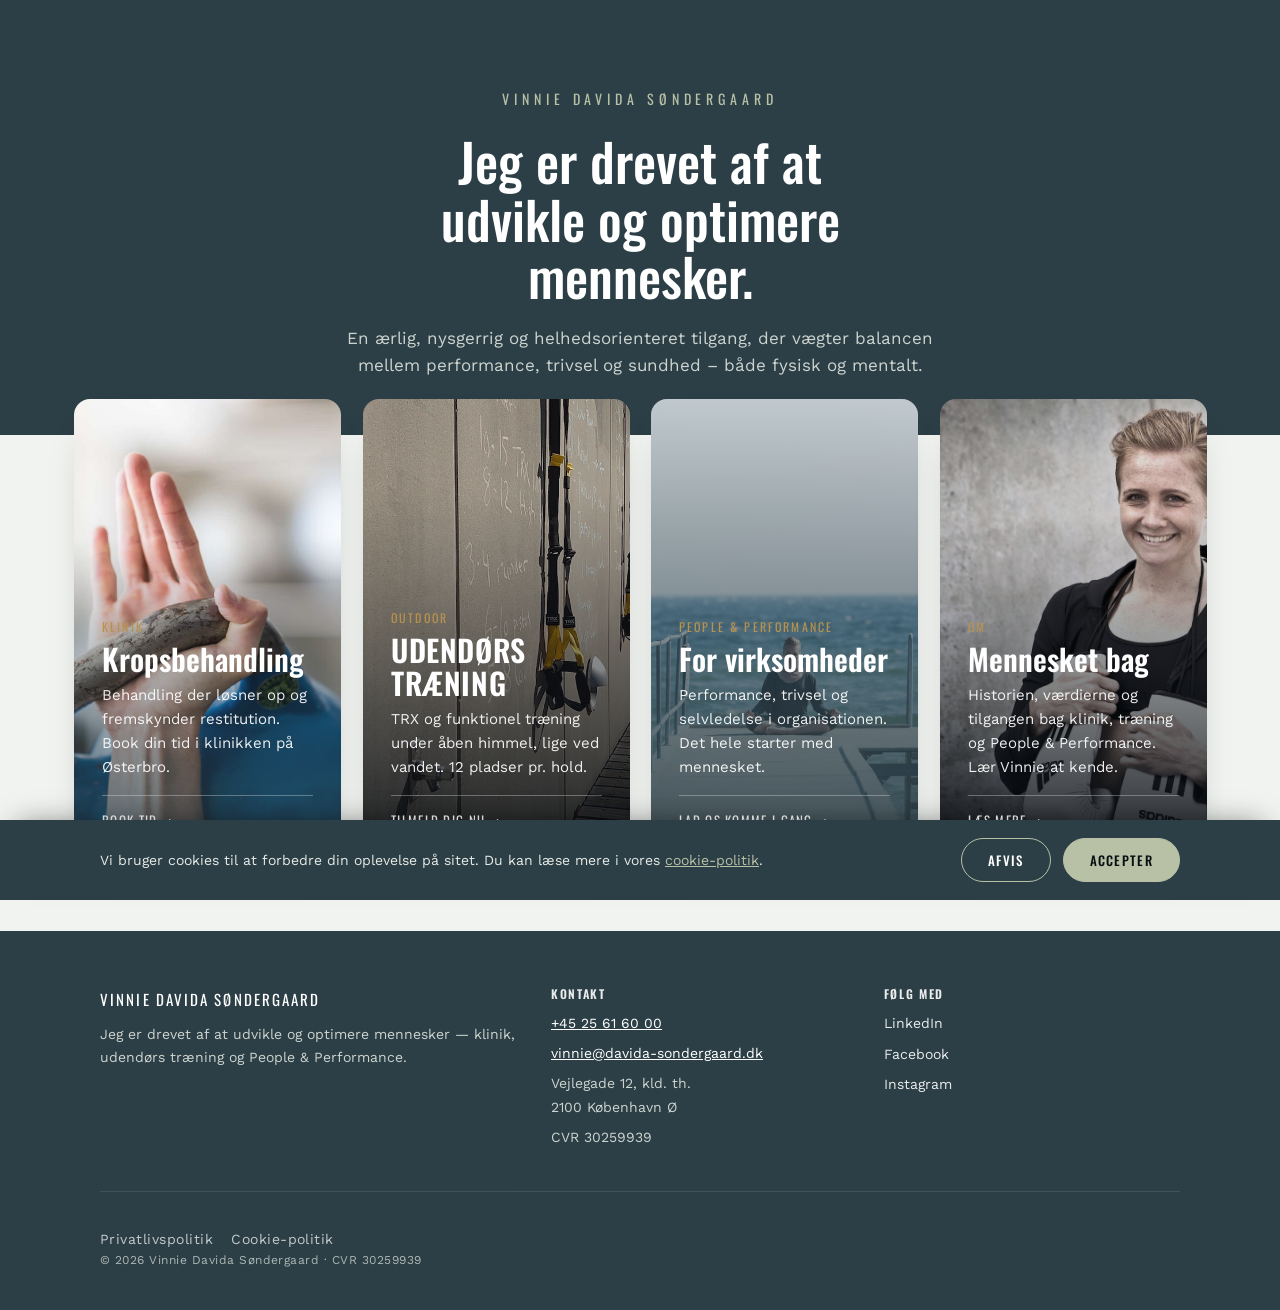
<file: index.html>
<!DOCTYPE html>
<html lang="da">
<head>
<meta charset="utf-8">
<meta name="viewport" content="width=device-width, initial-scale=1">
<!-- Set html.js before paint so .reveal start-state applies without a flash
     (progressive enhancement — see assets/js/reveal.js). -->
<script>document.documentElement.classList.add('js');</script>
<title>Vinnie Davida Søndergaard — Klinik, Workout & People & Performance</title>
<link rel="canonical" href="https://rhjensen79.github.io/davida/">
<meta name="description" content="Jeg er drevet af at udvikle og optimere mennesker — fysiurgisk massage, udendørs TRX-træning og People & Performance til mennesker og organisationer.">

<!-- Favicon -->
<link rel="icon" type="image/png" href="assets/images/source/favicon.png">
<link rel="apple-touch-icon" href="assets/images/source/favicon.png">
<meta name="theme-color" content="#2c3f46">

<!-- Open Graph -->
<meta property="og:type" content="website">
<meta property="og:site_name" content="Vinnie Davida Søndergaard">
<meta property="og:locale" content="da_DK">
<meta property="og:title" content="Vinnie Davida Søndergaard — Klinik, Workout & People & Performance">
<meta property="og:description" content="Jeg er drevet af at udvikle og optimere mennesker — fysiurgisk massage, udendørs TRX-træning og People & Performance til mennesker og organisationer.">
<meta property="og:url" content="https://rhjensen79.github.io/davida/">
<meta property="og:image" content="https://rhjensen79.github.io/davida/assets/images/source/vinnie-davida-soendergaard-photo-martin-kaufmann-dsc-3793.jpg">

<!-- Twitter -->
<meta name="twitter:card" content="summary_large_image">
<meta name="twitter:title" content="Vinnie Davida Søndergaard — Klinik, Workout & People & Performance">
<meta name="twitter:description" content="Jeg er drevet af at udvikle og optimere mennesker — fysiurgisk massage, udendørs TRX-træning og People & Performance til mennesker og organisationer.">
<meta name="twitter:image" content="https://rhjensen79.github.io/davida/assets/images/source/vinnie-davida-soendergaard-photo-martin-kaufmann-dsc-3793.jpg">
<!-- Preload the first (top-left) focus-tile image — the likely LCP element. -->
<link rel="preload" as="image" href="assets/images/source/vinnie-davida-soendergaard-photo-martin-kaufmann-dsc-4499.jpg">
<link rel="preconnect" href="https://fonts.googleapis.com">
<link rel="preconnect" href="https://fonts.gstatic.com" crossorigin>
<link href="https://fonts.googleapis.com/css2?family=Oswald:wght@300;400;500;600;700&family=Work+Sans:wght@300;400;500;600&display=swap" rel="stylesheet">
<link rel="stylesheet" href="assets/css/tokens.css">
<style>
  body { background: var(--c-wash); }
  header.hero {
    text-align: center; padding: 88px 24px 56px; background: var(--c-slate); color: #fff;
  }
  header.hero .brand {
    font-family: var(--font-head); text-transform: uppercase; letter-spacing: .35em;
    font-size: 14px; color: var(--c-sage); margin-bottom: 22px;
  }
  header.hero h1 {
    font-size: clamp(30px, 5vw, 52px); font-weight: 500; max-width: 16ch; margin: 0 auto .4em;
  }
  header.hero p { max-width: 56ch; margin: 0 auto; color: #cdd4cf; font-size: 17px; }

  /* Four equal focus tiles in a row (wraps to 2-up, then 1-up on smaller screens). */
  .focuses { max-width: 1180px; margin: -36px auto 0; padding: 0 24px 72px;
    display: grid; gap: 22px; grid-template-columns: repeat(4, 1fr); }
  @media (max-width: 980px){ .focuses { grid-template-columns: repeat(2, 1fr); } }
  @media (max-width: 560px){ .focuses { grid-template-columns: 1fr; } }
  .tile {
    position: relative; border-radius: 16px; overflow: hidden; text-decoration: none;
    min-height: 460px; display: flex; flex-direction: column; justify-content: flex-end;
    color: #fff; box-shadow: 0 20px 40px -24px rgba(0,0,0,.4);
    transition: transform .25s ease, box-shadow .25s ease;
  }
  .tile:hover { transform: translateY(-6px); box-shadow: 0 28px 54px -24px rgba(0,0,0,.5); }
  .tile .bg { position: absolute; inset: 0; background-size: cover; background-position: center; transition: transform .5s ease; }
  .tile:hover .bg { transform: scale(1.05); }
  .tile .veil { position: absolute; inset: 0; }
  .tile .body { position: relative; padding: 28px; }
  .tile .tag { font-family: var(--font-head); text-transform: uppercase; letter-spacing: .18em; font-size: 12px; color: var(--c-gold); }
  .tile h2 { font-size: 30px; margin: 6px 0 8px; }
  .tile p { margin: 0 0 16px; font-size: 15px; opacity: .92; max-width: 34ch; }
  .tile .go { font-family: var(--font-head); text-transform: uppercase; letter-spacing: .1em; font-size: 13px;
    border-top: 1px solid rgba(255,255,255,.3); padding-top: 14px; }

  /* Klinik — light & calm */
  .c-klinik .bg { background-image: url('assets/images/source/vinnie-davida-soendergaard-photo-martin-kaufmann-dsc-4499.jpg'); }
  .c-klinik .veil { background: linear-gradient(180deg, rgba(240,243,240,0) 30%, rgba(44,63,70,.78) 100%); }

  /* Workout — bold & dark */
  .c-workout .bg { background-image: url('assets/images/source/split-trx.jpg'); }
  .c-workout .veil { background: linear-gradient(180deg, rgba(8,13,18,.15) 20%, rgba(8,13,18,.88) 100%); }
  .c-workout h2 { text-transform: uppercase; letter-spacing: .02em; }

  /* People & Performance — refined slate */
  .c-pp .bg { background-image: url('assets/images/source/vinnie-davida-soendergaard-photo-martin-kaufmann-dsc-3914-1.jpg'); }
  .c-pp .veil { background: linear-gradient(180deg, rgba(44,63,70,.25) 0%, rgba(44,63,70,.92) 100%); }

  /* Om — same image-tile style and size as the other three. */
  .c-om .bg { background-image: url('assets/images/source/vinnie-davida-soendergaard-portrait-muusfoto.jpg');
    background-position: center top; }
  .c-om .veil { background: linear-gradient(180deg, rgba(8,13,18,.12) 25%, rgba(8,13,18,.9) 100%); }

  /* Landing footer tone: dark slate, on the pale-green page */
  .site-footer { --foot-bg: var(--c-slate); --foot-fg: #cdd4cf; --foot-head: #fff; --foot-link: #fff; }
</style>

<!-- Structured data (#23): the person/brand behind all three focuses. -->
<script type="application/ld+json">
{
  "@context": "https://schema.org",
  "@type": "Person",
  "name": "Vinnie Davida Søndergaard",
  "url": "https://rhjensen79.github.io/davida/",
  "image": "https://rhjensen79.github.io/davida/assets/images/source/vinnie-davida-soendergaard-portrait-muusfoto.jpg",
  "jobTitle": "Fysiurgisk massør, træner & people-and-performance-rådgiver",
  "description": "Jeg er drevet af at udvikle og optimere mennesker — fysiurgisk massage, udendørs TRX-træning og People & Performance til mennesker og organisationer.",
  "telephone": "+4525616000",
  "email": "vinnie@davida-sondergaard.dk",
  "address": {
    "@type": "PostalAddress",
    "streetAddress": "Vejlegade 12, kld. th.",
    "postalCode": "2100",
    "addressLocality": "København Ø",
    "addressCountry": "DK"
  },
  "sameAs": [
    "https://www.facebook.com/lifepoweredthroughinside",
    "https://www.instagram.com/vinnie_davida_sondergaard"
  ],
  "knowsAbout": ["Fysiurgisk massage", "TRX", "Funktionel træning", "Performance", "Trivsel", "Selvledelse"]
}
</script>
</head>
<body>
  <header class="hero">
    <div class="brand">Vinnie Davida Søndergaard</div>
    <h1>Jeg er drevet af at udvikle og optimere mennesker.</h1>
    <p>En ærlig, nysgerrig og helhedsorienteret tilgang, der vægter balancen mellem performance, trivsel og sundhed – både fysisk og mentalt.</p>
  </header>

  <main class="focuses reveal-stagger">
    <a class="tile c-klinik reveal" href="klinik/">
      <div class="bg"></div><div class="veil"></div>
      <div class="body">
        <div class="tag">Klinik</div>
        <h2>Kropsbehandling</h2>
        <p>Behandling der løsner op og fremskynder restitution. Book din tid i klinikken på Østerbro.</p>
        <div class="go">Book tid →</div>
      </div>
    </a>

    <a class="tile c-workout reveal" href="workout/">
      <div class="bg"></div><div class="veil"></div>
      <div class="body">
        <div class="tag">Outdoor</div>
        <h2>Udendørs træning</h2>
        <p>TRX og funktionel træning under åben himmel, lige ved vandet. 12 pladser pr. hold.</p>
        <div class="go">Tilmeld dig nu →</div>
      </div>
    </a>

    <a class="tile c-pp reveal" href="people-performance/">
      <div class="bg"></div><div class="veil"></div>
      <div class="body">
        <div class="tag">People &amp; Performance</div>
        <h2>For virksomheder</h2>
        <p>Performance, trivsel og selvledelse i organisationen. Det hele starter med mennesket.</p>
        <div class="go">Lad os komme i gang →</div>
      </div>
    </a>

    <a class="tile c-om reveal" href="om/">
      <div class="bg"></div><div class="veil"></div>
      <div class="body">
        <div class="tag">Om</div>
        <h2>Mennesket bag</h2>
        <p>Historien, værdierne og tilgangen bag klinik, træning og People &amp; Performance. Lær Vinnie at kende.</p>
        <div class="go">Læs mere →</div>
      </div>
    </a>
  </main>

  <!-- ===================================================================
       CANONICAL SHARED FOOTER (see assets/css/tokens.css .site-footer)
       This exact markup is duplicated on all four pages. Keep it identical;
       only the asset/href path prefix differs ("" on the hub, "../" on
       sub-sites) and tone is set via the .site-footer custom properties in
       each page's <style>.
       =================================================================== -->
  <footer class="site-footer">
    <div class="foot-inner">
      <div>
        <p class="foot-brand">Vinnie Davida Søndergaard</p>
        <p>Jeg er drevet af at udvikle og optimere mennesker — klinik, udendørs træning og People &amp; Performance.</p>
      </div>
      <div>
        <h4>Kontakt</h4>
        <p><a href="tel:+4525616000">+45 25 61 60 00</a></p>
        <p><a href="mailto:vinnie@davida-sondergaard.dk">vinnie@davida-sondergaard.dk</a></p>
        <p>Vejlegade 12, kld. th.<br>2100 København Ø</p>
        <p>CVR 30259939</p>
      </div>
      <div>
        <h4>Følg med</h4>
        <div class="social">
          <a href="https://www.linkedin.com/search/results/all/?keywords=Vinnie%20Davida%20S%C3%B8ndergaard" target="_blank" rel="noopener">LinkedIn</a>
          <a href="https://www.facebook.com/lifepoweredthroughinside" target="_blank" rel="noopener">Facebook</a>
          <a href="https://www.instagram.com/vinnie_davida_sondergaard" target="_blank" rel="noopener">Instagram</a>
        </div>
      </div>
    </div>
    <div class="foot-base">
      <div class="foot-legal">
        <a href="privatlivspolitik.html">Privatlivspolitik</a>
        <a href="cookie-politik.html">Cookie-politik</a>
      </div>
      © <span id="year">2026</span> Vinnie Davida Søndergaard · CVR 30259939
    </div>
  </footer>
  <script src="assets/js/nav.js" defer></script>
  <script src="assets/js/reveal.js" defer></script>
  <script src="assets/js/cookie.js" data-path-prefix="" defer></script>
</body>
</html>
</file>
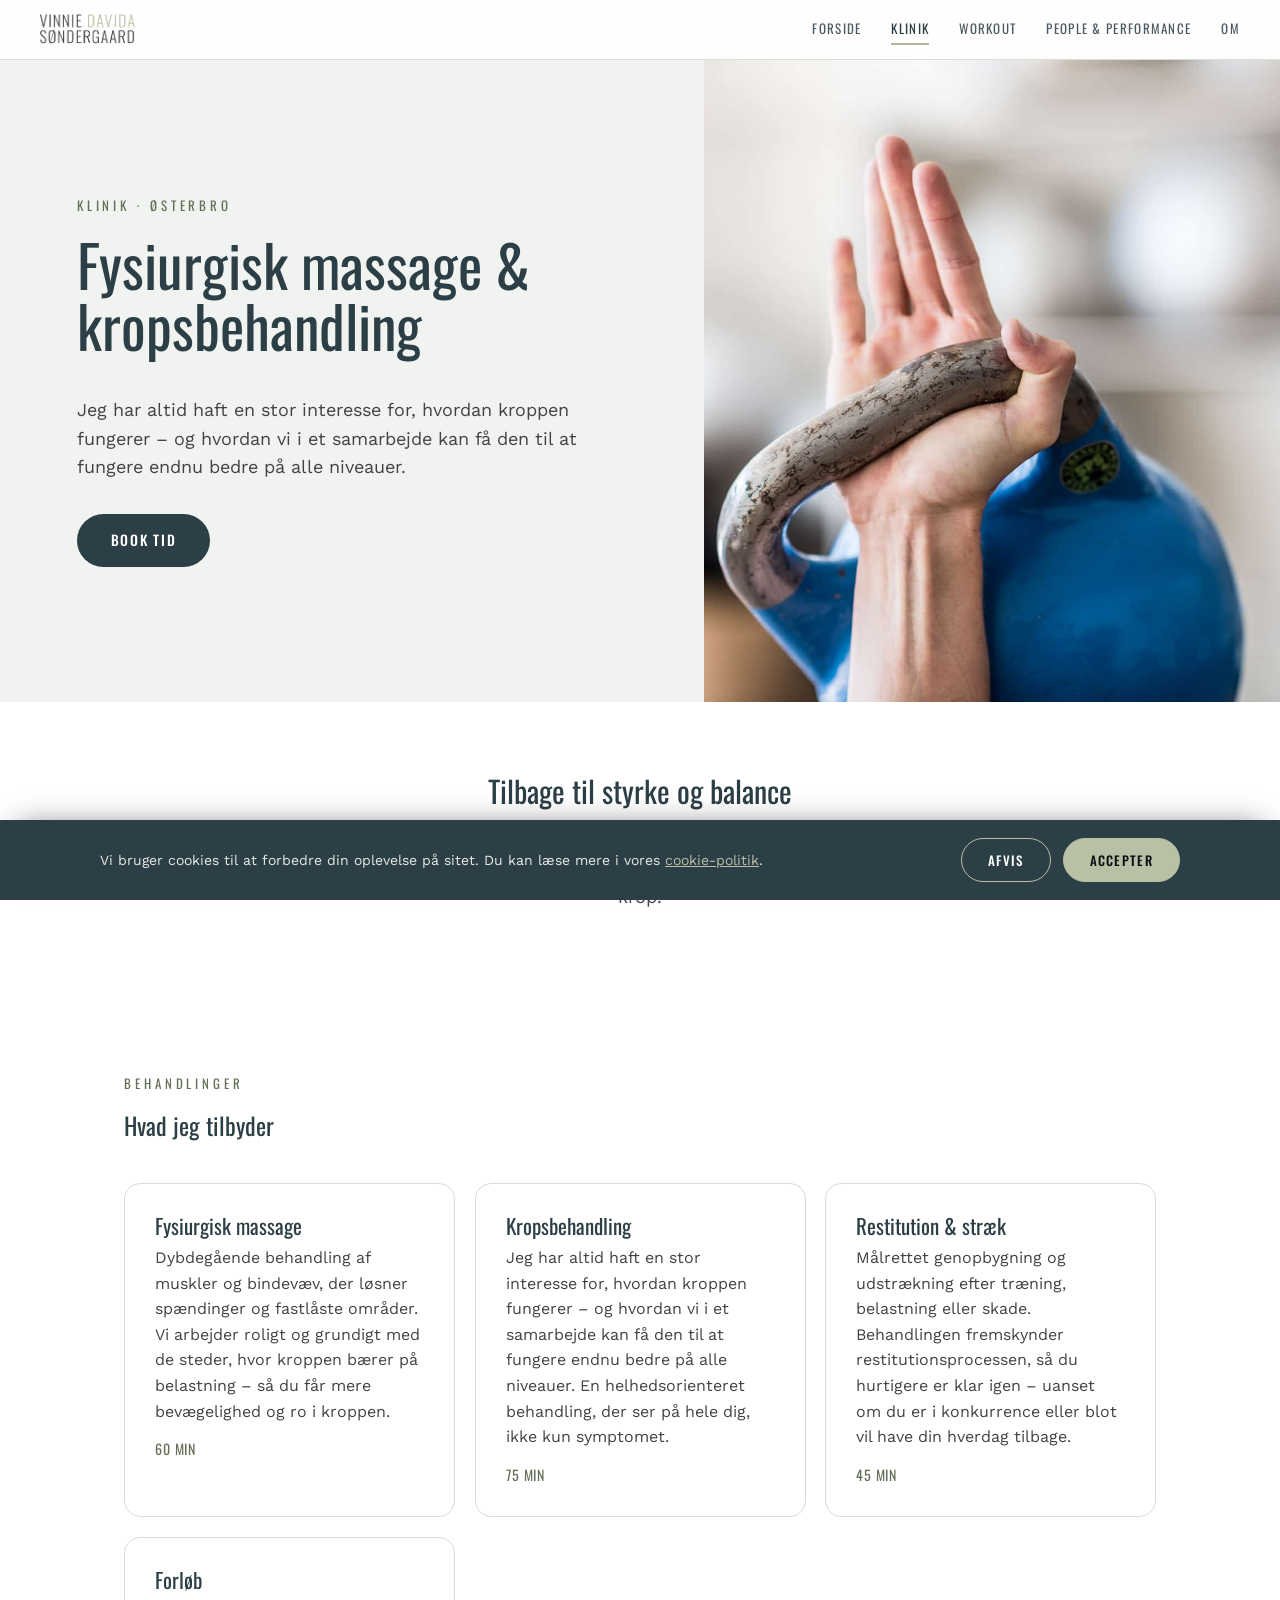
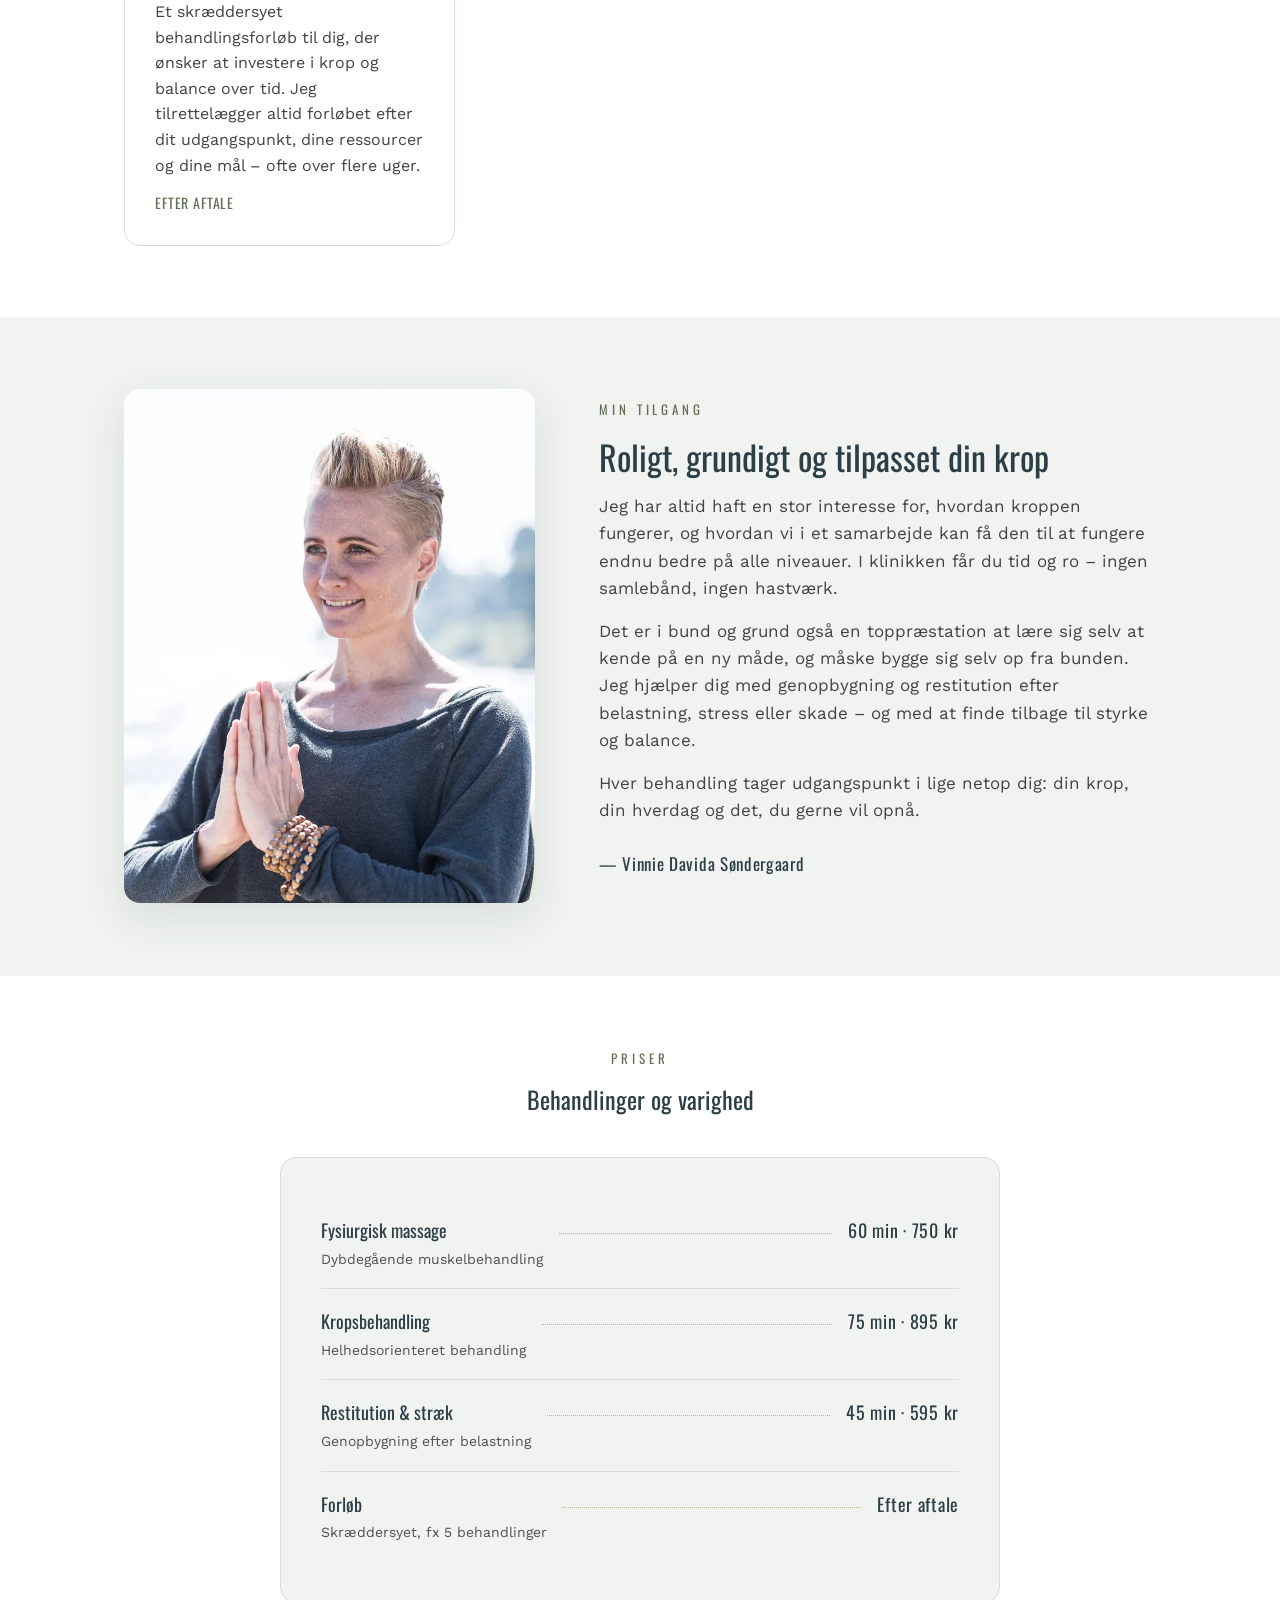
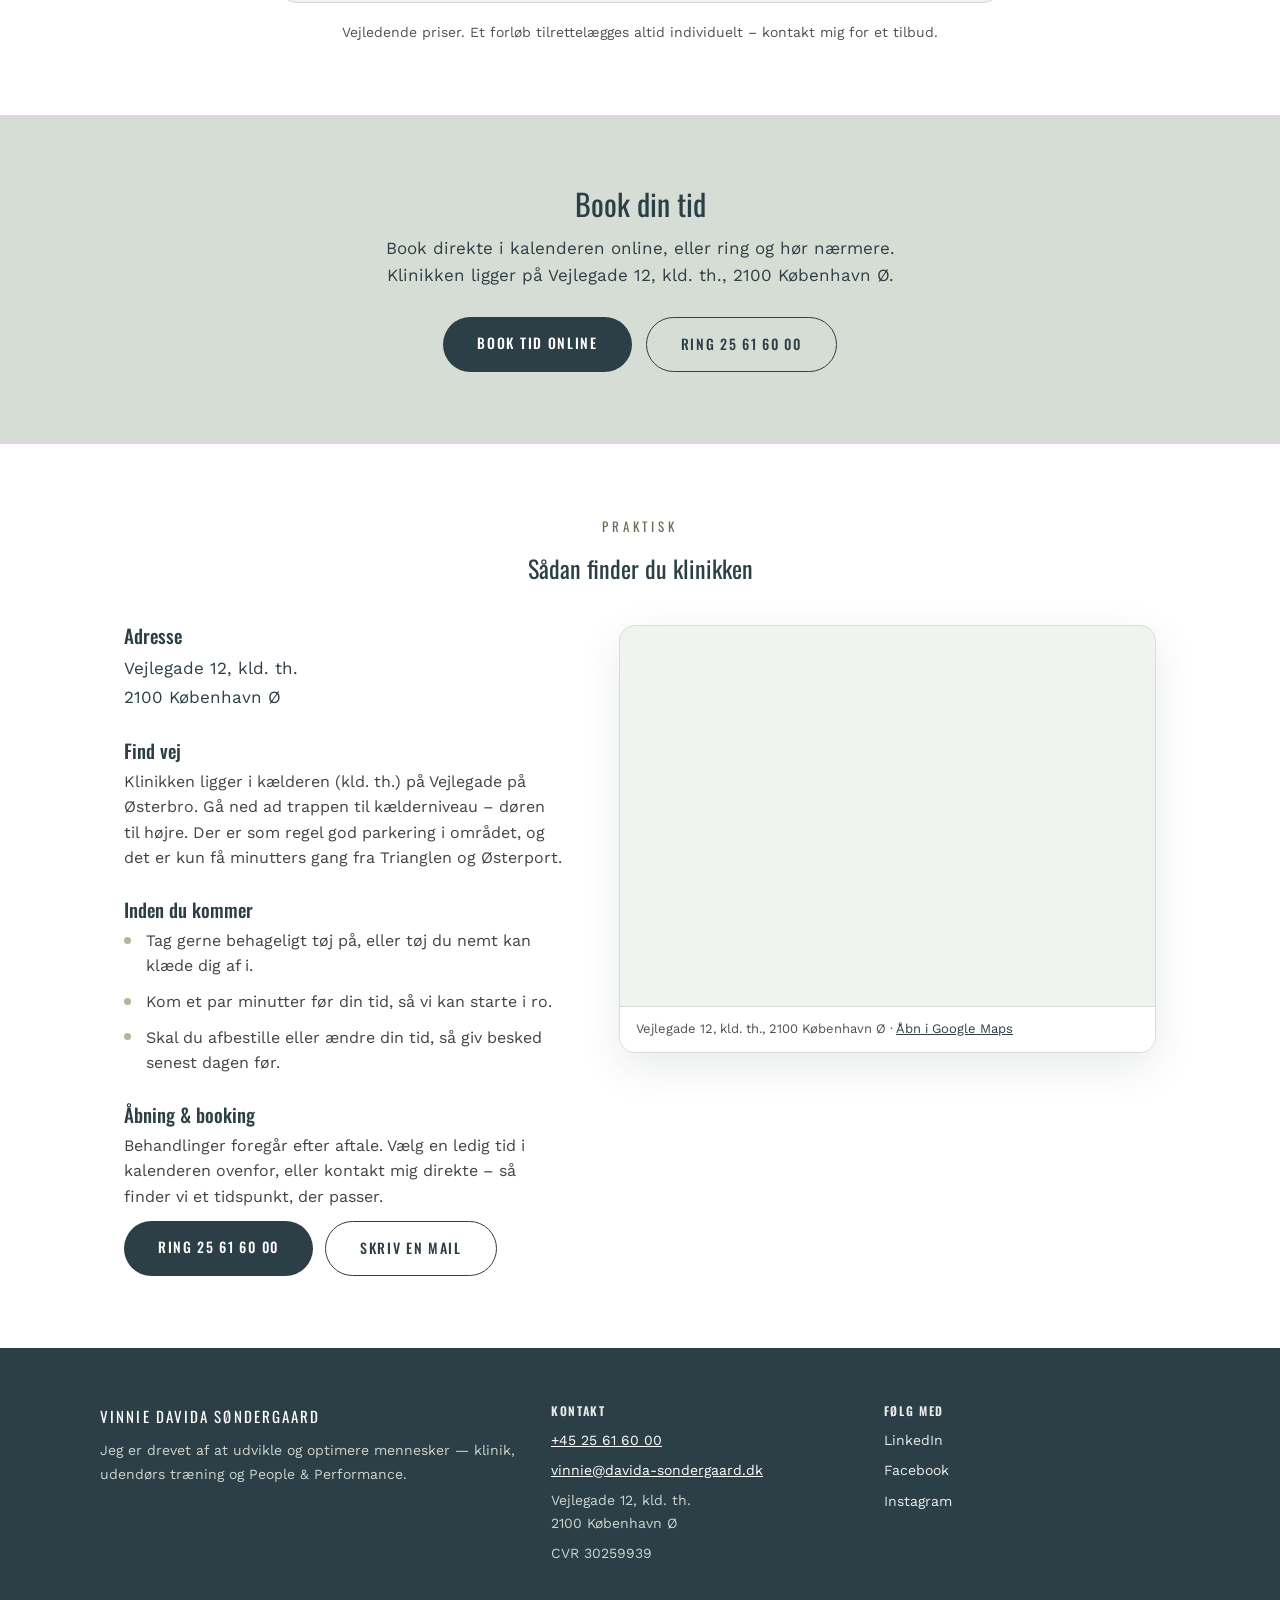
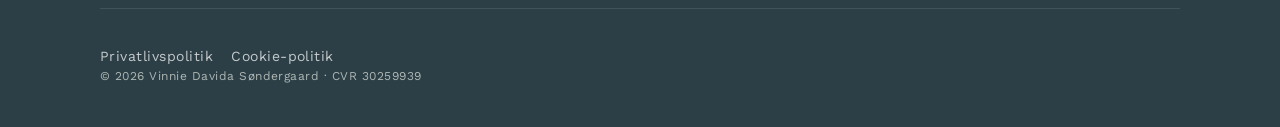
<file: klinik/index.html>
<!DOCTYPE html>
<html lang="da">
<head>
<meta charset="utf-8">
<meta name="viewport" content="width=device-width, initial-scale=1">
<script>document.documentElement.classList.add('js');</script>
<title>Klinik — Fysiurgisk massage | Vinnie Davida Søndergaard</title>
<link rel="canonical" href="https://rhjensen79.github.io/davida/klinik/">
<meta name="description" content="Fysiurgisk massage og kropsbehandling i en rolig klinik på Østerbro, København. Book din tid online.">

<!-- Favicon -->
<link rel="icon" type="image/png" href="../assets/images/source/favicon.png">
<link rel="apple-touch-icon" href="../assets/images/source/favicon.png">
<meta name="theme-color" content="#d6ddd5">

<!-- Open Graph -->
<meta property="og:type" content="website">
<meta property="og:site_name" content="Vinnie Davida Søndergaard">
<meta property="og:locale" content="da_DK">
<meta property="og:title" content="Klinik — Fysiurgisk massage | Vinnie Davida Søndergaard">
<meta property="og:description" content="Fysiurgisk massage og kropsbehandling i en rolig klinik på Østerbro, København. Book din tid online.">
<meta property="og:url" content="https://rhjensen79.github.io/davida/klinik/">
<meta property="og:image" content="https://rhjensen79.github.io/davida/assets/images/source/vinnie-davida-soendergaard-photo-martin-kaufmann-dsc-4499.jpg">

<!-- Twitter -->
<meta name="twitter:card" content="summary_large_image">
<meta name="twitter:title" content="Klinik — Fysiurgisk massage | Vinnie Davida Søndergaard">
<meta name="twitter:description" content="Fysiurgisk massage og kropsbehandling i en rolig klinik på Østerbro, København. Book din tid online.">
<meta name="twitter:image" content="https://rhjensen79.github.io/davida/assets/images/source/vinnie-davida-soendergaard-photo-martin-kaufmann-dsc-4499.jpg">
<!-- Preload the hero photo (a CSS background, otherwise discovered late) — the LCP element. -->
<link rel="preload" as="image" href="../assets/images/source/vinnie-davida-soendergaard-photo-martin-kaufmann-dsc-4499.jpg">
<link rel="preconnect" href="https://fonts.googleapis.com">
<link rel="preconnect" href="https://fonts.gstatic.com" crossorigin>
<link href="https://fonts.googleapis.com/css2?family=Oswald:wght@300;400;500;600&family=Work+Sans:wght@300;400;500&display=swap" rel="stylesheet">
<link rel="stylesheet" href="../assets/css/tokens.css">
<style>
  /* Klinik tone: calm, clean, airy, healing */
  body { background: var(--c-wash); color: var(--c-slate); }
  h1, h2, h3 { font-weight: 400; color: var(--c-slate); }

  .hero { display: grid; grid-template-columns: 1.1fr .9fr; min-height: 78vh; }
  .hero .text { display: flex; flex-direction: column; justify-content: center; padding: 80px clamp(24px,6vw,96px); }
  .hero .photo { background: url('../assets/images/source/vinnie-davida-soendergaard-photo-martin-kaufmann-dsc-4499.jpg') center/cover; }
  .hero h1 { font-size: clamp(34px, 5vw, 58px); line-height: 1.05; margin-bottom: 22px; }
  .hero p { font-size: 18px; color: var(--c-text); max-width: 46ch; margin-bottom: 32px; }

  .intro { background: #fff; }
  .intro .wrap { max-width: 720px; text-align: center; }
  .intro h2 { font-size: 30px; margin-bottom: 18px; }
  .intro p { font-size: 18px; color: var(--c-text); }

  .treatments { background: #fff; }
  .treatments .grid { display: grid; gap: 20px; grid-template-columns: repeat(auto-fit,minmax(250px,1fr)); }
  .card h3 { font-size: 21px; margin-bottom: 8px; }
  .card p { color: var(--c-text); margin: 0 0 14px; }
  .card .meta { font-family: var(--font-head); color: var(--c-eyebrow); font-size: 14px; letter-spacing: .06em; text-transform: uppercase; }

  /* Approach / about the clinic — warm, calm two-column block */
  .approach { background: var(--c-wash); }
  .approach .grid { display: grid; gap: clamp(32px,5vw,64px); grid-template-columns: .85fr 1.15fr; align-items: center; }
  .approach .photo { border-radius: 16px; overflow: hidden; box-shadow: 0 14px 40px rgba(44,63,70,.12); }
  .approach .photo img { width: 100%; height: 100%; object-fit: cover; aspect-ratio: 4/5; }
  .approach h2 { font-size: clamp(26px,3.4vw,34px); margin-bottom: 18px; }
  .approach p { font-size: 17px; color: var(--c-text); margin: 0 0 16px; max-width: 56ch; }
  .approach .signature { font-family: var(--font-head); color: var(--c-slate); letter-spacing: .04em; margin-top: 26px; }
  @media (max-width: 760px){ .approach .grid { grid-template-columns: 1fr; } }

  /* Pricing — clean, editable price list */
  .pricing { background: #fff; }
  .pricing .price-list { max-width: 720px; margin: 0 auto; background: var(--c-wash); border: 1px solid var(--c-sage-light); border-radius: 16px; padding: clamp(20px,4vw,40px); }
  .pricing .price-row { display: flex; align-items: baseline; justify-content: space-between; gap: 16px; padding: 18px 0; border-bottom: 1px solid var(--c-sage-light); }
  .pricing .price-row:last-child { border-bottom: 0; }
  .pricing .price-row .name { font-family: var(--font-head); font-size: 18px; color: var(--c-slate); }
  .pricing .price-row .name small { display: block; font-family: var(--font-body); font-size: 14px; color: var(--c-text-soft); text-transform: none; letter-spacing: 0; margin-top: 3px; }
  .pricing .price-row .dots { flex: 1; border-bottom: 1px dotted var(--c-sage-muted); transform: translateY(-4px); min-width: 16px; }
  .pricing .price-row .amount { font-family: var(--font-head); font-size: 18px; color: var(--c-slate); white-space: nowrap; letter-spacing: .04em; }
  .pricing .price-note { max-width: 720px; margin: 18px auto 0; font-size: 14px; color: var(--c-text-soft); text-align: center; }
  @media (max-width: 520px){ .pricing .price-row .dots { display: none; } }

  .booking { background: var(--c-sage-light); text-align: center; }
  .booking h2 { font-size: 30px; }
  .booking p { font-size: 17px; max-width: 48ch; margin: 0 auto 28px; }
  .booking .actions { display: flex; gap: 14px; justify-content: center; flex-wrap: wrap; }

  /* ── Booking overlay (EZME calendar in a lightbox) ─────────────────────── */
  .booking-modal {
    position: fixed; inset: 0; z-index: 100;
    display: flex; align-items: center; justify-content: center;
    padding: clamp(12px, 4vw, 40px);
  }
  .booking-modal[hidden] { display: none; }
  .booking-modal__backdrop {
    position: absolute; inset: 0;
    background: rgba(44, 63, 70, .55);
    backdrop-filter: blur(2px); -webkit-backdrop-filter: blur(2px);
    opacity: 0; transition: opacity .28s ease;
  }
  .booking-modal__dialog {
    position: relative; z-index: 1;
    width: min(560px, 100%); max-height: 92vh;
    display: flex; flex-direction: column;
    background: #fff; border-radius: 18px; overflow: hidden;
    box-shadow: 0 24px 70px rgba(44, 63, 70, .32);
    opacity: 0; transform: translateY(14px) scale(.98);
    transition: opacity .28s ease, transform .28s ease;
  }
  .booking-modal.is-open .booking-modal__backdrop { opacity: 1; }
  .booking-modal.is-open .booking-modal__dialog { opacity: 1; transform: none; }
  .booking-modal__close {
    position: absolute; top: 10px; right: 12px; z-index: 2;
    width: 40px; height: 40px; border-radius: 999px; cursor: pointer;
    background: rgba(255, 255, 255, .92); border: 1px solid var(--c-sage-light);
    color: var(--c-slate); font-size: 24px; line-height: 1;
    display: inline-flex; align-items: center; justify-content: center;
    transition: background .2s, border-color .2s;
  }
  .booking-modal__close:hover { background: var(--c-sage-light); border-color: var(--c-sage); }
  .booking-modal__frame { flex: 1; min-height: 0; }
  .booking-modal__iframe {
    display: block; width: 100%; height: min(760px, 92vh);
    border: 0; background: #fff;
  }
  @media (prefers-reduced-motion: reduce) {
    .booking-modal__backdrop, .booking-modal__dialog { transition: none; }
  }

  /* ── Practical info: address, map & how to find the clinic (issue #9) ───── */
  .practical { background: #fff; }
  .practical .grid {
    display: grid; gap: clamp(28px, 5vw, 56px);
    grid-template-columns: .9fr 1.1fr; align-items: start;
  }
  @media (max-width: 760px){ .practical .grid { grid-template-columns: 1fr; } }

  .practical .info h3 {
    font-family: var(--font-head); font-weight: 500; font-size: 19px;
    color: var(--c-slate); margin: 0 0 8px;
  }
  .practical .info .block { margin-bottom: 28px; }
  .practical .info .block:last-child { margin-bottom: 0; }
  .practical .info address {
    font-style: normal; font-size: 17px; line-height: 1.7; color: var(--c-slate);
  }
  .practical .info p { font-size: 16px; color: var(--c-text); margin: 0 0 12px; max-width: 52ch; }
  .practical .info p:last-child { margin-bottom: 0; }
  .practical .info ul {
    list-style: none; padding: 0; margin: 0;
    font-size: 16px; color: var(--c-text); line-height: 1.6;
  }
  .practical .info ul li { position: relative; padding-left: 22px; margin-bottom: 10px; }
  .practical .info ul li:last-child { margin-bottom: 0; }
  .practical .info ul li::before {
    content: ""; position: absolute; left: 0; top: .55em;
    width: 7px; height: 7px; border-radius: 999px; background: var(--c-sage-muted);
  }
  .practical .contact-actions { display: flex; gap: 12px; flex-wrap: wrap; margin-top: 6px; }

  /* Map: rounded card framing the embed; placeholder fallback if not embedded */
  .practical .map {
    border-radius: 16px; overflow: hidden;
    border: 1px solid var(--c-sage-light);
    box-shadow: 0 14px 40px rgba(44,63,70,.10);
    background: var(--c-wash);
    min-height: 340px; position: relative;
  }
  .practical .map iframe { display: block; width: 100%; height: 100%; min-height: 380px; border: 0; }
  .practical .map .map-caption {
    font-size: 13px; color: var(--c-text-soft);
    padding: 12px 16px; background: #fff; border-top: 1px solid var(--c-sage-light);
  }
  .practical .map .map-caption a { color: var(--c-slate); }

  /* Klinik tone: light, calm top-nav; dark slate footer */
  .site-nav { --nav-bg: rgba(255,255,255,.92); --nav-fg: var(--c-slate); --nav-border: var(--c-sage-light); --nav-accent: var(--c-sage-muted); }
  .site-footer { --foot-bg: var(--c-slate); --foot-fg: #cdd4cf; --foot-head: #fff; --foot-link: #fff; }
  /* offset first section for the fixed nav */
  .hero { padding-top: 60px; }
  @media (max-width: 760px){ .hero { grid-template-columns: 1fr; } .hero .photo { min-height: 320px; order: -1; } }
</style>

<!-- Structured data (#23): the clinic as a local business, for local SEO. -->
<script type="application/ld+json">
{
  "@context": "https://schema.org",
  "@type": "MedicalBusiness",
  "name": "Vinnie Davida Søndergaard — Klinik",
  "description": "Fysiurgisk massage og kropsbehandling i en rolig klinik på Østerbro, København.",
  "url": "https://rhjensen79.github.io/davida/klinik/",
  "image": "https://rhjensen79.github.io/davida/assets/images/source/vinnie-davida-soendergaard-photo-martin-kaufmann-dsc-4499.jpg",
  "telephone": "+4525616000",
  "email": "vinnie@davida-sondergaard.dk",
  "priceRange": "$$",
  "address": {
    "@type": "PostalAddress",
    "streetAddress": "Vejlegade 12, kld. th.",
    "postalCode": "2100",
    "addressLocality": "København Ø",
    "addressCountry": "DK"
  },
  "geo": {
    "@type": "GeoCoordinates",
    "latitude": 55.7066,
    "longitude": 12.5780
  },
  "openingHoursSpecification": {
    "@type": "OpeningHoursSpecification",
    "dayOfWeek": ["Monday", "Tuesday", "Wednesday", "Thursday", "Friday"],
    "description": "Behandlinger foregår efter aftale."
  },
  "makesOffer": [
    { "@type": "Offer", "itemOffered": { "@type": "Service", "name": "Fysiurgisk massage" } },
    { "@type": "Offer", "itemOffered": { "@type": "Service", "name": "Kropsbehandling" } },
    { "@type": "Offer", "itemOffered": { "@type": "Service", "name": "Restitution & stræk" } }
  ]
}
</script>
</head>
<body class="focus-klinik">
  <!-- ===================================================================
       CANONICAL SHARED TOP-NAV (sub-sites) — see .site-nav in tokens.css.
       Identical structure on klinik / workout / people-performance; the brand
       wordmark (logolight.png) is the same everywhere — dark text reads as-is on
       the light Klinik nav, and is inverted to white on the dark Workout / P&P
       navs via CSS (see .focus-workout/.focus-pp .site-nav .brand img in
       tokens.css). Only which link carries .is-current differs per page.
       =================================================================== -->
  <nav class="site-nav">
    <a class="brand" href="../" aria-label="Vinnie Davida Søndergaard — forside">
      <img src="../assets/images/source/logolight.png" alt="Vinnie Davida Søndergaard">
    </a>
    <button class="nav-toggle" type="button" aria-label="Åbn menu" aria-expanded="false" aria-controls="primary-nav">
      <span class="bars" aria-hidden="true"></span>
    </button>
    <div class="nav-links" id="primary-nav">
      <a href="../">Forside</a>
      <a href="../klinik/" class="is-current">Klinik</a>
      <a href="../workout/">Workout</a>
      <a href="../people-performance/">People &amp; Performance</a>
      <a href="../om/">Om</a>
    </div>
  </nav>

  <header class="hero">
    <div class="text">
      <div class="eyebrow">Klinik · Østerbro</div>
      <h1>Fysiurgisk massage &amp; kropsbehandling</h1>
      <p>Jeg har altid haft en stor interesse for, hvordan kroppen fungerer – og hvordan vi i et samarbejde kan få den til at fungere endnu bedre på alle niveauer.</p>
      <div><a class="btn" href="https://ezme.io/c/Tf/eSrT" target="_blank" rel="noopener" data-booking>Book tid</a></div>
    </div>
    <div class="photo" role="img" aria-label="Kropsbehandling"></div>
  </header>

  <section class="section intro">
    <div class="wrap">
      <h2>Tilbage til styrke og balance</h2>
      <p>Behandlingen løsner op, fremskynder restitutionsprocessen og hjælper dig tilbage efter belastning, stress eller skade. Roligt, grundigt og tilpasset din krop.</p>
    </div>
  </section>

  <section class="section treatments" id="behandlinger">
    <div class="wrap">
      <div class="section-head">
        <div class="eyebrow">Behandlinger</div>
        <h2>Hvad jeg tilbyder</h2>
      </div>
      <div class="grid reveal-stagger">
        <div class="card reveal">
          <h3>Fysiurgisk massage</h3>
          <p>Dybdegående behandling af muskler og bindevæv, der løsner spændinger og fastlåste områder. Vi arbejder roligt og grundigt med de steder, hvor kroppen bærer på belastning – så du får mere bevægelighed og ro i kroppen.</p>
          <div class="meta">60 min</div>
        </div>
        <div class="card reveal">
          <h3>Kropsbehandling</h3>
          <p>Jeg har altid haft en stor interesse for, hvordan kroppen fungerer – og hvordan vi i et samarbejde kan få den til at fungere endnu bedre på alle niveauer. En helhedsorienteret behandling, der ser på hele dig, ikke kun symptomet.</p>
          <div class="meta">75 min</div>
        </div>
        <div class="card reveal">
          <h3>Restitution &amp; stræk</h3>
          <p>Målrettet genopbygning og udstrækning efter træning, belastning eller skade. Behandlingen fremskynder restitutionsprocessen, så du hurtigere er klar igen – uanset om du er i konkurrence eller blot vil have din hverdag tilbage.</p>
          <div class="meta">45 min</div>
        </div>
        <div class="card reveal">
          <h3>Forløb</h3>
          <p>Et skræddersyet behandlingsforløb til dig, der ønsker at investere i krop og balance over tid. Jeg tilrettelægger altid forløbet efter dit udgangspunkt, dine ressourcer og dine mål – ofte over flere uger.</p>
          <div class="meta">Efter aftale</div>
        </div>
      </div>
    </div>
  </section>

  <section class="section approach" id="tilgang">
    <div class="wrap">
      <div class="grid reveal-stagger">
        <div class="photo reveal">
          <img src="../assets/images/klinik-balance.webp"
               alt="Vinnie Davida Søndergaard – ro, balance og nærvær" loading="lazy" width="734" height="1100">
        </div>
        <div class="text reveal">
          <div class="eyebrow">Min tilgang</div>
          <h2>Roligt, grundigt og tilpasset din krop</h2>
          <p>Jeg har altid haft en stor interesse for, hvordan kroppen fungerer, og hvordan vi i et samarbejde kan få den til at fungere endnu bedre på alle niveauer. I klinikken får du tid og ro – ingen samlebånd, ingen hastværk.</p>
          <p>Det er i bund og grund også en toppræstation at lære sig selv at kende på en ny måde, og måske bygge sig selv op fra bunden. Jeg hjælper dig med genopbygning og restitution efter belastning, stress eller skade – og med at finde tilbage til styrke og balance.</p>
          <p>Hver behandling tager udgangspunkt i lige netop dig: din krop, din hverdag og det, du gerne vil opnå.</p>
          <p class="signature">— Vinnie Davida Søndergaard</p>
        </div>
      </div>
    </div>
  </section>

  <section class="section pricing" id="priser">
    <div class="wrap">
      <div class="section-head" style="margin-inline:auto;text-align:center;max-width:560px">
        <div class="eyebrow">Priser</div>
        <h2>Behandlinger og varighed</h2>
      </div>
      <!-- Placeholder prices — rediger frit her. Format: navn / varighed / pris. -->
      <div class="price-list reveal">
        <div class="price-row">
          <span class="name">Fysiurgisk massage <small>Dybdegående muskelbehandling</small></span>
          <span class="dots" aria-hidden="true"></span>
          <span class="amount">60 min · 750 kr</span>
        </div>
        <div class="price-row">
          <span class="name">Kropsbehandling <small>Helhedsorienteret behandling</small></span>
          <span class="dots" aria-hidden="true"></span>
          <span class="amount">75 min · 895 kr</span>
        </div>
        <div class="price-row">
          <span class="name">Restitution &amp; stræk <small>Genopbygning efter belastning</small></span>
          <span class="dots" aria-hidden="true"></span>
          <span class="amount">45 min · 595 kr</span>
        </div>
        <div class="price-row">
          <span class="name">Forløb <small>Skræddersyet, fx 5 behandlinger</small></span>
          <span class="dots" aria-hidden="true"></span>
          <span class="amount">Efter aftale</span>
        </div>
      </div>
      <p class="price-note">Vejledende priser. Et forløb tilrettelægges altid individuelt – kontakt mig for et tilbud.</p>
    </div>
  </section>

  <section class="section booking" id="book">
    <div class="wrap">
      <h2>Book din tid</h2>
      <p>Book direkte i kalenderen online, eller ring og hør nærmere. Klinikken ligger på Vejlegade 12, kld. th., 2100 København Ø.</p>
      <div class="actions">
        <a class="btn" href="https://ezme.io/c/Tf/eSrT" target="_blank" rel="noopener" data-booking>Book tid online</a>
        <a class="btn ghost" href="tel:+4525616000">Ring 25 61 60 00</a>
      </div>
    </div>
  </section>

  <section class="section practical" id="praktisk">
    <div class="wrap">
      <div class="section-head" style="margin-inline:auto;text-align:center;max-width:560px">
        <div class="eyebrow">Praktisk</div>
        <h2>Sådan finder du klinikken</h2>
      </div>
      <div class="grid reveal-stagger">
        <div class="info reveal">
          <div class="block">
            <h3>Adresse</h3>
            <address>
              Vejlegade 12, kld. th.<br>
              2100 København Ø
            </address>
          </div>

          <div class="block">
            <h3>Find vej</h3>
            <p>Klinikken ligger i kælderen (kld. th.) på Vejlegade på Østerbro. Gå ned ad trappen til kælderniveau – døren til højre. Der er som regel god parkering i området, og det er kun få minutters gang fra Trianglen og Østerport.</p>
          </div>

          <div class="block">
            <h3>Inden du kommer</h3>
            <ul>
              <li>Tag gerne behageligt tøj på, eller tøj du nemt kan klæde dig af i.</li>
              <li>Kom et par minutter før din tid, så vi kan starte i ro.</li>
              <li>Skal du afbestille eller ændre din tid, så giv besked senest dagen før.</li>
            </ul>
          </div>

          <div class="block">
            <h3>Åbning &amp; booking</h3>
            <p>Behandlinger foregår efter aftale. Vælg en ledig tid i kalenderen ovenfor, eller kontakt mig direkte – så finder vi et tidspunkt, der passer.</p>
            <div class="contact-actions">
              <a class="btn" href="tel:+4525616000">Ring 25 61 60 00</a>
              <a class="btn ghost" href="mailto:vinnie@davida-sondergaard.dk?subject=Sp%C3%B8rgsm%C3%A5l%20-%20klinik">Skriv en mail</a>
            </div>
          </div>
        </div>

        <div class="map reveal">
          <iframe
            title="Kort over klinikken, Vejlegade 12, 2100 København Ø"
            src="https://www.google.com/maps?q=Vejlegade+12,+2100+K%C3%B8benhavn+%C3%98&output=embed"
            loading="lazy"
            referrerpolicy="no-referrer-when-downgrade"
            allowfullscreen></iframe>
          <div class="map-caption">
            Vejlegade 12, kld. th., 2100 København Ø ·
            <a href="https://www.google.com/maps/search/?api=1&amp;query=Vejlegade+12,+2100+K%C3%B8benhavn+%C3%98" target="_blank" rel="noopener">Åbn i Google Maps</a>
          </div>
        </div>
      </div>
    </div>
  </section>

  <!-- CANONICAL SHARED FOOTER — identical across all pages (see tokens.css). -->
  <footer class="site-footer">
    <div class="foot-inner">
      <div>
        <p class="foot-brand">Vinnie Davida Søndergaard</p>
        <p>Jeg er drevet af at udvikle og optimere mennesker — klinik, udendørs træning og People &amp; Performance.</p>
      </div>
      <div>
        <h4>Kontakt</h4>
        <p><a href="tel:+4525616000">+45 25 61 60 00</a></p>
        <p><a href="mailto:vinnie@davida-sondergaard.dk">vinnie@davida-sondergaard.dk</a></p>
        <p>Vejlegade 12, kld. th.<br>2100 København Ø</p>
        <p>CVR 30259939</p>
      </div>
      <div>
        <h4>Følg med</h4>
        <div class="social">
          <a href="https://www.linkedin.com/search/results/all/?keywords=Vinnie%20Davida%20S%C3%B8ndergaard" target="_blank" rel="noopener">LinkedIn</a>
          <a href="https://www.facebook.com/lifepoweredthroughinside" target="_blank" rel="noopener">Facebook</a>
          <a href="https://www.instagram.com/vinnie_davida_sondergaard" target="_blank" rel="noopener">Instagram</a>
        </div>
      </div>
    </div>
    <div class="foot-base">
      <div class="foot-legal">
        <a href="../privatlivspolitik.html">Privatlivspolitik</a>
        <a href="../cookie-politik.html">Cookie-politik</a>
      </div>
      © <span id="year">2026</span> Vinnie Davida Søndergaard · CVR 30259939
    </div>
  </footer>
  <!-- Booking overlay: the EZME calendar opens in a lightbox on top of the page
       (mirrors the live site). Progressive enhancement — without JS the
       data-booking links above simply open EZME in a new tab. The iframe src is
       set lazily by booking-modal.js the first time the overlay is opened. -->
  <div class="booking-modal" id="booking-modal" hidden>
    <div class="booking-modal__backdrop" data-booking-close></div>
    <div class="booking-modal__dialog" role="dialog" aria-modal="true" aria-label="Book tid">
      <button class="booking-modal__close" type="button" data-booking-close aria-label="Luk booking">&times;</button>
      <div class="booking-modal__frame">
        <iframe class="booking-modal__iframe" title="Book tid — online kalender"
                data-src="https://ezme.io/c/Tf/eSrT" allow="payment"></iframe>
      </div>
    </div>
  </div>

  <script src="../assets/js/nav.js" defer></script>
  <script src="../assets/js/reveal.js" defer></script>
  <script src="../assets/js/cookie.js" data-path-prefix="../" defer></script>
  <script src="../assets/js/booking-modal.js" defer></script>
</body>
</html>
</file>
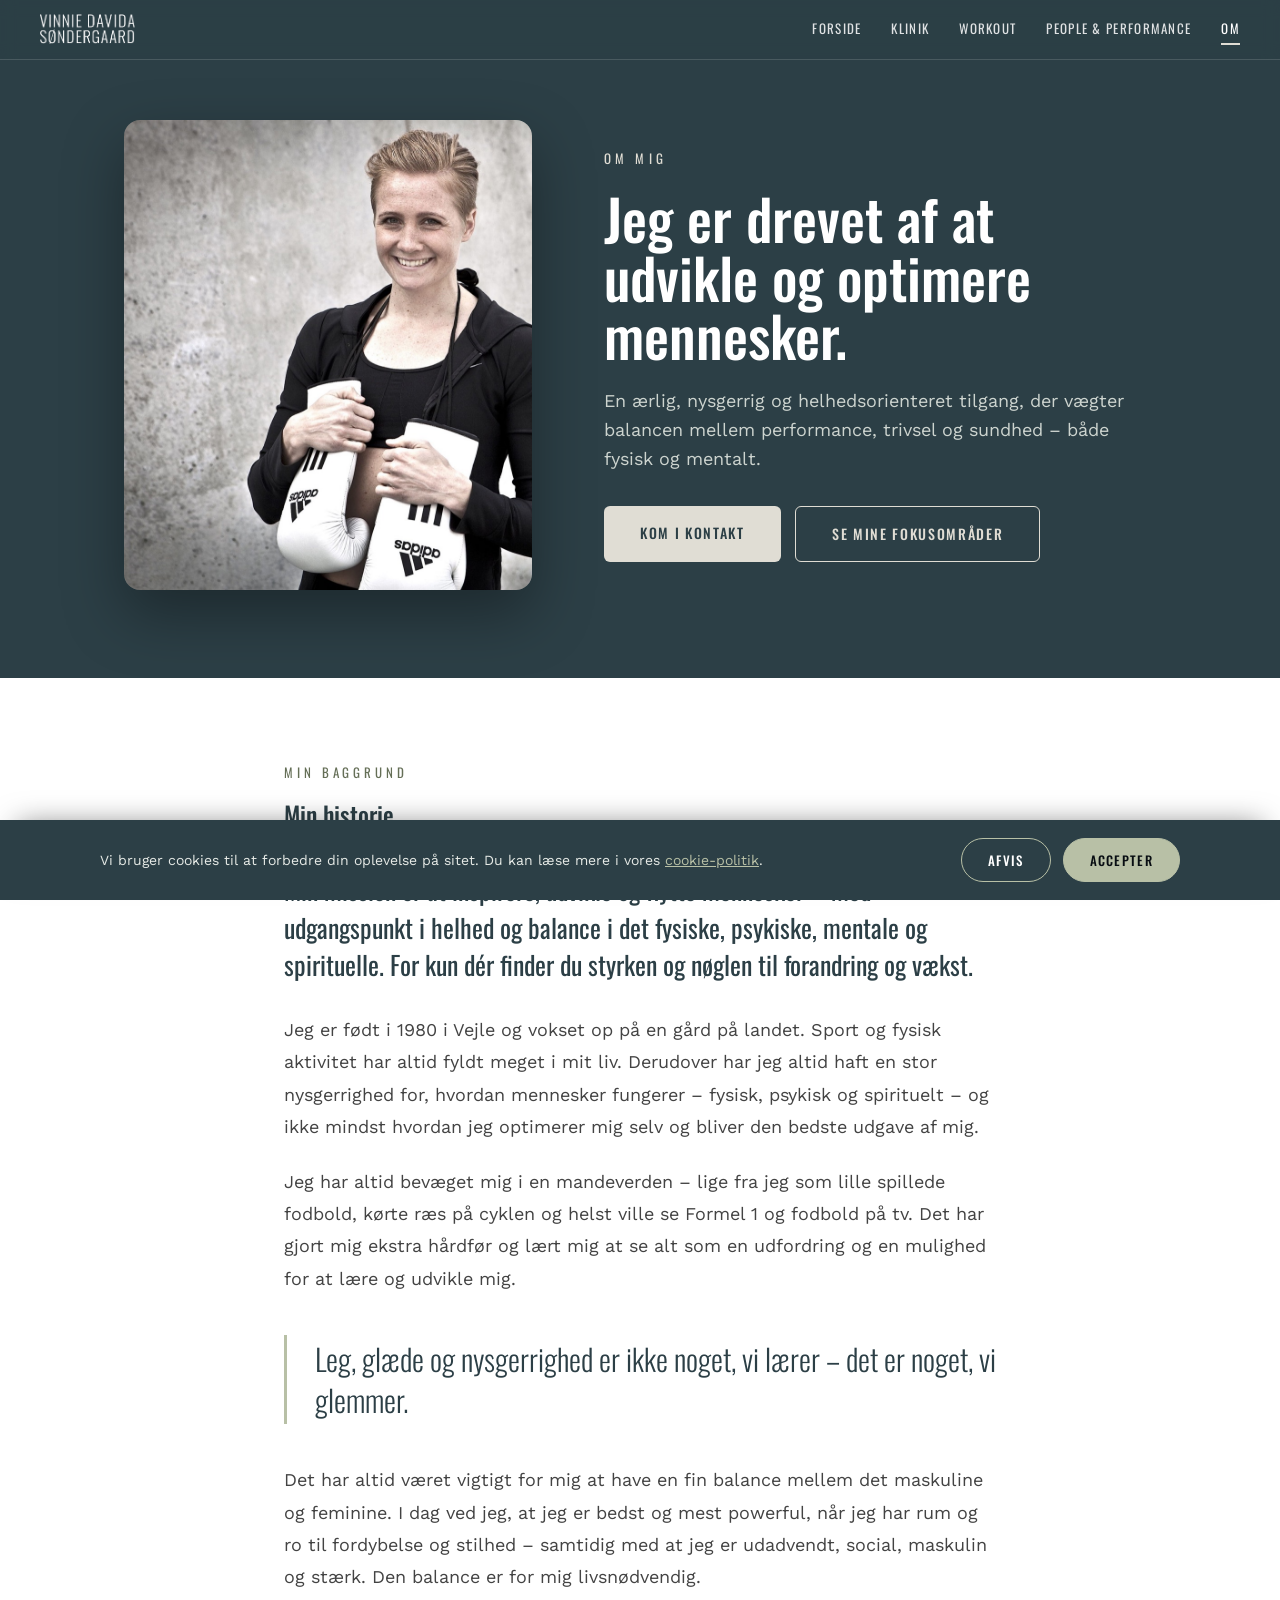
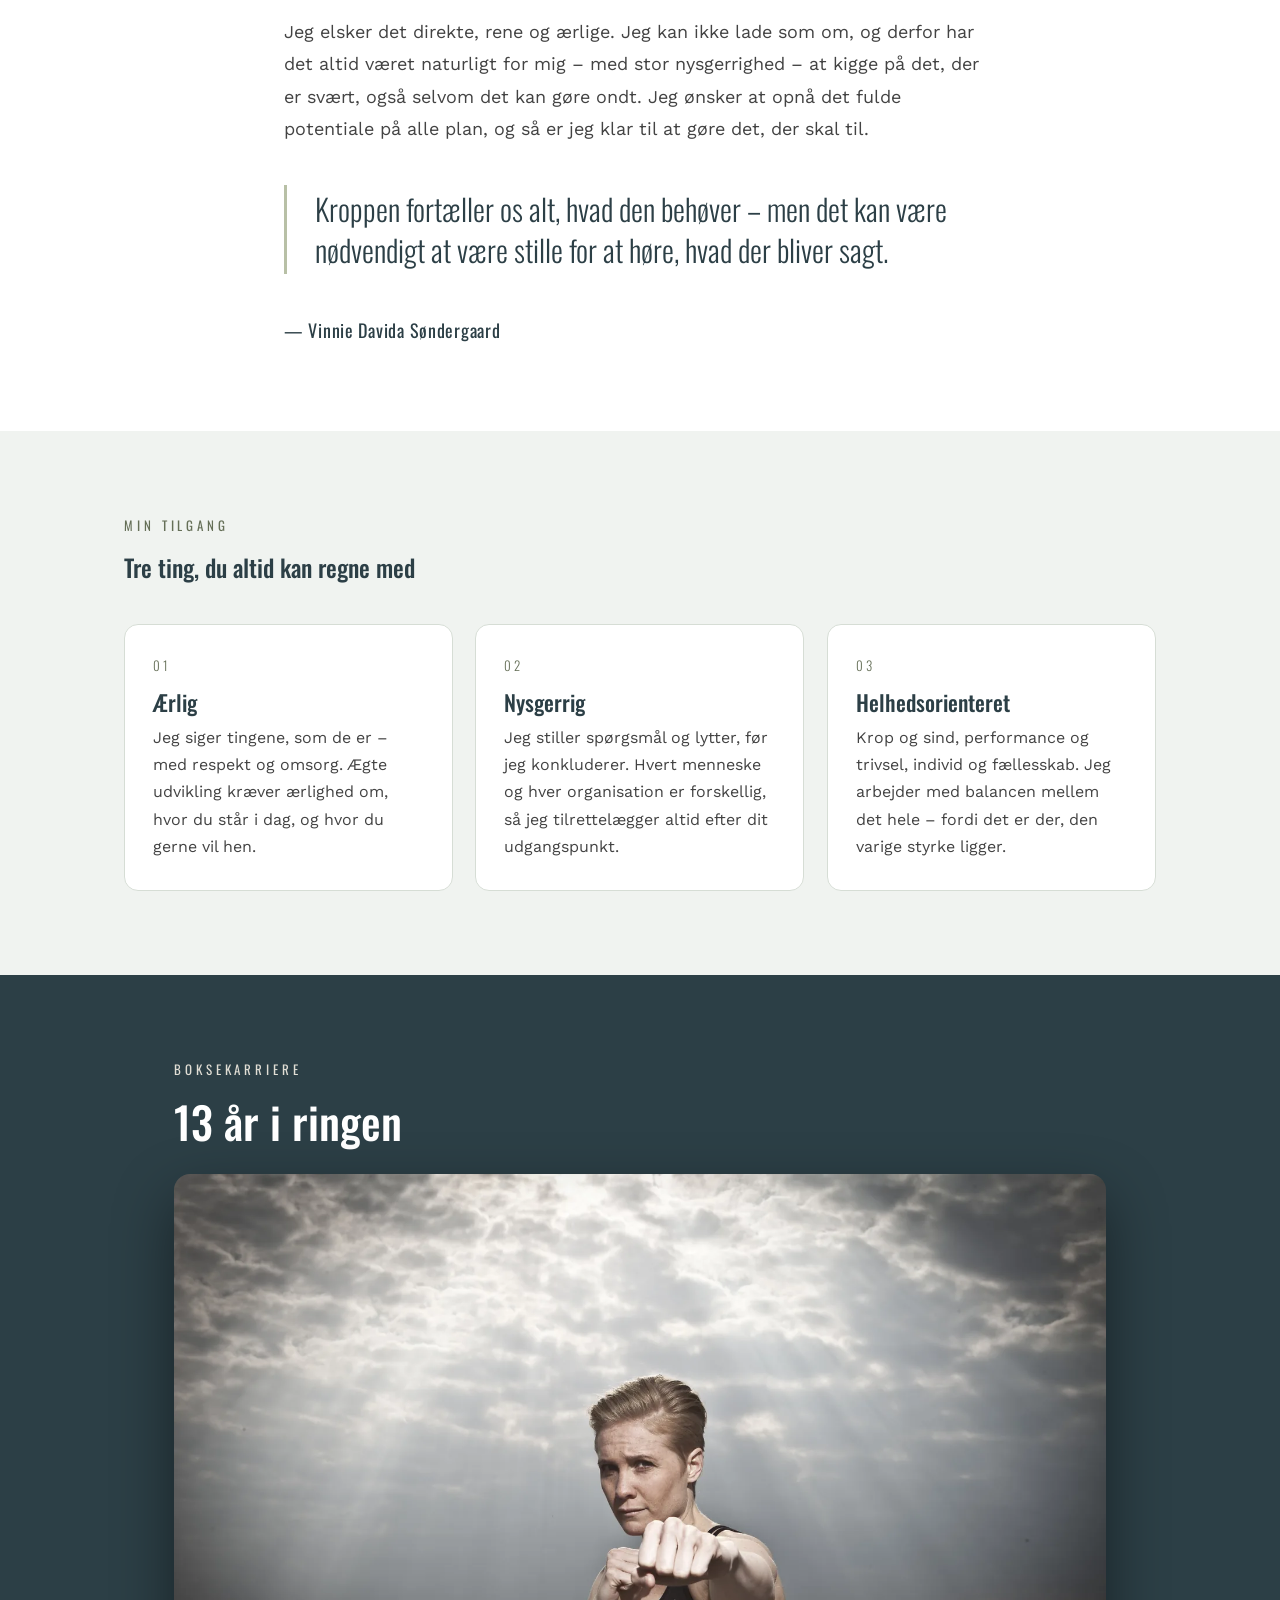
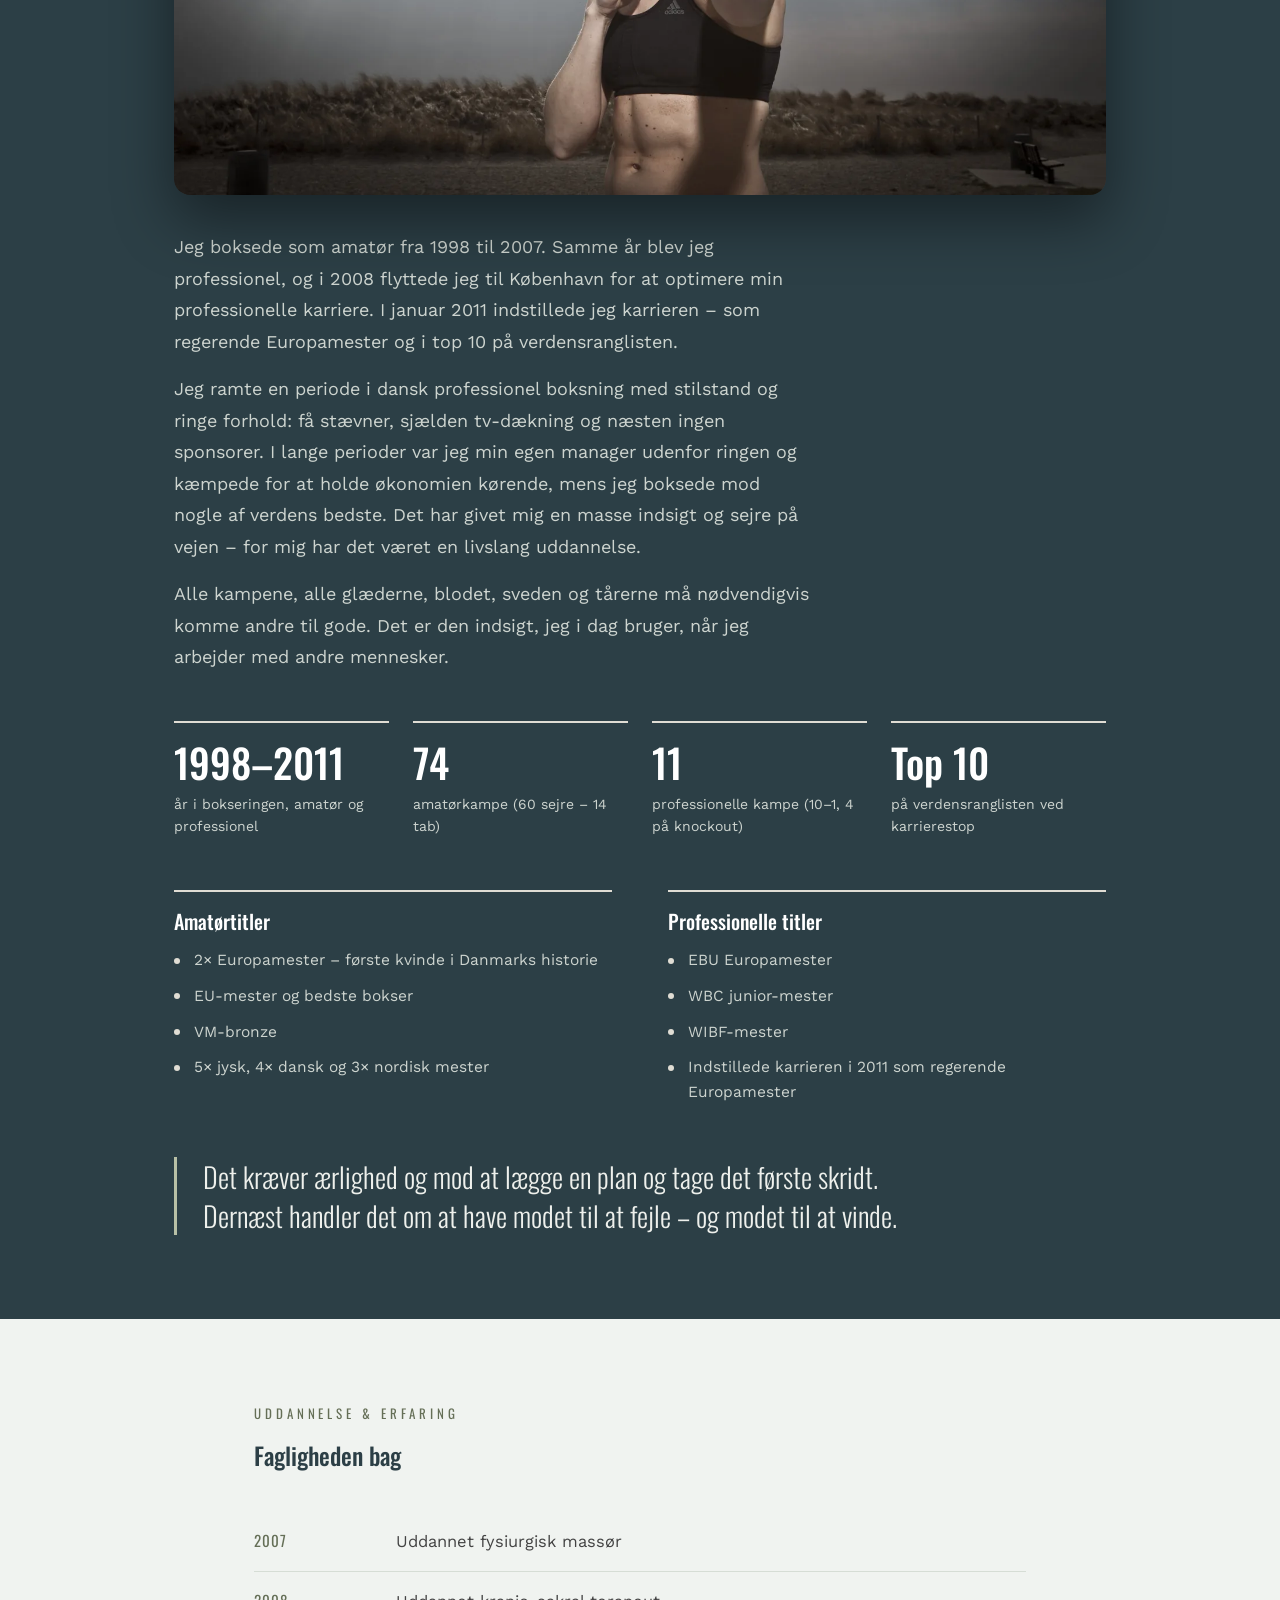
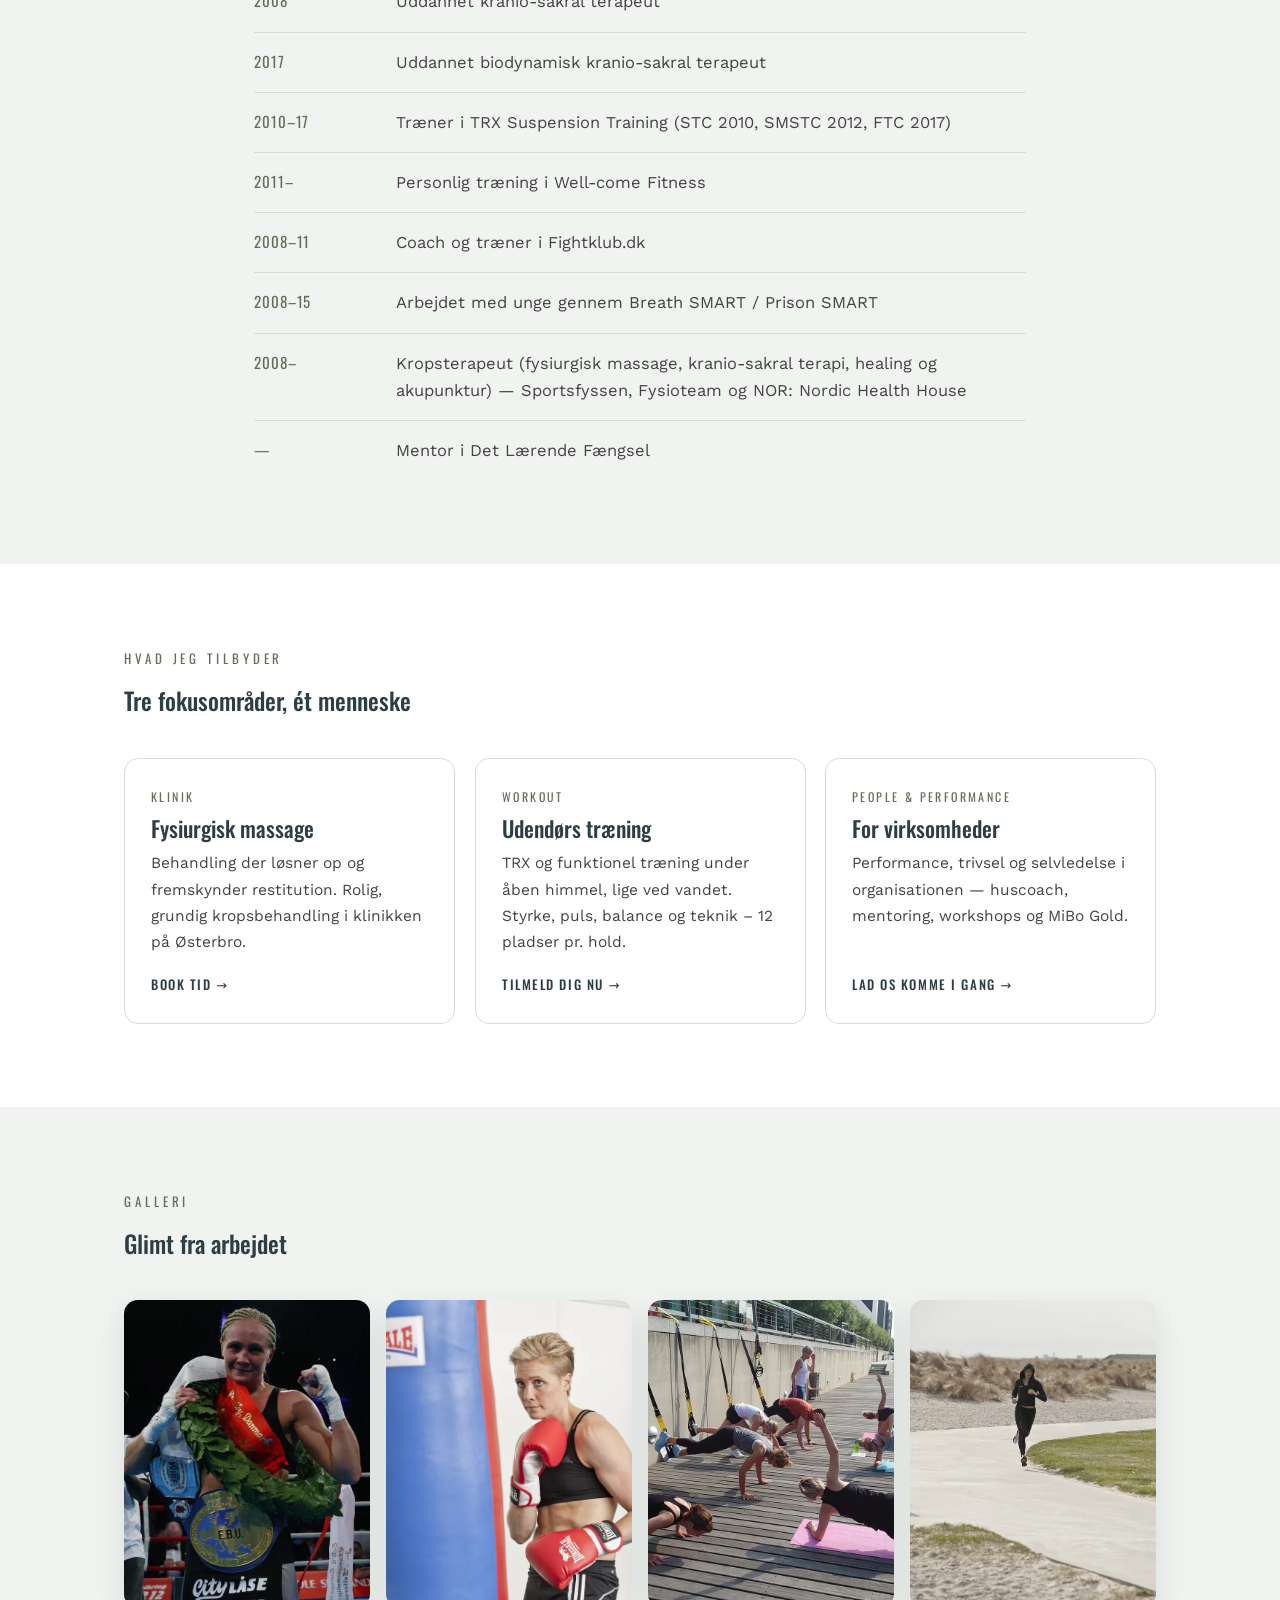
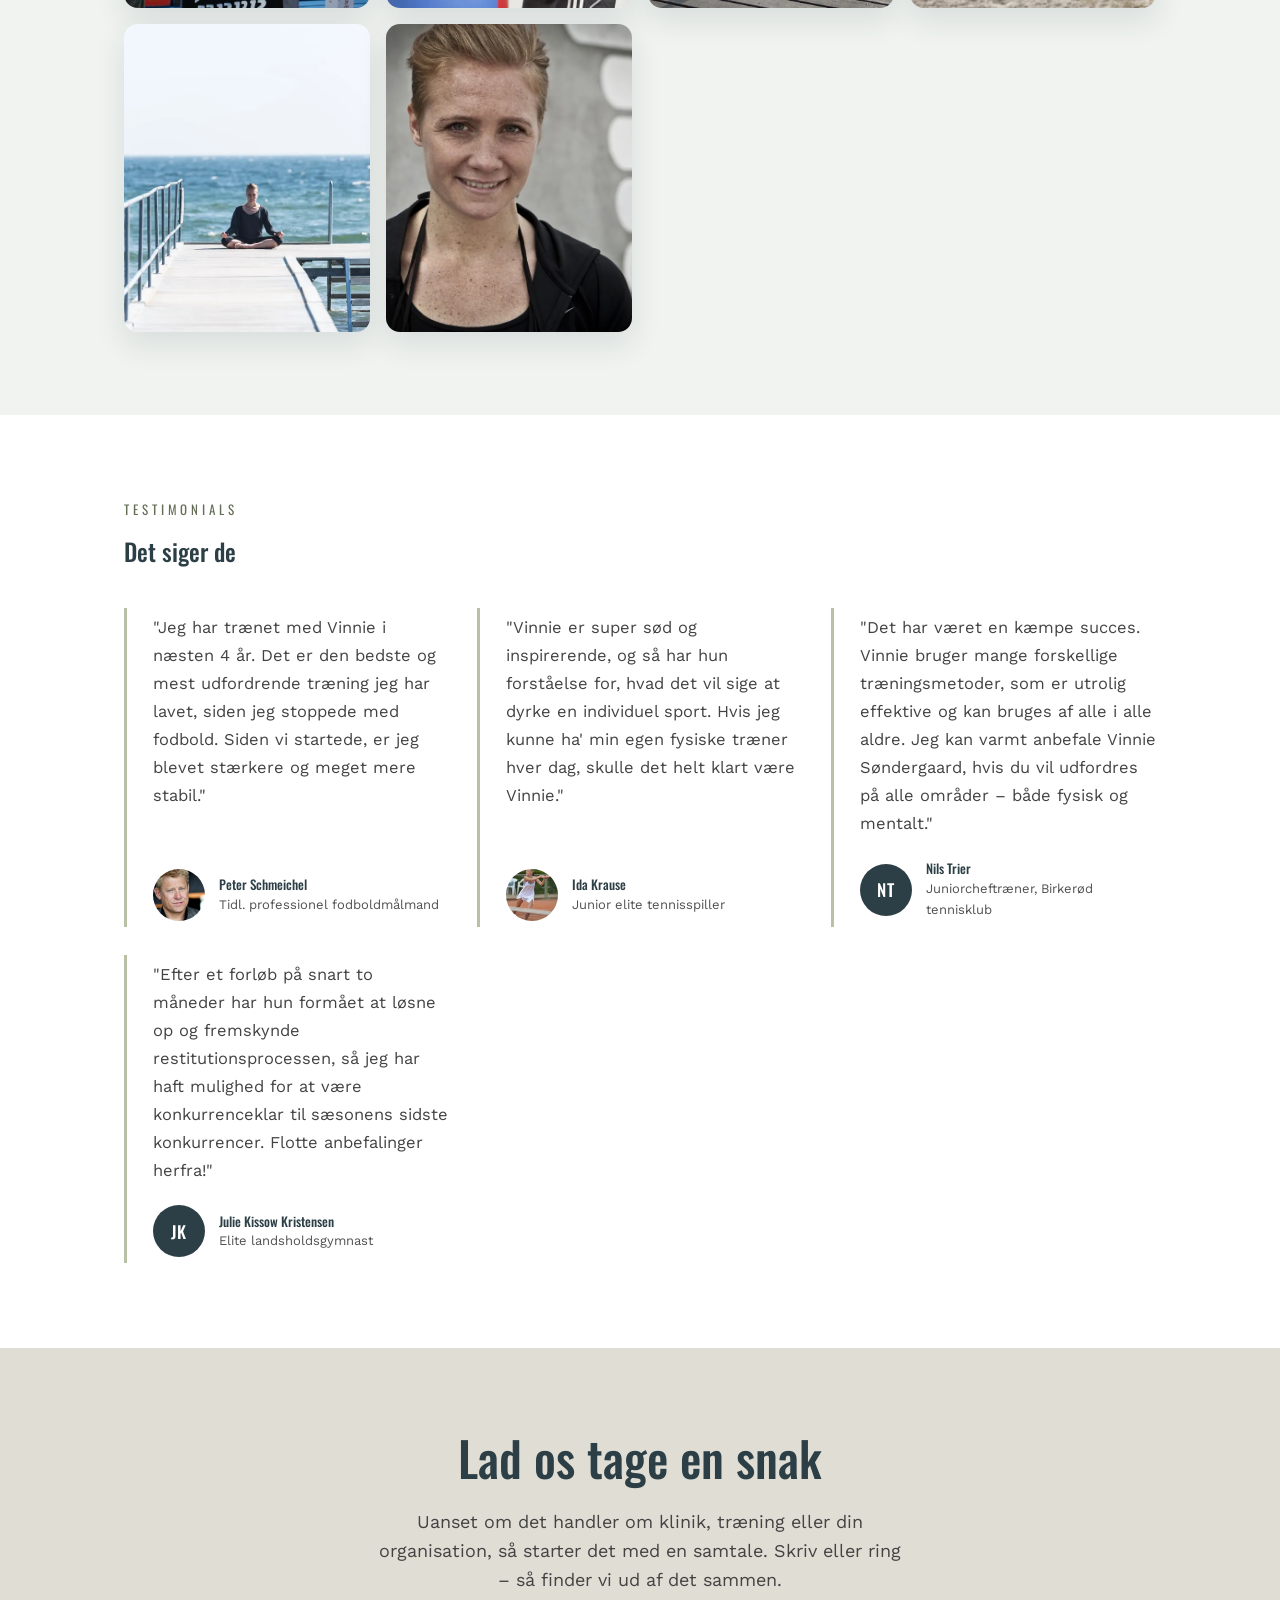
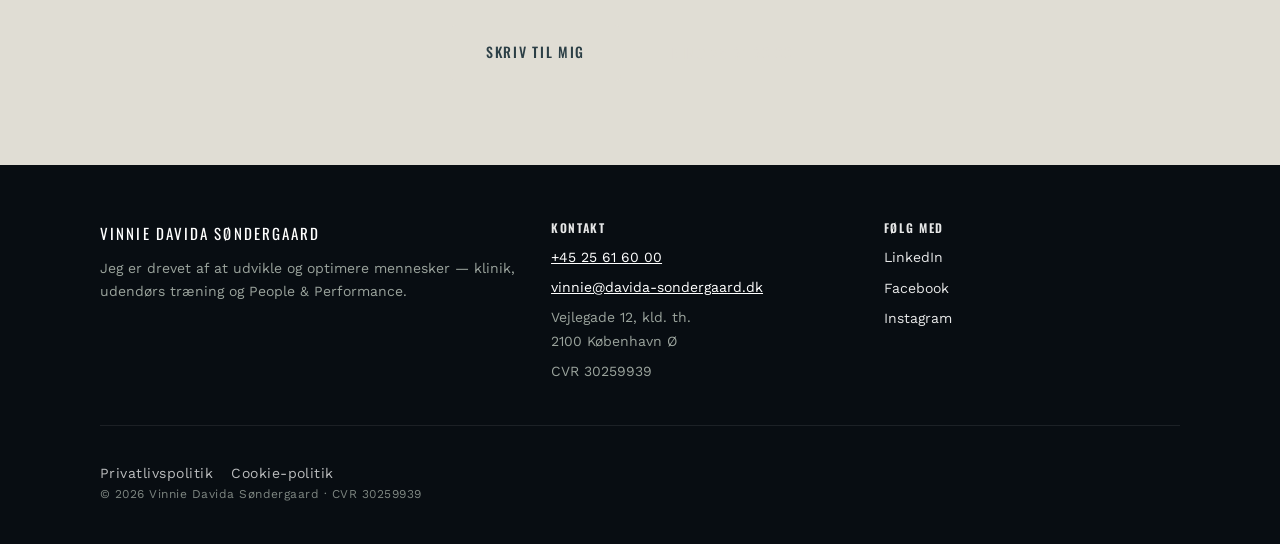
<file: om/index.html>
<!DOCTYPE html>
<html lang="da">
<head>
<meta charset="utf-8">
<meta name="viewport" content="width=device-width, initial-scale=1">
<script>document.documentElement.classList.add('js');</script>
<title>Om Vinnie Davida Søndergaard | Klinik, Workout & People & Performance</title>
<link rel="canonical" href="https://rhjensen79.github.io/davida/om/">
<meta name="description" content="Lær Vinnie Davida Søndergaard at kende — mennesket, historien og tilgangen bag klinik, udendørs træning og People & Performance. Drevet af at udvikle og optimere mennesker.">

<!-- Favicon -->
<link rel="icon" type="image/png" href="../assets/images/source/favicon.png">
<link rel="apple-touch-icon" href="../assets/images/source/favicon.png">
<meta name="theme-color" content="#2c3f46">

<!-- Open Graph -->
<meta property="og:type" content="profile">
<meta property="og:site_name" content="Vinnie Davida Søndergaard">
<meta property="og:locale" content="da_DK">
<meta property="og:title" content="Om Vinnie Davida Søndergaard">
<meta property="og:description" content="Lær Vinnie Davida Søndergaard at kende — mennesket, historien og tilgangen bag klinik, udendørs træning og People & Performance.">
<meta property="og:url" content="https://rhjensen79.github.io/davida/om/">
<meta property="og:image" content="https://rhjensen79.github.io/davida/assets/images/source/vinnie-davida-soendergaard-portrait-muusfoto.jpg">

<!-- Twitter -->
<meta name="twitter:card" content="summary_large_image">
<meta name="twitter:title" content="Om Vinnie Davida Søndergaard">
<meta name="twitter:description" content="Lær Vinnie Davida Søndergaard at kende — mennesket, historien og tilgangen bag klinik, udendørs træning og People & Performance.">
<meta name="twitter:image" content="https://rhjensen79.github.io/davida/assets/images/source/vinnie-davida-soendergaard-portrait-muusfoto.jpg">
<link rel="preconnect" href="https://fonts.googleapis.com">
<link rel="preconnect" href="https://fonts.gstatic.com" crossorigin>
<link href="https://fonts.googleapis.com/css2?family=Oswald:wght@300;400;500;600&family=Work+Sans:wght@300;400;500&display=swap" rel="stylesheet">
<link rel="stylesheet" href="../assets/css/tokens.css">
<style>
  /* Om — personal, warm-editorial tone. Reuses the premium .focus-pp token
     base (sand button), with its own portrait-led storytelling layout. */
  body { background: #fff; color: var(--c-text); }
  h1, h2, h3 { color: var(--c-slate); font-weight: 500; }

  /* ── Hero: portrait + intro on dark slate ─────────────────────────────── */
  .hero { background: var(--c-slate); color: #fff; }
  .hero .wrap {
    display: grid; grid-template-columns: .85fr 1.15fr; gap: clamp(36px, 6vw, 72px);
    align-items: center; padding: 120px 24px 88px;
  }
  .hero .portrait { border-radius: 16px; overflow: hidden; aspect-ratio: 330/380; box-shadow: 0 24px 60px rgba(0,0,0,.35); }
  .hero .portrait img { width: 100%; height: 100%; object-fit: cover; }
  .hero .eyebrow { font-family: var(--font-head); text-transform: uppercase; letter-spacing: .32em;
    font-size: 13px; color: var(--c-sand); margin-bottom: 20px; }
  .hero h1 { color: #fff; font-size: clamp(32px, 4.6vw, 56px); line-height: 1.05; margin-bottom: 22px; }
  .hero p { font-size: 18px; color: #cdd4cf; max-width: 50ch; margin-bottom: 32px; }
  .hero .actions { display: flex; gap: 14px; flex-wrap: wrap; }
  @media (max-width: 820px){
    .hero .wrap { grid-template-columns: 1fr; padding-top: 100px; }
    .hero .portrait { max-width: 320px; order: -1; }
  }

  /* ── Story / Om mig — editorial narrative with a pull quote ────────────── */
  .story { background: #fff; }
  .story .wrap { max-width: 760px; }
  .story p { font-size: 18px; color: var(--c-text); line-height: 1.8; margin: 0 0 22px; }
  .story p:last-child { margin-bottom: 0; }
  .story .pull {
    margin: 40px 0; padding: 4px 0 4px 28px; border-left: 3px solid var(--c-sage);
    font-family: var(--font-head); font-weight: 300; font-size: clamp(22px, 3vw, 30px);
    line-height: 1.35; color: var(--c-slate);
  }
  .story .signature { font-family: var(--font-head); color: var(--c-slate); letter-spacing: .04em; margin-top: 8px; }
  .story .story-lead { font-family: var(--font-head); font-weight: 400; font-size: clamp(20px, 2.6vw, 26px);
    line-height: 1.45; color: var(--c-slate); margin: 0 0 30px; }

  /* ── Values — three pillars from the brand promise ─────────────────────── */
  .values { background: var(--c-wash); }
  .values .grid { display: grid; gap: 22px; grid-template-columns: repeat(auto-fit, minmax(240px, 1fr)); margin-top: 8px; }
  .value-card { background: #fff; border: 1px solid var(--c-sage-light); border-radius: 14px; padding: 30px 28px; }
  .value-card .v-index {
    font-family: var(--font-head); font-weight: 300; font-size: 13px; letter-spacing: .26em;
    text-transform: uppercase; color: var(--c-eyebrow); display: block; margin-bottom: 14px;
  }
  .value-card h3 { font-size: 22px; margin-bottom: 10px; }
  .value-card p { font-size: 16px; color: var(--c-text); line-height: 1.7; margin: 0; }

  /* ── Boksekarriere — background story with a stat row ──────────────────── */
  .boxing { background: var(--c-slate); color: #fff; }
  .boxing .wrap { max-width: 980px; }
  .boxing .eyebrow { color: var(--c-sand); }
  .boxing h2 { color: #fff; font-size: clamp(28px, 3.8vw, 44px); margin-bottom: 20px; }
  .boxing .box-feature { margin: 0 0 36px; border-radius: 16px; overflow: hidden;
    box-shadow: 0 24px 60px rgba(0,0,0,.45); }
  .boxing .box-feature img { width: 100%; height: auto; display: block; aspect-ratio: 3/2; object-fit: cover; }
  .boxing .box-lead { font-size: 18px; color: #cdd4cf; line-height: 1.75; max-width: 58ch; margin: 0 0 16px; }
  .boxing .box-lead:last-of-type { margin-bottom: 0; }
  .box-stats { display: grid; gap: 24px; grid-template-columns: repeat(auto-fit, minmax(150px, 1fr)); margin-top: 48px; }
  .box-stat { border-top: 2px solid var(--c-sand); padding-top: 18px; }
  .box-stat .num { font-family: var(--font-head); font-weight: 500; font-size: clamp(28px, 3.6vw, 40px); color: #fff; line-height: 1.05; }
  .box-stat .lbl { display: block; margin-top: 10px; font-size: 14px; color: #cdd4cf; }
  .box-titles { display: grid; gap: clamp(28px, 5vw, 56px); grid-template-columns: 1fr 1fr; margin-top: 52px; }
  .box-title-col h3 { color: #fff; font-weight: 500; font-size: 20px; margin: 0 0 16px;
    border-top: 2px solid var(--c-sand); padding-top: 18px; }
  .box-title-col ul { list-style: none; padding: 0; margin: 0; }
  .box-title-col li { position: relative; padding-left: 20px; margin-bottom: 11px; color: #cdd4cf; font-size: 15.5px; line-height: 1.6; }
  .box-title-col li:last-child { margin-bottom: 0; }
  .box-title-col li::before { content: ""; position: absolute; left: 0; top: .62em; width: 6px; height: 6px; border-radius: 50%; background: var(--c-sand); }
  .box-quote { margin: 52px 0 0; padding-left: 26px; border-left: 3px solid var(--c-sage);
    font-family: var(--font-head); font-weight: 300; font-size: clamp(20px, 2.6vw, 28px); line-height: 1.4; color: #eef0ec; max-width: 54ch; }
  @media (max-width: 680px){ .box-titles { grid-template-columns: 1fr; gap: 28px; } }

  /* ── Uddannelse & erfaring — credentials timeline ──────────────────────── */
  .education { background: var(--c-wash); }
  .education .wrap { max-width: 820px; }
  .edu-list { list-style: none; padding: 0; margin: 8px 0 0; }
  .edu-list li { display: grid; grid-template-columns: 120px 1fr; gap: 22px; align-items: baseline;
    padding: 16px 0; border-bottom: 1px solid var(--c-sage-light); }
  .edu-list li:last-child { border-bottom: 0; }
  .edu-year { font-family: var(--font-head); letter-spacing: .06em; font-size: 15px; color: var(--c-eyebrow); }
  .edu-what { font-size: 16.5px; color: var(--c-text); line-height: 1.65; }
  @media (max-width: 560px){ .edu-list li { grid-template-columns: 1fr; gap: 3px; } }

  /* ── De tre fokusområder — recap linking back to the sub-sites ─────────── */
  .focuses { background: #fff; }
  .focuses .grid { display: grid; gap: 20px; grid-template-columns: repeat(auto-fit, minmax(260px, 1fr)); margin-top: 8px; }
  .focus-link {
    display: flex; flex-direction: column; text-decoration: none;
    background: #fff; border: 1px solid var(--c-sage-light); border-radius: 14px;
    padding: 28px 26px; transition: border-color .2s, transform .15s, box-shadow .2s;
  }
  .focus-link:hover { border-color: var(--c-sage-muted); transform: translateY(-3px); box-shadow: 0 14px 32px rgba(44,63,70,.12); }
  .focus-link .f-tag { font-family: var(--font-head); text-transform: uppercase; letter-spacing: .2em;
    font-size: 12px; color: var(--c-eyebrow); margin-bottom: 10px; }
  .focus-link h3 { font-size: 22px; margin-bottom: 10px; }
  .focus-link p { font-size: 15.5px; color: var(--c-text); line-height: 1.7; margin: 0 0 18px; flex: 1 1 auto; }
  .focus-link .f-go { font-family: var(--font-head); text-transform: uppercase; letter-spacing: .12em;
    font-size: 13px; font-weight: 500; color: var(--c-slate); }

  /* ── Galleri — small photo grid ────────────────────────────────────────── */
  .gallery { background: var(--c-wash); }
  .gallery .grid { display: grid; gap: 16px; grid-template-columns: repeat(auto-fit, minmax(220px, 1fr)); margin-top: 8px; }
  .gallery figure { margin: 0; border-radius: 14px; overflow: hidden; aspect-ratio: 4/5;
    box-shadow: 0 12px 30px rgba(44,63,70,.12); }
  .gallery img { width: 100%; height: 100%; object-fit: cover; transition: transform .5s ease; }
  .gallery figure:hover img { transform: scale(1.05); }

  /* ── Testimonials ──────────────────────────────────────────────────────── */
  .quotes .wrap { display: block; }
  .quotes .q-grid { display: grid; gap: 28px; grid-template-columns: repeat(auto-fit, minmax(300px, 1fr)); margin-top: 8px; }
  .quote { border-left: 3px solid var(--c-sage); padding: 6px 0 6px 26px; display: flex; flex-direction: column; }
  .quote p { font-size: 16.5px; color: var(--c-text); line-height: 1.7; margin: 0; flex: 1 1 auto; }
  .quote .who { display: flex; align-items: center; gap: 14px; margin-top: 20px; }
  .quote .who img, .quote .who .avatar { width: 52px; height: 52px; border-radius: 50%; object-fit: cover; flex: none; }
  .quote .who .avatar { display: flex; align-items: center; justify-content: center; background: var(--c-slate);
    color: #fff; font-family: var(--font-head); font-weight: 500; font-size: 17px; letter-spacing: .04em; }
  .quote .who b { font-family: var(--font-head); font-weight: 500; color: var(--c-slate); display: block; }
  .quote .who span { font-size: 13px; color: var(--c-text-soft); }

  /* ── Contact CTA ───────────────────────────────────────────────────────── */
  .cta { text-align: center; background: var(--c-sand); }
  .cta h2 { font-size: clamp(30px, 4vw, 48px); }
  .cta p { font-size: 18px; max-width: 48ch; margin: 0 auto 30px; }
  .cta .actions { display: flex; gap: 14px; justify-content: center; flex-wrap: wrap; }

  /* Om tone: refined light-on-slate top-nav; near-black footer (matches P&P) */
  .site-nav { --nav-bg: rgba(44,63,70,.78); --nav-fg: #fff; --nav-border: rgba(255,255,255,.14); --nav-accent: var(--c-sand); }
  .site-footer { --foot-bg: var(--c-near-black); --foot-fg: #9aa39c; --foot-head: #fff; --foot-link: #fff; --foot-border: rgba(255,255,255,.1); }
</style>

<!-- Structured data (#23): the About page describing the person. -->
<script type="application/ld+json">
{
  "@context": "https://schema.org",
  "@type": "ProfilePage",
  "url": "https://rhjensen79.github.io/davida/om/",
  "mainEntity": {
    "@type": "Person",
    "name": "Vinnie Davida Søndergaard",
    "birthPlace": "Vejle, Danmark",
    "image": "https://rhjensen79.github.io/davida/assets/images/source/vinnie-davida-soendergaard-portrait-muusfoto.jpg",
    "description": "Drevet af at udvikle og optimere mennesker. Tidligere professionel bokser og europamester, i dag fysiurgisk massør, træner og people-and-performance-rådgiver.",
    "jobTitle": "Fysiurgisk massør, træner & people-and-performance-rådgiver",
    "telephone": "+4525616000",
    "email": "vinnie@davida-sondergaard.dk",
    "sameAs": [
      "https://www.facebook.com/lifepoweredthroughinside",
      "https://www.instagram.com/vinnie_davida_sondergaard"
    ]
  }
}
</script>
</head>
<body class="focus-pp">
  <!-- CANONICAL SHARED TOP-NAV (sub-sites) — see .site-nav in tokens.css. -->
  <nav class="site-nav">
    <a class="brand" href="../" aria-label="Vinnie Davida Søndergaard — forside">
      <img src="../assets/images/source/logolight.png" alt="Vinnie Davida Søndergaard">
    </a>
    <button class="nav-toggle" type="button" aria-label="Åbn menu" aria-expanded="false" aria-controls="primary-nav">
      <span class="bars" aria-hidden="true"></span>
    </button>
    <div class="nav-links" id="primary-nav">
      <a href="../">Forside</a>
      <a href="../klinik/">Klinik</a>
      <a href="../workout/">Workout</a>
      <a href="../people-performance/">People &amp; Performance</a>
      <a href="../om/" class="is-current">Om</a>
    </div>
  </nav>

  <header class="hero">
    <div class="wrap">
      <div class="portrait">
        <img src="../assets/images/source/vinnie-davida-soendergaard-portrait-muusfoto.jpg"
             alt="Portræt af Vinnie Davida Søndergaard">
      </div>
      <div>
        <div class="eyebrow">Om mig</div>
        <h1>Jeg er drevet af at udvikle og optimere mennesker.</h1>
        <p>En ærlig, nysgerrig og helhedsorienteret tilgang, der vægter balancen mellem performance, trivsel og sundhed – både fysisk og mentalt.</p>
        <div class="actions">
          <a class="btn" href="#kontakt">Kom i kontakt</a>
          <a class="btn ghost" href="#fokus">Se mine fokusområder</a>
        </div>
      </div>
    </div>
  </header>

  <!-- ── Om mig: personal narrative ──────────────────────────────────────── -->
  <section class="section story" id="historie">
    <div class="wrap">
      <div class="section-head">
        <div class="eyebrow">Min baggrund</div>
        <h2>Min historie</h2>
      </div>
      <p class="story-lead">Min mission er at inspirere, udvikle og flytte mennesker – med udgangspunkt i helhed og balance i det fysiske, psykiske, mentale og spirituelle. For kun dér finder du styrken og nøglen til forandring og vækst.</p>
      <p>Jeg er født i 1980 i Vejle og vokset op på en gård på landet. Sport og fysisk aktivitet har altid fyldt meget i mit liv. Derudover har jeg altid haft en stor nysgerrighed for, hvordan mennesker fungerer – fysisk, psykisk og spirituelt – og ikke mindst hvordan jeg optimerer mig selv og bliver den bedste udgave af mig.</p>
      <p>Jeg har altid bevæget mig i en mandeverden – lige fra jeg som lille spillede fodbold, kørte ræs på cyklen og helst ville se Formel 1 og fodbold på tv. Det har gjort mig ekstra hårdfør og lært mig at se alt som en udfordring og en mulighed for at lære og udvikle mig.</p>
      <blockquote class="pull">Leg, glæde og nysgerrighed er ikke noget, vi lærer – det er noget, vi glemmer.</blockquote>
      <p>Det har altid været vigtigt for mig at have en fin balance mellem det maskuline og feminine. I dag ved jeg, at jeg er bedst og mest powerful, når jeg har rum og ro til fordybelse og stilhed – samtidig med at jeg er udadvendt, social, maskulin og stærk. Den balance er for mig livsnødvendig.</p>
      <p>Jeg elsker det direkte, rene og ærlige. Jeg kan ikke lade som om, og derfor har det altid været naturligt for mig – med stor nysgerrighed – at kigge på det, der er svært, også selvom det kan gøre ondt. Jeg ønsker at opnå det fulde potentiale på alle plan, og så er jeg klar til at gøre det, der skal til.</p>
      <blockquote class="pull">Kroppen fortæller os alt, hvad den behøver – men det kan være nødvendigt at være stille for at høre, hvad der bliver sagt.</blockquote>
      <p class="signature">— Vinnie Davida Søndergaard</p>
    </div>
  </section>

  <!-- ── Værdier: the brand promise as three pillars ─────────────────────── -->
  <section class="section values" id="vaerdier">
    <div class="wrap">
      <div class="section-head">
        <div class="eyebrow">Min tilgang</div>
        <h2>Tre ting, du altid kan regne med</h2>
      </div>
      <div class="grid reveal-stagger">
        <div class="value-card reveal">
          <span class="v-index">01</span>
          <h3>Ærlig</h3>
          <p>Jeg siger tingene, som de er – med respekt og omsorg. Ægte udvikling kræver ærlighed om, hvor du står i dag, og hvor du gerne vil hen.</p>
        </div>
        <div class="value-card reveal">
          <span class="v-index">02</span>
          <h3>Nysgerrig</h3>
          <p>Jeg stiller spørgsmål og lytter, før jeg konkluderer. Hvert menneske og hver organisation er forskellig, så jeg tilrettelægger altid efter dit udgangspunkt.</p>
        </div>
        <div class="value-card reveal">
          <span class="v-index">03</span>
          <h3>Helhedsorienteret</h3>
          <p>Krop og sind, performance og trivsel, individ og fællesskab. Jeg arbejder med balancen mellem det hele – fordi det er der, den varige styrke ligger.</p>
        </div>
      </div>
    </div>
  </section>

  <section class="section boxing" id="boksekarriere">
    <div class="wrap">
      <div class="section-head" style="margin-bottom: 28px;">
        <div class="eyebrow">Boksekarriere</div>
        <h2>13 år i ringen</h2>
      </div>
      <figure class="box-feature reveal">
        <img src="../assets/images/om-boks-feature.webp"
             alt="Vinnie Davida Søndergaard i boksestilling under dramatisk himmel" loading="lazy" width="1600" height="1067">
      </figure>
      <p class="box-lead">Jeg boksede som amatør fra 1998 til 2007. Samme år blev jeg professionel, og i 2008 flyttede jeg til København for at optimere min professionelle karriere. I januar 2011 indstillede jeg karrieren – som regerende Europamester og i top 10 på verdensranglisten.</p>
      <p class="box-lead">Jeg ramte en periode i dansk professionel boksning med stilstand og ringe forhold: få stævner, sjælden tv-dækning og næsten ingen sponsorer. I lange perioder var jeg min egen manager udenfor ringen og kæmpede for at holde økonomien kørende, mens jeg boksede mod nogle af verdens bedste. Det har givet mig en masse indsigt og sejre på vejen – for mig har det været en livslang uddannelse.</p>
      <p class="box-lead">Alle kampene, alle glæderne, blodet, sveden og tårerne må nødvendigvis komme andre til gode. Det er den indsigt, jeg i dag bruger, når jeg arbejder med andre mennesker.</p>

      <div class="box-stats reveal-stagger">
        <div class="box-stat reveal">
          <div class="num">1998–2011</div>
          <span class="lbl">år i bokseringen, amatør og professionel</span>
        </div>
        <div class="box-stat reveal">
          <div class="num">74</div>
          <span class="lbl">amatørkampe (60 sejre – 14 tab)</span>
        </div>
        <div class="box-stat reveal">
          <div class="num">11</div>
          <span class="lbl">professionelle kampe (10–1, 4 på knockout)</span>
        </div>
        <div class="box-stat reveal">
          <div class="num">Top 10</div>
          <span class="lbl">på verdensranglisten ved karrierestop</span>
        </div>
      </div>

      <div class="box-titles reveal-stagger">
        <div class="box-title-col reveal">
          <h3>Amatørtitler</h3>
          <ul>
            <li>2× Europamester – første kvinde i Danmarks historie</li>
            <li>EU-mester og bedste bokser</li>
            <li>VM-bronze</li>
            <li>5× jysk, 4× dansk og 3× nordisk mester</li>
          </ul>
        </div>
        <div class="box-title-col reveal">
          <h3>Professionelle titler</h3>
          <ul>
            <li>EBU Europamester</li>
            <li>WBC junior-mester</li>
            <li>WIBF-mester</li>
            <li>Indstillede karrieren i 2011 som regerende Europamester</li>
          </ul>
        </div>
      </div>

      <blockquote class="box-quote">Det kræver ærlighed og mod at lægge en plan og tage det første skridt. Dernæst handler det om at have modet til at fejle – og modet til at vinde.</blockquote>
    </div>
  </section>

  <!-- ── Uddannelse & erfaring ───────────────────────────────────────────── -->
  <section class="section education" id="uddannelse">
    <div class="wrap">
      <div class="section-head">
        <div class="eyebrow">Uddannelse &amp; erfaring</div>
        <h2>Fagligheden bag</h2>
      </div>
      <ul class="edu-list">
        <li><span class="edu-year">2007</span><span class="edu-what">Uddannet fysiurgisk massør</span></li>
        <li><span class="edu-year">2008</span><span class="edu-what">Uddannet kranio-sakral terapeut</span></li>
        <li><span class="edu-year">2017</span><span class="edu-what">Uddannet biodynamisk kranio-sakral terapeut</span></li>
        <li><span class="edu-year">2010–17</span><span class="edu-what">Træner i TRX Suspension Training (STC 2010, SMSTC 2012, FTC 2017)</span></li>
        <li><span class="edu-year">2011–</span><span class="edu-what">Personlig træning i Well-come Fitness</span></li>
        <li><span class="edu-year">2008–11</span><span class="edu-what">Coach og træner i Fightklub.dk</span></li>
        <li><span class="edu-year">2008–15</span><span class="edu-what">Arbejdet med unge gennem Breath SMART / Prison SMART</span></li>
        <li><span class="edu-year">2008–</span><span class="edu-what">Kropsterapeut (fysiurgisk massage, kranio-sakral terapi, healing og akupunktur) — Sportsfyssen, Fysioteam og NOR: Nordic Health House</span></li>
        <li><span class="edu-year">—</span><span class="edu-what">Mentor i Det Lærende Fængsel</span></li>
      </ul>
    </div>
  </section>

  <!-- ── De tre fokusområder — recap that links back to the sub-sites ─────── -->
  <section class="section focuses" id="fokus">
    <div class="wrap">
      <div class="section-head">
        <div class="eyebrow">Hvad jeg tilbyder</div>
        <h2>Tre fokusområder, ét menneske</h2>
      </div>
      <div class="grid reveal-stagger">
        <a class="focus-link reveal" href="../klinik/">
          <div class="f-tag">Klinik</div>
          <h3>Fysiurgisk massage</h3>
          <p>Behandling der løsner op og fremskynder restitution. Rolig, grundig kropsbehandling i klinikken på Østerbro.</p>
          <span class="f-go">Book tid →</span>
        </a>
        <a class="focus-link reveal" href="../workout/">
          <div class="f-tag">Workout</div>
          <h3>Udendørs træning</h3>
          <p>TRX og funktionel træning under åben himmel, lige ved vandet. Styrke, puls, balance og teknik – 12 pladser pr. hold.</p>
          <span class="f-go">Tilmeld dig nu →</span>
        </a>
        <a class="focus-link reveal" href="../people-performance/">
          <div class="f-tag">People &amp; Performance</div>
          <h3>For virksomheder</h3>
          <p>Performance, trivsel og selvledelse i organisationen — huscoach, mentoring, workshops og MiBo Gold.</p>
          <span class="f-go">Lad os komme i gang →</span>
        </a>
      </div>
    </div>
  </section>

  <!-- ── Galleri ─────────────────────────────────────────────────────────── -->
  <section class="section gallery" id="galleri">
    <div class="wrap">
      <div class="section-head">
        <div class="eyebrow">Galleri</div>
        <h2>Glimt fra arbejdet</h2>
      </div>
      <div class="grid reveal-stagger">
        <figure class="reveal">
          <img src="../assets/images/om-galleri-boks-titel.webp"
               alt="Vinnie Davida Søndergaard som Europamester med bælte og blomster i ringen" loading="lazy" width="660" height="1000">
        </figure>
        <figure class="reveal">
          <img src="../assets/images/om-galleri-boksesaek.webp"
               alt="Vinnie Davida Søndergaard træner på boksesækken" loading="lazy" width="1000" height="666">
        </figure>
        <figure class="reveal">
          <img src="../assets/images/workout-udendoers-1.webp"
               alt="Udendørs holdtræning med TRX ved vandet" loading="lazy" width="1500" height="844">
        </figure>
        <figure class="reveal">
          <img src="../assets/images/om-galleri-loeb.webp"
               alt="Vinnie Davida Søndergaard på løbetur" loading="lazy" width="667" height="1000">
        </figure>
        <figure class="reveal">
          <img src="../assets/images/om-galleri-ro.webp"
               alt="Ro og fordybelse ved vandet" loading="lazy" width="1100" height="734">
        </figure>
        <figure class="reveal">
          <img src="../assets/images/om-galleri-portraet.webp"
               alt="Portræt af Vinnie Davida Søndergaard" loading="lazy" width="1000" height="667">
        </figure>
      </div>
    </div>
  </section>

  <!-- ── Testimonials ────────────────────────────────────────────────────── -->
  <section class="section quotes" id="testimonials">
    <div class="wrap">
      <div class="section-head">
        <div class="eyebrow">Testimonials</div>
        <h2>Det siger de</h2>
      </div>
      <div class="q-grid reveal-stagger">
        <div class="quote reveal">
          <p>"Jeg har trænet med Vinnie i næsten 4 år. Det er den bedste og mest udfordrende træning jeg har lavet, siden jeg stoppede med fodbold. Siden vi startede, er jeg blevet stærkere og meget mere stabil."</p>
          <div class="who"><img src="../assets/images/source/ref-peter-schmeichel1-180x160-1.jpg" alt="Peter Schmeichel"><span><b>Peter Schmeichel</b>Tidl. professionel fodboldmålmand</span></div>
        </div>
        <div class="quote reveal">
          <p>"Vinnie er super sød og inspirerende, og så har hun forståelse for, hvad det vil sige at dyrke en individuel sport. Hvis jeg kunne ha' min egen fysiske træner hver dag, skulle det helt klart være Vinnie."</p>
          <div class="who"><img src="../assets/images/source/ref-ida-krause-180x180-1.jpg" alt="Ida Krause"><span><b>Ida Krause</b>Junior elite tennisspiller</span></div>
        </div>
        <div class="quote reveal">
          <p>"Det har været en kæmpe succes. Vinnie bruger mange forskellige træningsmetoder, som er utrolig effektive og kan bruges af alle i alle aldre. Jeg kan varmt anbefale Vinnie Søndergaard, hvis du vil udfordres på alle områder – både fysisk og mentalt."</p>
          <div class="who"><span class="avatar" aria-hidden="true">NT</span><span><b>Nils Trier</b>Juniorcheftræner, Birkerød tennisklub</span></div>
        </div>
        <div class="quote reveal">
          <p>"Efter et forløb på snart to måneder har hun formået at løsne op og fremskynde restitutionsprocessen, så jeg har haft mulighed for at være konkurrenceklar til sæsonens sidste konkurrencer. Flotte anbefalinger herfra!"</p>
          <div class="who"><span class="avatar" aria-hidden="true">JK</span><span><b>Julie Kissow Kristensen</b>Elite landsholdsgymnast</span></div>
        </div>
      </div>
    </div>
  </section>

  <!-- ── Contact CTA ─────────────────────────────────────────────────────── -->
  <section class="section cta" id="kontakt">
    <div class="wrap">
      <h2>Lad os tage en snak</h2>
      <p>Uanset om det handler om klinik, træning eller din organisation, så starter det med en samtale. Skriv eller ring – så finder vi ud af det sammen.</p>
      <div class="actions">
        <a class="btn" href="mailto:vinnie@davida-sondergaard.dk?subject=Kontakt%20-%20Vinnie%20Davida%20S%C3%B8ndergaard">Skriv til mig</a>
        <a class="btn ghost" href="tel:+4525616000">Ring 25 61 60 00</a>
      </div>
    </div>
  </section>

  <!-- CANONICAL SHARED FOOTER — identical across all pages (see tokens.css). -->
  <footer class="site-footer">
    <div class="foot-inner">
      <div>
        <p class="foot-brand">Vinnie Davida Søndergaard</p>
        <p>Jeg er drevet af at udvikle og optimere mennesker — klinik, udendørs træning og People &amp; Performance.</p>
      </div>
      <div>
        <h4>Kontakt</h4>
        <p><a href="tel:+4525616000">+45 25 61 60 00</a></p>
        <p><a href="mailto:vinnie@davida-sondergaard.dk">vinnie@davida-sondergaard.dk</a></p>
        <p>Vejlegade 12, kld. th.<br>2100 København Ø</p>
        <p>CVR 30259939</p>
      </div>
      <div>
        <h4>Følg med</h4>
        <div class="social">
          <a href="https://www.linkedin.com/search/results/all/?keywords=Vinnie%20Davida%20S%C3%B8ndergaard" target="_blank" rel="noopener">LinkedIn</a>
          <a href="https://www.facebook.com/lifepoweredthroughinside" target="_blank" rel="noopener">Facebook</a>
          <a href="https://www.instagram.com/vinnie_davida_sondergaard" target="_blank" rel="noopener">Instagram</a>
        </div>
      </div>
    </div>
    <div class="foot-base">
      <div class="foot-legal">
        <a href="../privatlivspolitik.html">Privatlivspolitik</a>
        <a href="../cookie-politik.html">Cookie-politik</a>
      </div>
      © <span id="year">2026</span> Vinnie Davida Søndergaard · CVR 30259939
    </div>
  </footer>
  <script src="../assets/js/nav.js" defer></script>
  <script src="../assets/js/reveal.js" defer></script>
  <script src="../assets/js/cookie.js" data-path-prefix="../" defer></script>
</body>
</html>
</file>
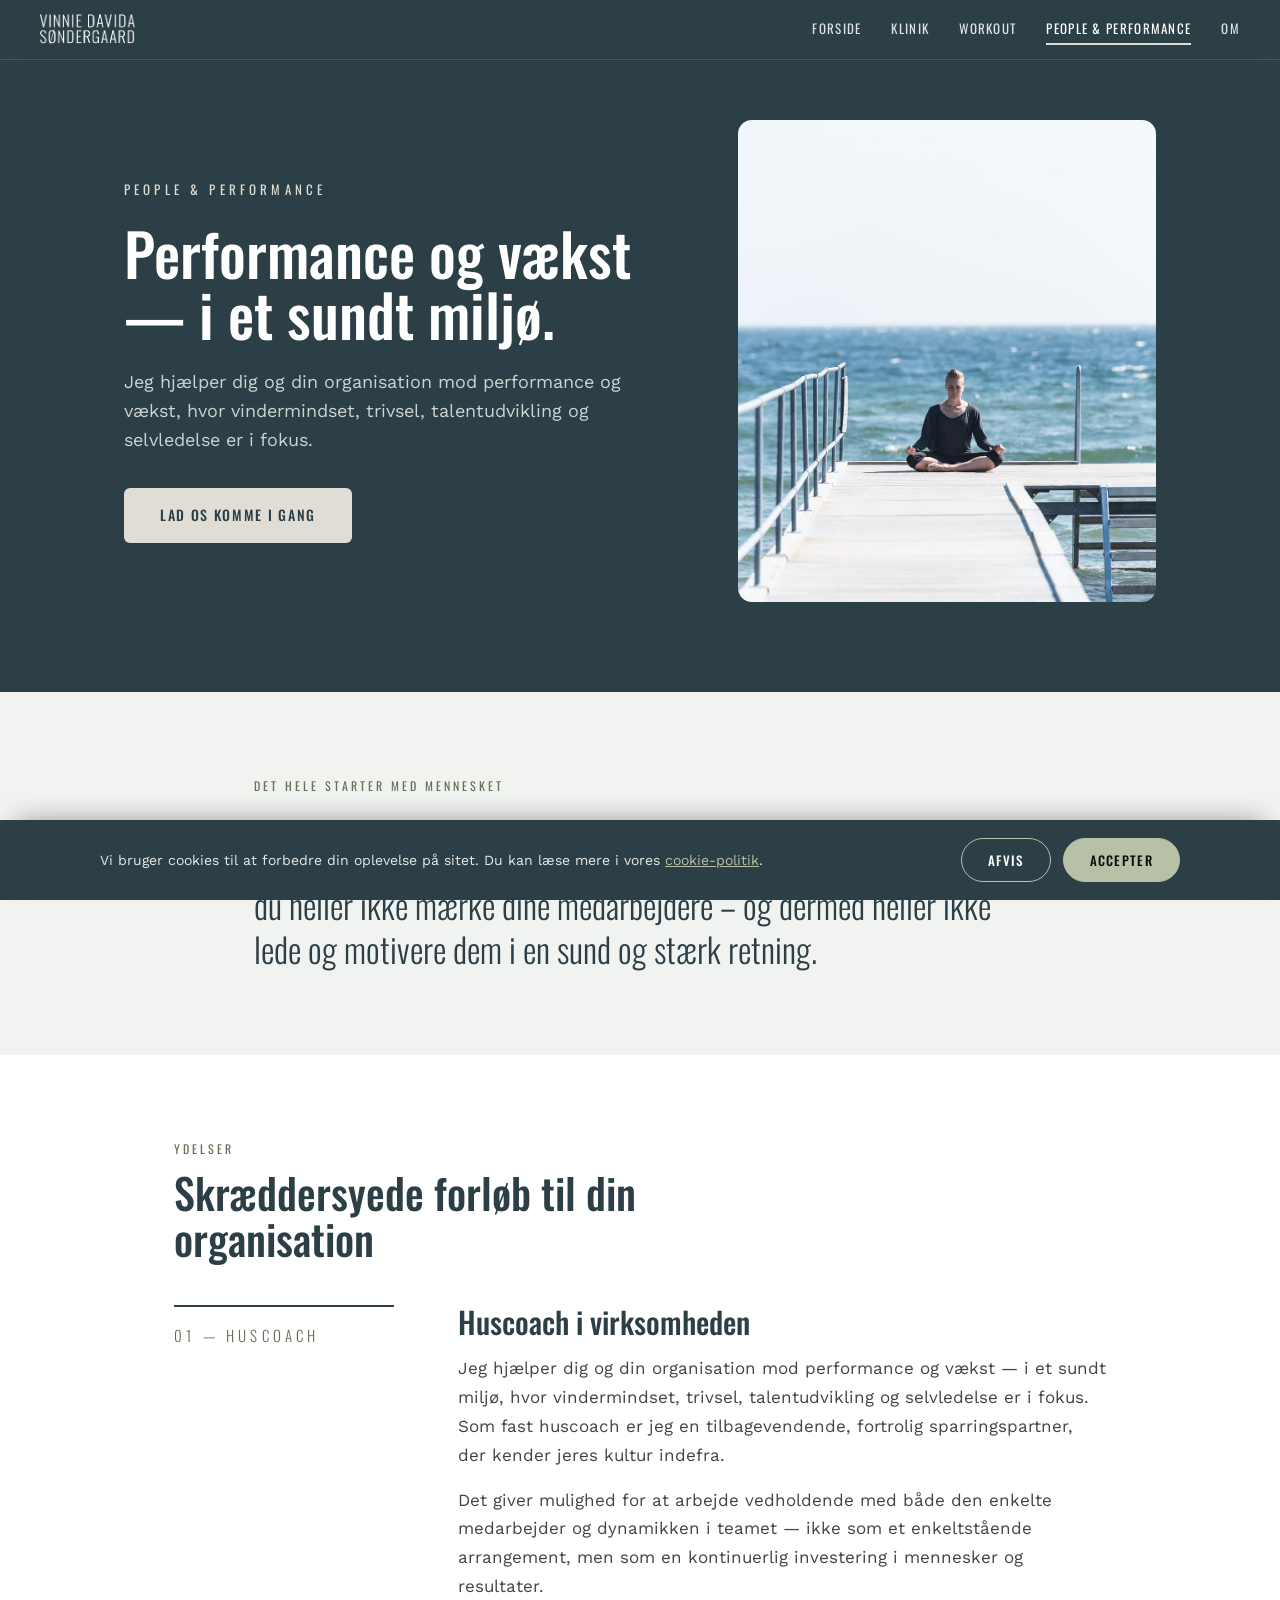
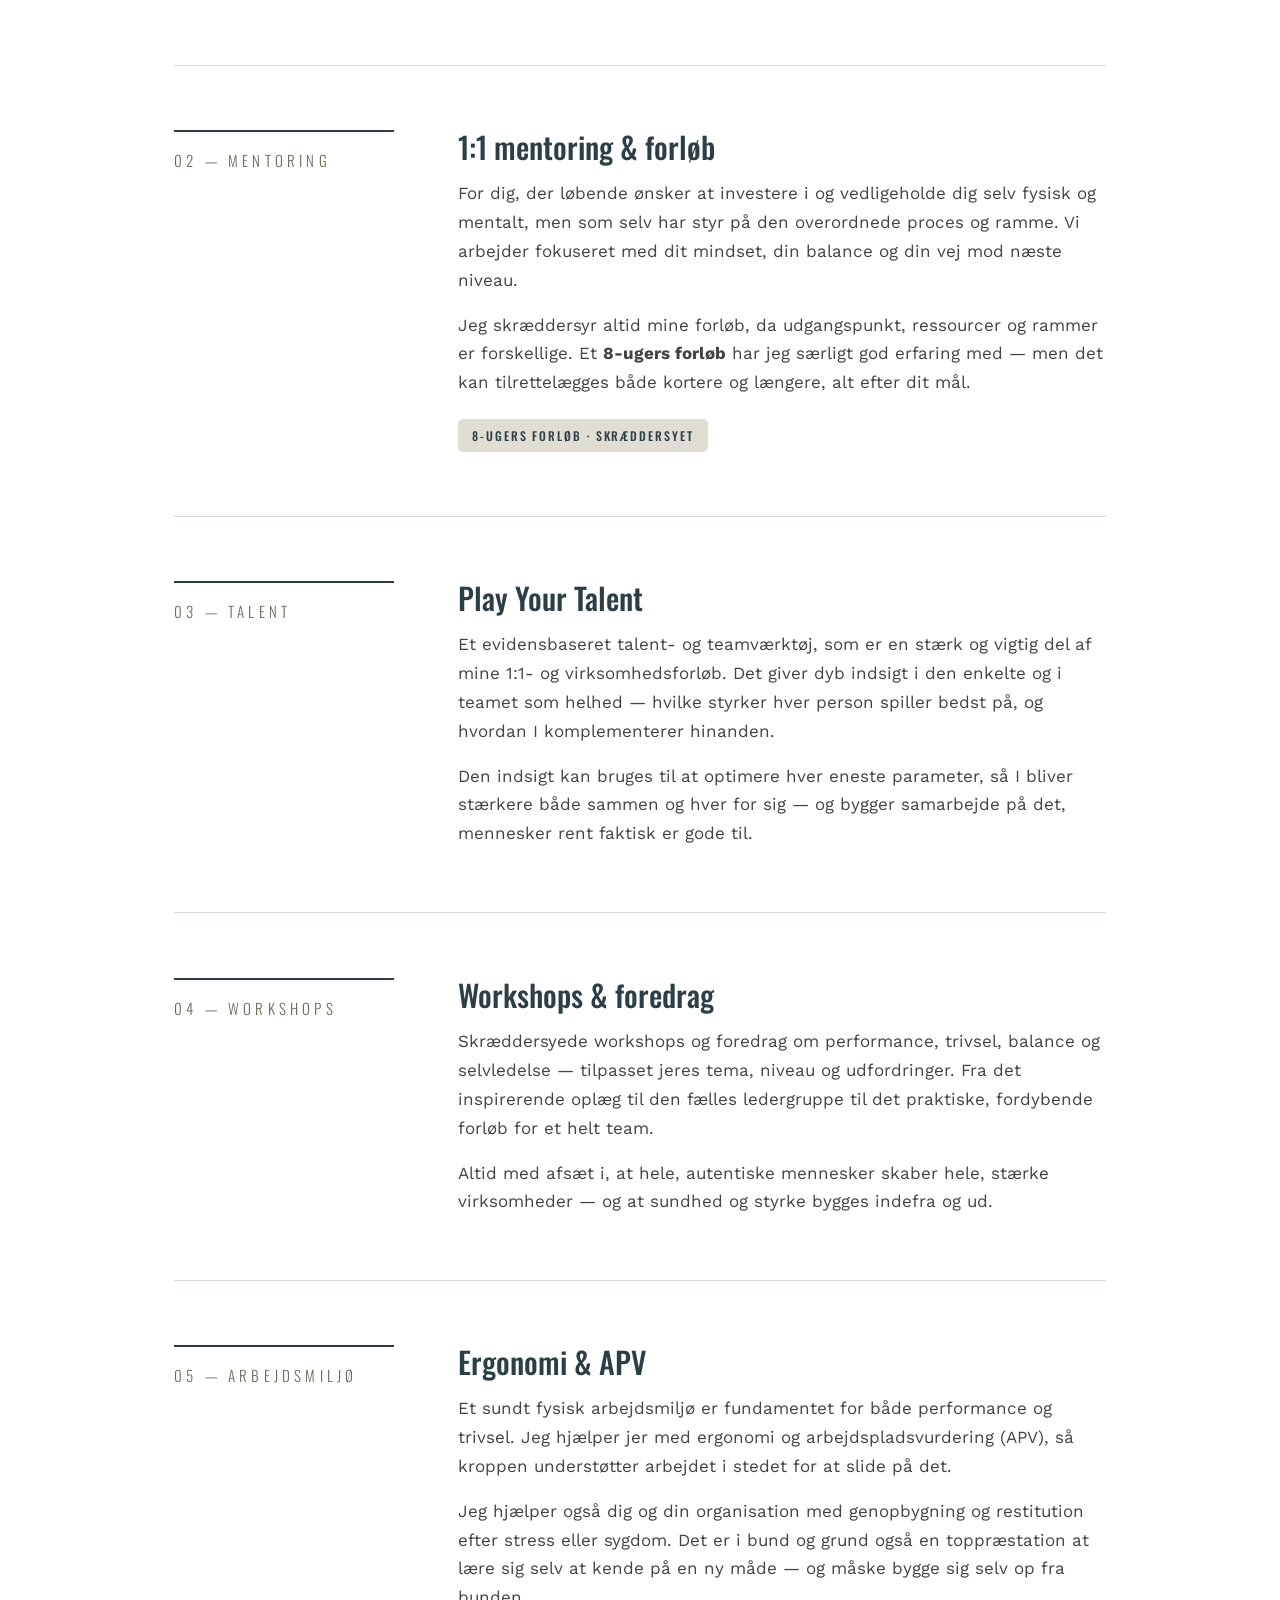
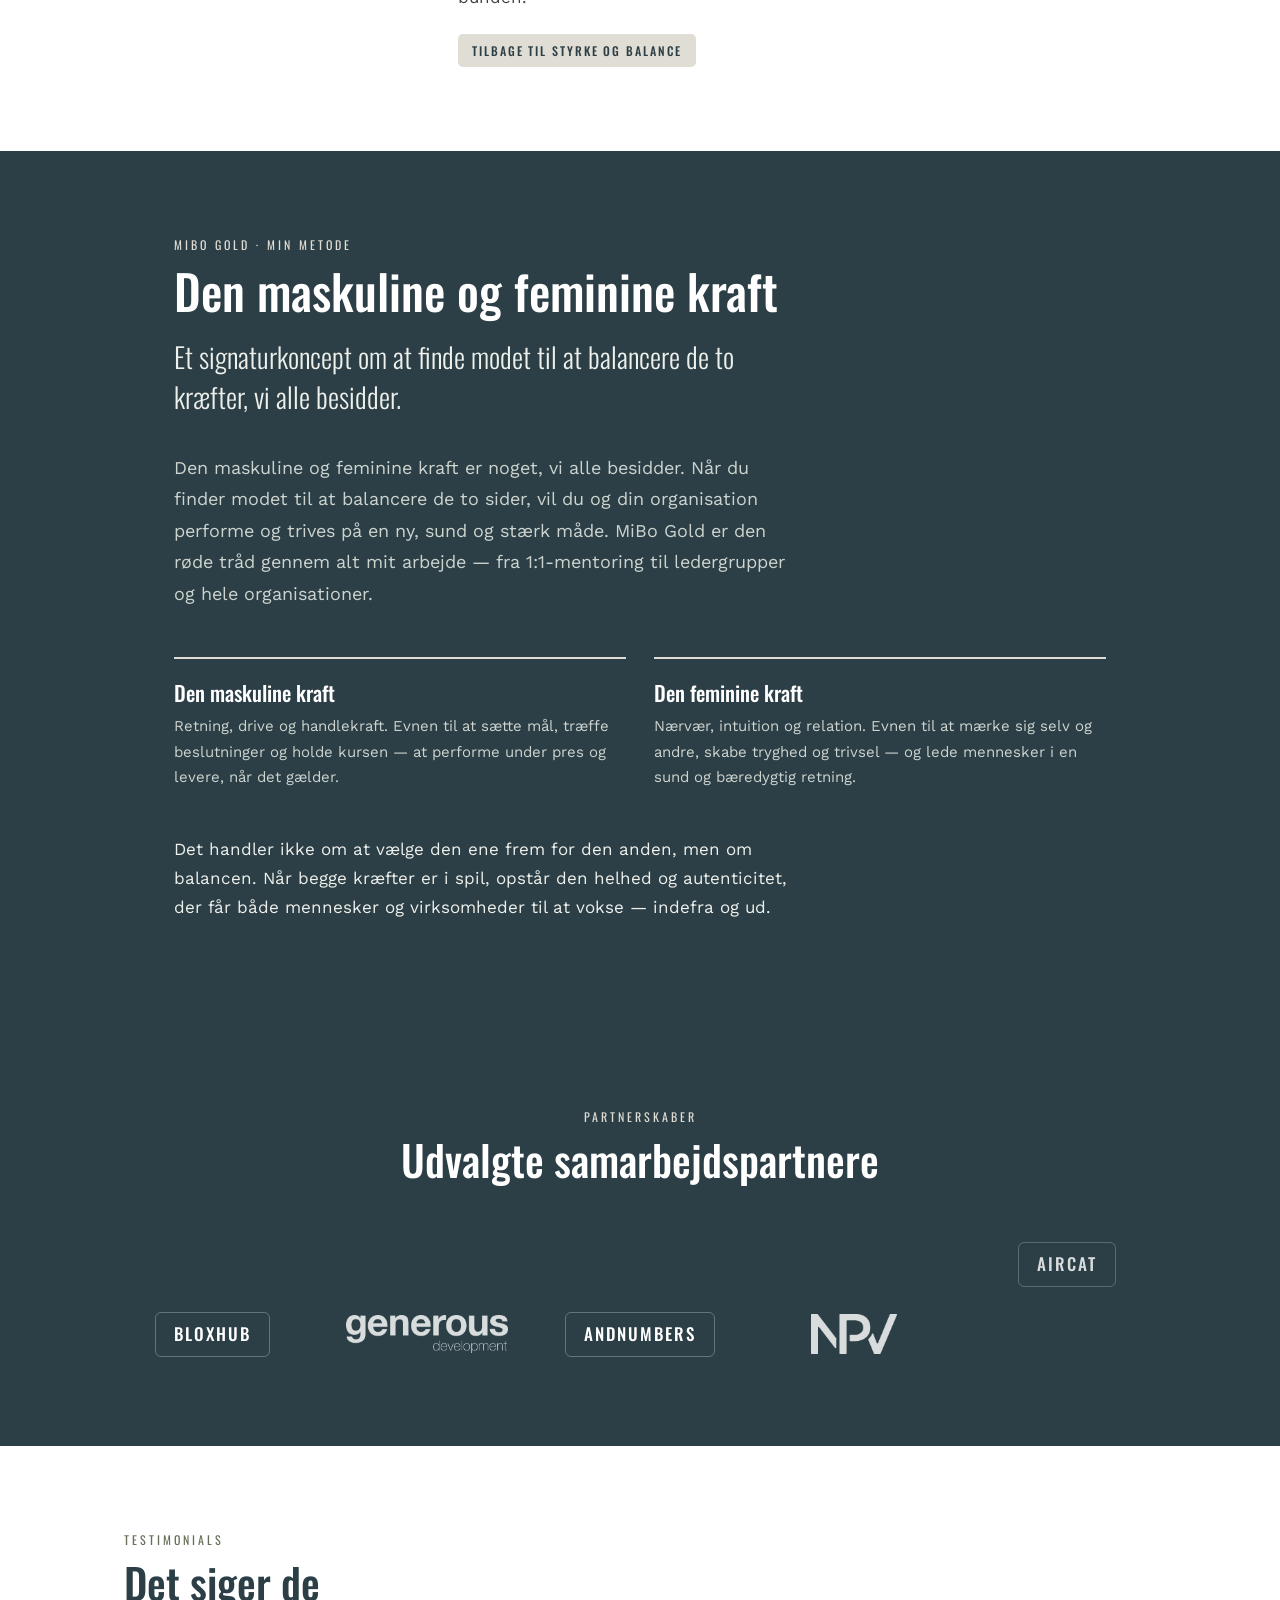
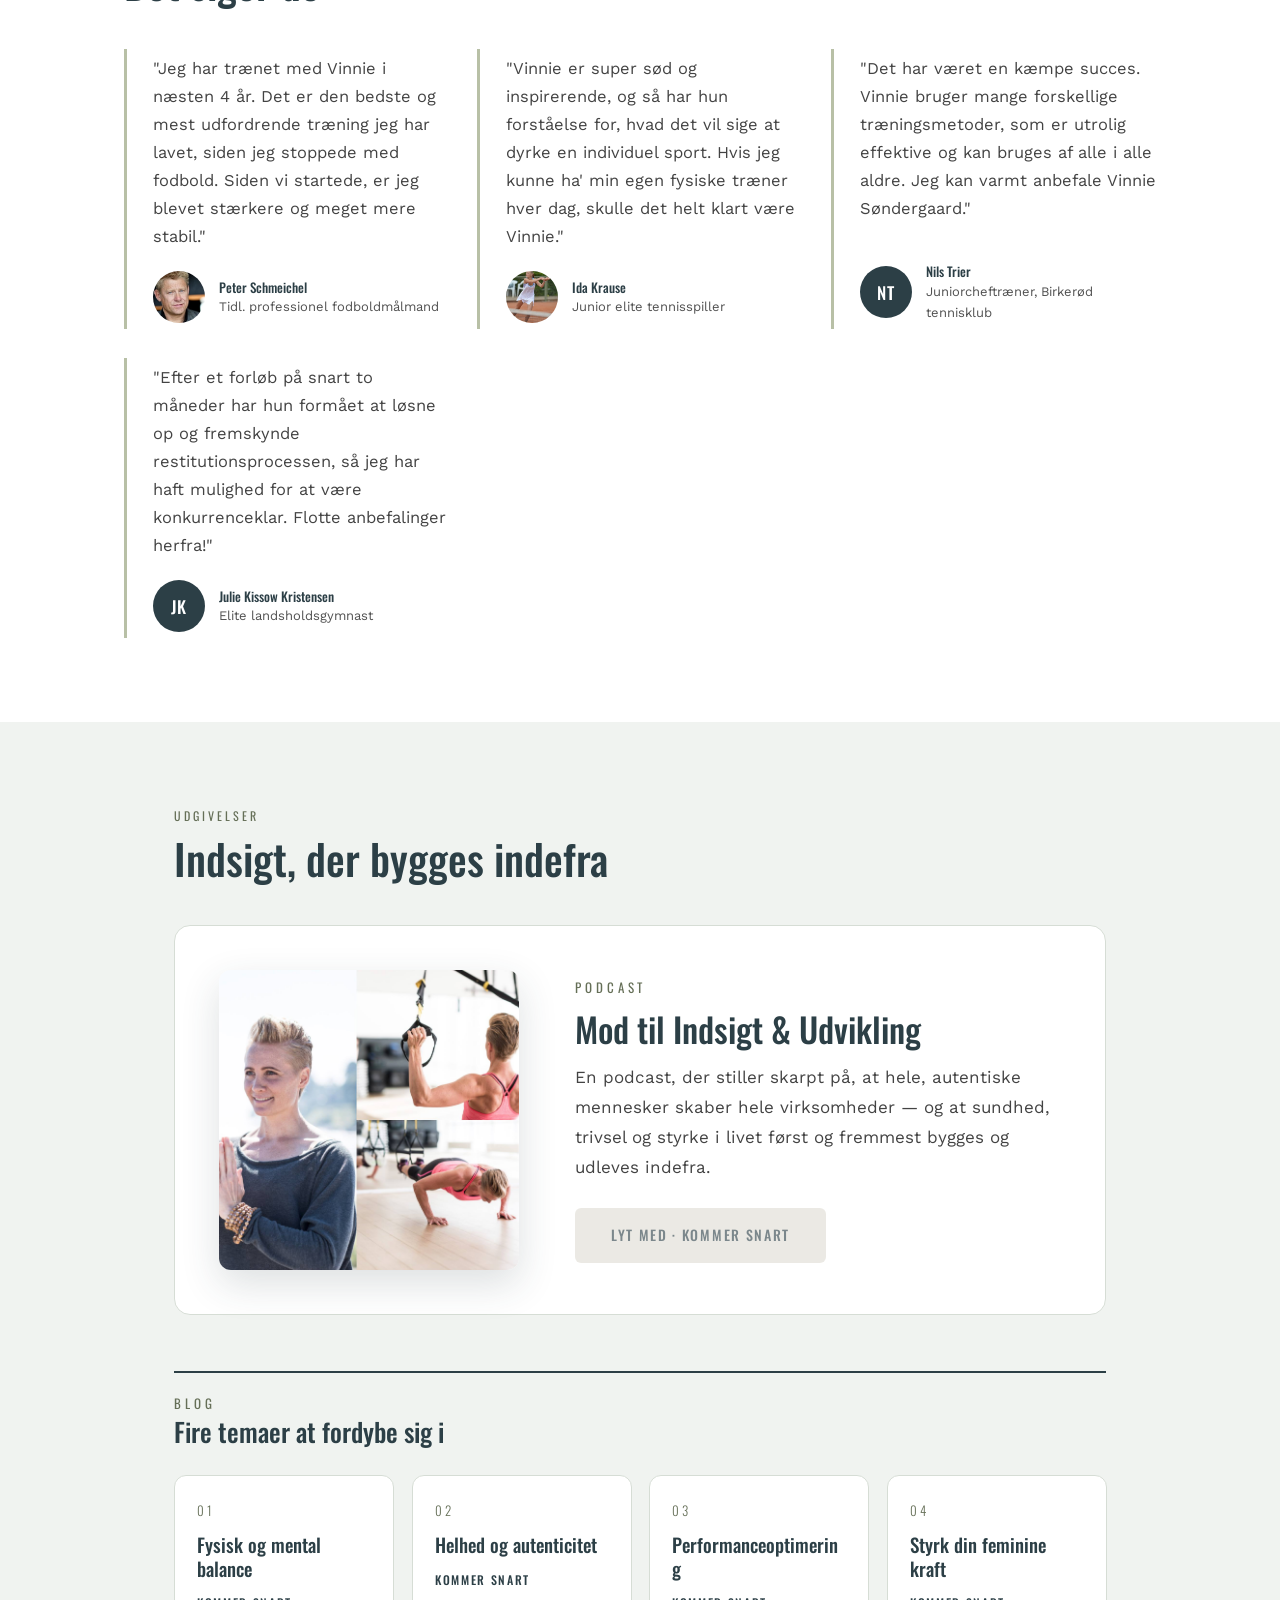
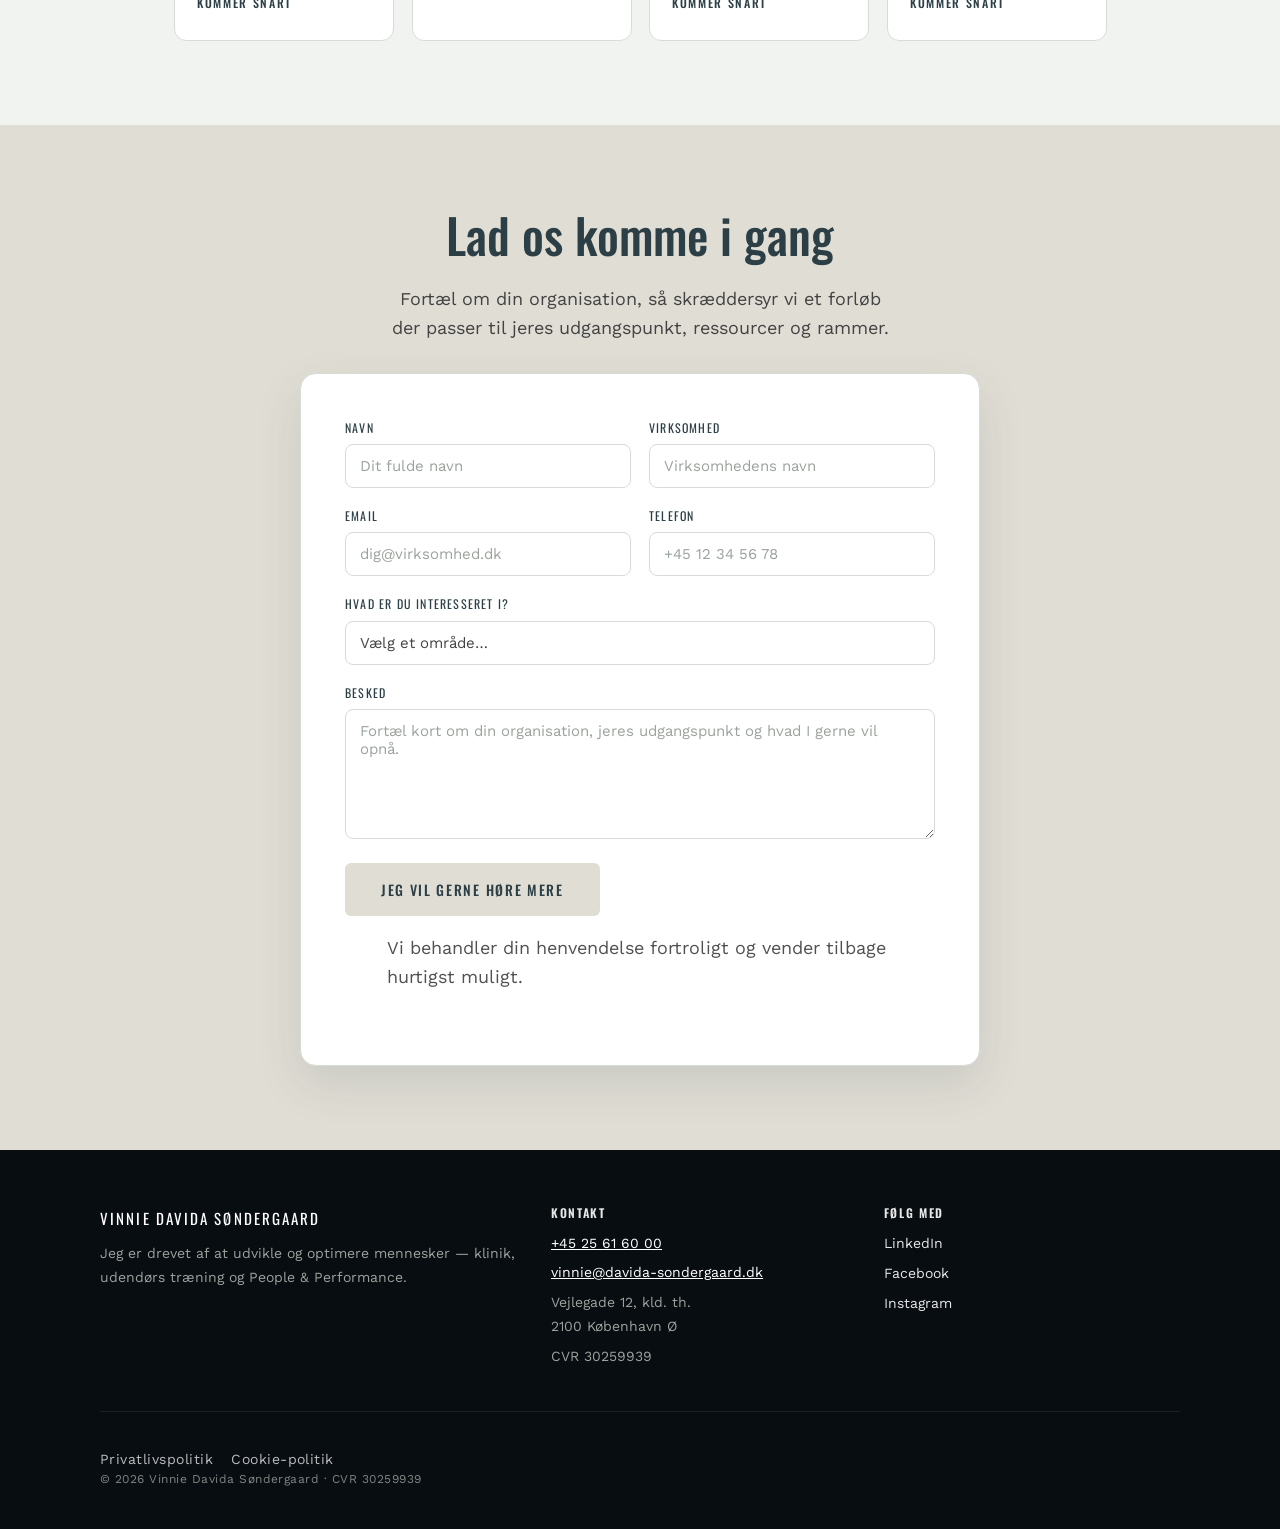
<file: people-performance/index.html>
<!DOCTYPE html>
<html lang="da">
<head>
<meta charset="utf-8">
<meta name="viewport" content="width=device-width, initial-scale=1">
<script>document.documentElement.classList.add('js');</script>
<title>People &amp; Performance | Vinnie Davida Søndergaard</title>
<link rel="canonical" href="https://rhjensen79.github.io/davida/people-performance/">
<meta name="description" content="Performance, trivsel og selvledelse i organisationen. Professionelle ydelser til virksomheder — det hele starter med mennesket.">

<!-- Favicon -->
<link rel="icon" type="image/png" href="../assets/images/source/favicon.png">
<link rel="apple-touch-icon" href="../assets/images/source/favicon.png">
<meta name="theme-color" content="#2c3f46">

<!-- Open Graph -->
<meta property="og:type" content="website">
<meta property="og:site_name" content="Vinnie Davida Søndergaard">
<meta property="og:locale" content="da_DK">
<meta property="og:title" content="People &amp; Performance | Vinnie Davida Søndergaard">
<meta property="og:description" content="Performance, trivsel og selvledelse i organisationen. Professionelle ydelser til virksomheder — det hele starter med mennesket.">
<meta property="og:url" content="https://rhjensen79.github.io/davida/people-performance/">
<meta property="og:image" content="https://rhjensen79.github.io/davida/assets/images/source/vinnie-davida-soendergaard-photo-martin-kaufmann-dsc-3914-1.jpg">

<!-- Twitter -->
<meta name="twitter:card" content="summary_large_image">
<meta name="twitter:title" content="People &amp; Performance | Vinnie Davida Søndergaard">
<meta name="twitter:description" content="Performance, trivsel og selvledelse i organisationen. Professionelle ydelser til virksomheder — det hele starter med mennesket.">
<meta name="twitter:image" content="https://rhjensen79.github.io/davida/assets/images/source/vinnie-davida-soendergaard-photo-martin-kaufmann-dsc-3914-1.jpg">
<link rel="preconnect" href="https://fonts.googleapis.com">
<link rel="preconnect" href="https://fonts.gstatic.com" crossorigin>
<link href="https://fonts.googleapis.com/css2?family=Oswald:wght@300;400;500;600&family=Work+Sans:wght@300;400;500&display=swap" rel="stylesheet">
<link rel="stylesheet" href="../assets/css/tokens.css">
<style>
  /* People & Performance tone: refined, premium, editorial slate */
  body { background: #fff; color: var(--c-text); }
  h1, h2, h3 { color: var(--c-slate); font-weight: 500; }

  .hero { background: var(--c-slate); color: #fff; position: relative; overflow: hidden; }
  .hero .wrap { display: grid; grid-template-columns: 1.15fr .85fr; gap: 48px; align-items: center;
    padding: 120px 24px 90px; }
  .hero .eyebrow { font-family: var(--font-head); text-transform: uppercase; letter-spacing: .32em;
    font-size: 13px; color: var(--c-sand); margin-bottom: 22px; }
  .hero h1 { color:#fff; font-size: clamp(34px, 4.6vw, 60px); line-height: 1.04; margin-bottom: 24px; }
  .hero p { font-size: 18px; color: #cdd4cf; max-width: 48ch; margin-bottom: 34px; }
  .hero .portrait { border-radius: 14px; overflow: hidden; aspect-ratio: 330/380; }
  .hero .portrait img { width:100%; height:100%; object-fit: cover; }

  .section-head .eyebrow { letter-spacing: .25em; font-size: 12px; margin-bottom: 0; }
  .section-head h2 { font-size: clamp(28px,3.6vw,42px); }

  .lead { background: var(--c-wash); }
  .lead .wrap { max-width: 820px; }
  .lead blockquote { margin:0; font-family: var(--font-head); font-weight: 300; font-size: clamp(22px,3vw,34px);
    line-height: 1.3; color: var(--c-slate); }

  /* Services — editorial, generously spaced detail blocks */
  .services .wrap { max-width: 980px; }
  .svc-list { display: grid; gap: 64px; margin-top: 8px; }
  .svc {
    display: grid; grid-template-columns: 220px 1fr; gap: clamp(28px, 5vw, 64px);
    align-items: start; padding-bottom: 64px; border-bottom: 1px solid var(--c-sage-light);
  }
  .svc:last-child { padding-bottom: 0; border-bottom: 0; }
  .svc-index {
    font-family: var(--font-head); font-weight: 300; font-size: 15px;
    letter-spacing: .28em; text-transform: uppercase; color: var(--c-eyebrow);
    border-top: 2px solid var(--c-slate); padding-top: 16px;
  }
  .svc-body h3 { font-size: clamp(23px, 2.4vw, 30px); margin-bottom: 16px; }
  .svc-body p { font-size: 17px; color: var(--c-text); line-height: 1.7; margin: 0 0 16px; max-width: 60ch; }
  .svc-body p:last-child { margin-bottom: 0; }
  .svc-meta {
    display: inline-block; margin-top: 6px; font-family: var(--font-head);
    text-transform: uppercase; letter-spacing: .16em; font-size: 12px; font-weight: 500;
    color: var(--c-slate); background: var(--c-sand); padding: 7px 14px; border-radius: 5px;
  }
  @media (max-width: 680px){
    .svc { grid-template-columns: 1fr; gap: 18px; padding-bottom: 48px; }
    .svc-list { gap: 48px; }
    .svc-index { border-top: 0; padding-top: 0; }
  }

  /* MiBo Gold — signature method block on slate */
  .mibo { background: var(--c-slate); color:#fff; }
  .mibo .wrap { max-width: 980px; }
  .mibo .eyebrow { color: var(--c-sand); }
  .mibo h2 { color:#fff; font-size: clamp(30px, 4vw, 48px); margin-bottom: 20px; }
  .mibo .mibo-lead { font-family: var(--font-head); font-weight: 300; font-size: clamp(20px, 2.6vw, 28px);
    line-height: 1.4; color: #eef0ec; max-width: 40ch; margin: 0 0 8px; }
  .mibo-philosophy { font-size: 18px; color: #cdd4cf; line-height: 1.75; max-width: 56ch; margin: 28px 0 0; }
  .mibo-grid { display: grid; gap: 28px; grid-template-columns: 1fr 1fr; margin-top: 48px; }
  .mibo-force {
    border-top: 2px solid var(--c-sand); padding-top: 22px;
  }
  .mibo-force h3 { color:#fff; font-weight: 500; font-size: 21px; margin-bottom: 10px; }
  .mibo-force p { color: #cdd4cf; font-size: 15px; line-height: 1.7; margin: 0; }
  .mibo-foot { margin-top: 44px; font-size: 17px; color:#eef0ec; line-height: 1.7; max-width: 58ch; }
  @media (max-width: 680px){ .mibo-grid { grid-template-columns: 1fr; gap: 22px; } }

  .partners { background: var(--c-slate); color:#fff; text-align:center; }
  .partners h2 { color:#fff; }
  .partners .section-head .eyebrow { color: var(--c-sand); }
  .logos {
    display:grid; grid-template-columns: repeat(auto-fit, minmax(150px, 1fr));
    gap: 28px 36px; align-items:center; justify-items:center; margin-top: 40px;
  }
  .logos .logo {
    display:flex; align-items:center; justify-content:center;
    height: 56px; width:100%; padding: 4px 8px;
  }
  /* Coloured/dark logos: knock out to white so they read on slate. */
  .logos .logo img { max-height: 40px; max-width: 100%; width:auto;
    filter: brightness(0) invert(1); opacity:.82; transition: opacity .2s ease; }
  .logos .logo:hover img { opacity: 1; }
  /* Logos already supplied white-on-transparent must NOT be inverted. */
  .logos .logo.is-white img { filter: none; opacity: .92; }
  .logos .logo.is-white:hover img { opacity: 1; }
  /* Full-colour circular badge (e.g. Champs Camp): keep as-is, just round it. */
  .logos .logo.is-badge img { filter: none; opacity: .95; max-height: 52px; border-radius: 50%; }
  .logos .logo.is-badge:hover img { opacity: 1; }
  /* Styled text wordmark fallback for partners without a logo file. */
  .logos .wordmark {
    font-family: var(--font-head); font-weight: 500; text-transform: uppercase;
    letter-spacing: .12em; font-size: 17px; line-height: 1.1; color: #fff; opacity: .82;
    border: 1px solid rgba(255,255,255,.28); border-radius: 6px;
    padding: 12px 18px; transition: opacity .2s ease, border-color .2s ease;
  }
  .logos .wordmark:hover { opacity: 1; border-color: rgba(255,255,255,.5); }

  .quotes .wrap { display:grid; gap:28px; grid-template-columns: repeat(auto-fit,minmax(300px,1fr)); }
  .quote {
    border-left: 3px solid var(--c-sage); padding: 6px 0 6px 26px;
    display:flex; flex-direction:column;
  }
  .quote p { font-size: 16.5px; color: var(--c-text); line-height: 1.7; margin: 0; flex: 1 1 auto; }
  .quote .who { display:flex; align-items:center; gap:14px; margin-top: 20px; }
  .quote .who img,
  .quote .who .avatar { width:52px; height:52px; border-radius:50%; object-fit:cover; flex:none; }
  /* Monogram avatar fallback when no portrait file exists. */
  .quote .who .avatar {
    display:flex; align-items:center; justify-content:center;
    background: var(--c-slate); color:#fff;
    font-family: var(--font-head); font-weight: 500; font-size: 17px; letter-spacing: .04em;
  }
  .quote .who b { font-family: var(--font-head); font-weight: 500; color: var(--c-slate); display:block; }
  .quote .who span { font-size: 13px; color: var(--c-text-soft); }

  /* Udgivelser — podcast feature + editorial blog teaser */
  .pubs { background: var(--c-wash); }
  .pubs .wrap { max-width: 980px; }
  .podcast {
    display: grid; grid-template-columns: 300px 1fr; gap: clamp(28px, 5vw, 56px);
    align-items: center;
    background: #fff; border: 1px solid var(--c-sage-light); border-radius: 16px;
    padding: clamp(24px, 4vw, 44px);
  }
  .podcast-cover { border-radius: 12px; overflow: hidden; aspect-ratio: 1/1; box-shadow: 0 14px 38px rgba(44,63,70,.16); }
  .podcast-cover img { width:100%; height:100%; object-fit: cover; }
  .podcast-body .eyebrow { margin-bottom: 12px; }
  .podcast-body h3 { font-size: clamp(24px, 3vw, 34px); margin-bottom: 16px; }
  .podcast-body p { font-size: 17px; color: var(--c-text); line-height: 1.75; margin: 0 0 26px; max-width: 52ch; }
  @media (max-width: 680px){ .podcast { grid-template-columns: 1fr; text-align: left; }
    .podcast-cover { max-width: 280px; } }

  .themes { margin-top: 56px; }
  .themes-head { border-top: 2px solid var(--c-slate); padding-top: 20px; margin-bottom: 28px; }
  .themes-head .eyebrow { margin: 0 0 4px; }
  .themes-head h3 { font-size: clamp(20px, 2.4vw, 26px); margin: 0; }
  .theme-grid { display: grid; gap: 18px; grid-template-columns: repeat(auto-fit, minmax(210px, 1fr)); }
  .theme-card {
    display: block; text-decoration: none;
    background: #fff; border: 1px solid var(--c-sage-light); border-radius: 12px;
    padding: 24px 22px; transition: border-color .2s, transform .15s, box-shadow .2s;
  }
  .theme-card:hover { border-color: var(--c-sage-muted); transform: translateY(-2px);
    box-shadow: 0 12px 28px rgba(44,63,70,.1); }
  .theme-card .theme-index {
    font-family: var(--font-head); font-weight: 300; font-size: 13px;
    letter-spacing: .24em; text-transform: uppercase; color: var(--c-eyebrow); display:block; margin-bottom: 12px;
  }
  .theme-card h4 { font-family: var(--font-head); font-weight: 500; color: var(--c-slate);
    font-size: 19px; line-height: 1.25; margin: 0 0 10px; }
  .theme-card .theme-more {
    font-family: var(--font-head); text-transform: uppercase; letter-spacing: .14em;
    font-size: 12px; font-weight: 500; color: var(--c-slate);
  }

  .cta { text-align:center; background: var(--c-sand); }
  .cta h2 { font-size: clamp(30px,4vw,48px); }
  .cta p { font-size: 18px; max-width: 46ch; margin: 0 auto 30px; }

  /* ── Lead/contact form + confirmation (issue #15) — premium P&P tone ───── */
  /* The form sits on the sand CTA band: lift it onto a calm white card so the
     fields read crisply, and tint the shared --field-* knobs to the slate
     palette used elsewhere on this page. */
  .contact-card {
    max-width: 680px; margin: 8px auto 0; text-align: left;
    background: #fff; border: 1px solid var(--c-sage-light); border-radius: 16px;
    padding: clamp(28px, 4vw, 44px);
    box-shadow: 0 18px 46px rgba(44,63,70,.12);
    --field-bg: #fff; --field-fg: var(--c-text);
    --field-border: var(--c-sage-light); --field-border-focus: var(--c-slate);
    --field-label: var(--c-slate); --field-placeholder: #9aa39c;
    --field-radius: 8px;
  }
  .contact-form select { color: var(--field-fg); }
  .contact-form .contact-submit { justify-self: start; margin-top: 6px; }
  .contact-note { font-size: 13px; color: var(--c-text-soft); margin: 14px 0 0; }

  /* Static confirmation panel — hidden until the button toggles it. */
  .contact-success { text-align: left; }
  .contact-success-mark {
    width: 56px; height: 56px; margin: 0 0 20px; border-radius: 999px;
    display: grid; place-items: center; background: var(--c-slate); color: #fff;
    font-family: var(--font-head); font-weight: 500; font-size: 28px; line-height: 1;
  }
  .contact-success h3 { font-size: clamp(23px, 3vw, 32px); margin: 0 0 12px; }
  .contact-success p { font-size: 17px; color: var(--c-text); line-height: 1.7; margin: 0 0 24px; max-width: 52ch; }
  .contact-success .contact-foot { font-size: 13px; color: var(--c-text-soft); margin: 22px 0 0; }

  /* People & Performance tone: refined, light-on-slate top-nav; near-black footer */
  .site-nav { --nav-bg: rgba(44,63,70,.78); --nav-fg: #fff; --nav-border: rgba(255,255,255,.14); --nav-accent: var(--c-sand); }
  .site-footer { --foot-bg: var(--c-near-black); --foot-fg: #9aa39c; --foot-head: #fff; --foot-link: #fff; --foot-border: rgba(255,255,255,.1); }
  @media (max-width: 820px){ .hero .wrap { grid-template-columns: 1fr; } .hero .portrait { max-width: 320px; } }
  /* Placeholder teasers (#23): podcast/blog links have no destination yet. */
  .is-soon { opacity: .62; cursor: default; pointer-events: none; }
</style>

<!-- Structured data (#23): the B2B people-and-performance advisory. -->
<script type="application/ld+json">
{
  "@context": "https://schema.org",
  "@type": "ProfessionalService",
  "name": "Vinnie Davida Søndergaard — People & Performance",
  "description": "Performance, trivsel og selvledelse i organisationen. Professionelle ydelser til virksomheder — det hele starter med mennesket.",
  "url": "https://rhjensen79.github.io/davida/people-performance/",
  "image": "https://rhjensen79.github.io/davida/assets/images/source/vinnie-davida-soendergaard-photo-martin-kaufmann-dsc-3914-1.jpg",
  "telephone": "+4525616000",
  "email": "vinnie@davida-sondergaard.dk",
  "areaServed": { "@type": "Country", "name": "Danmark" },
  "founder": { "@type": "Person", "name": "Vinnie Davida Søndergaard" },
  "hasOfferCatalog": {
    "@type": "OfferCatalog",
    "name": "Ydelser",
    "itemListElement": [
      { "@type": "Offer", "itemOffered": { "@type": "Service", "name": "Huscoach i virksomheden" } },
      { "@type": "Offer", "itemOffered": { "@type": "Service", "name": "1:1 mentoring & forløb" } },
      { "@type": "Offer", "itemOffered": { "@type": "Service", "name": "Play Your Talent" } },
      { "@type": "Offer", "itemOffered": { "@type": "Service", "name": "Workshops & foredrag" } },
      { "@type": "Offer", "itemOffered": { "@type": "Service", "name": "Ergonomi & APV" } }
    ]
  }
}
</script>
</head>
<body class="focus-pp">
  <!-- CANONICAL SHARED TOP-NAV (sub-sites) — see .site-nav in tokens.css. -->
  <nav class="site-nav">
    <a class="brand" href="../" aria-label="Vinnie Davida Søndergaard — forside">
      <img src="../assets/images/source/logolight.png" alt="Vinnie Davida Søndergaard">
    </a>
    <button class="nav-toggle" type="button" aria-label="Åbn menu" aria-expanded="false" aria-controls="primary-nav">
      <span class="bars" aria-hidden="true"></span>
    </button>
    <div class="nav-links" id="primary-nav">
      <a href="../">Forside</a>
      <a href="../klinik/">Klinik</a>
      <a href="../workout/">Workout</a>
      <a href="../people-performance/" class="is-current">People &amp; Performance</a>
      <a href="../om/">Om</a>
    </div>
  </nav>

  <header class="hero">
    <div class="wrap">
      <div>
        <div class="eyebrow">People &amp; Performance</div>
        <h1>Performance og vækst — i et sundt miljø.</h1>
        <p>Jeg hjælper dig og din organisation mod performance og vækst, hvor vindermindset, trivsel, talentudvikling og selvledelse er i fokus.</p>
        <a class="btn" href="#kontakt">Lad os komme i gang</a>
      </div>
      <div class="portrait">
        <img src="../assets/images/source/vinnie-davida-soendergaard-photo-martin-kaufmann-dsc-3914-1.jpg" alt="Vinnie Davida Søndergaard">
      </div>
    </div>
  </header>

  <section class="section lead">
    <div class="wrap">
      <div class="section-head"><div class="eyebrow">Det hele starter med mennesket</div></div>
      <blockquote>Hvis ikke du som leder kender dig selv og kan mærke dig selv, kan du heller ikke mærke dine medarbejdere – og dermed heller ikke lede og motivere dem i en sund og stærk retning.</blockquote>
    </div>
  </section>

  <section class="section services" id="ydelser">
    <div class="wrap">
      <div class="section-head">
        <div class="eyebrow">Ydelser</div>
        <h2>Skræddersyede forløb til din organisation</h2>
      </div>
      <div class="svc-list reveal-stagger">

        <article class="svc reveal">
          <div class="svc-index">01 — Huscoach</div>
          <div class="svc-body">
            <h3>Huscoach i virksomheden</h3>
            <p>Jeg hjælper dig og din organisation mod performance og vækst — i et sundt miljø, hvor vindermindset, trivsel, talentudvikling og selvledelse er i fokus. Som fast huscoach er jeg en tilbagevendende, fortrolig sparringspartner, der kender jeres kultur indefra.</p>
            <p>Det giver mulighed for at arbejde vedholdende med både den enkelte medarbejder og dynamikken i teamet — ikke som et enkeltstående arrangement, men som en kontinuerlig investering i mennesker og resultater.</p>
          </div>
        </article>

        <article class="svc reveal">
          <div class="svc-index">02 — Mentoring</div>
          <div class="svc-body">
            <h3>1:1 mentoring &amp; forløb</h3>
            <p>For dig, der løbende ønsker at investere i og vedligeholde dig selv fysisk og mentalt, men som selv har styr på den overordnede proces og ramme. Vi arbejder fokuseret med dit mindset, din balance og din vej mod næste niveau.</p>
            <p>Jeg skræddersyr altid mine forløb, da udgangspunkt, ressourcer og rammer er forskellige. Et <strong>8-ugers forløb</strong> har jeg særligt god erfaring med — men det kan tilrettelægges både kortere og længere, alt efter dit mål.</p>
            <span class="svc-meta">8-ugers forløb · skræddersyet</span>
          </div>
        </article>

        <article class="svc reveal">
          <div class="svc-index">03 — Talent</div>
          <div class="svc-body">
            <h3>Play Your Talent</h3>
            <p>Et evidensbaseret talent- og teamværktøj, som er en stærk og vigtig del af mine 1:1- og virksomhedsforløb. Det giver dyb indsigt i den enkelte og i teamet som helhed — hvilke styrker hver person spiller bedst på, og hvordan I komplementerer hinanden.</p>
            <p>Den indsigt kan bruges til at optimere hver eneste parameter, så I bliver stærkere både sammen og hver for sig — og bygger samarbejde på det, mennesker rent faktisk er gode til.</p>
          </div>
        </article>

        <article class="svc reveal">
          <div class="svc-index">04 — Workshops</div>
          <div class="svc-body">
            <h3>Workshops &amp; foredrag</h3>
            <p>Skræddersyede workshops og foredrag om performance, trivsel, balance og selvledelse — tilpasset jeres tema, niveau og udfordringer. Fra det inspirerende oplæg til den fælles ledergruppe til det praktiske, fordybende forløb for et helt team.</p>
            <p>Altid med afsæt i, at hele, autentiske mennesker skaber hele, stærke virksomheder — og at sundhed og styrke bygges indefra og ud.</p>
          </div>
        </article>

        <article class="svc reveal">
          <div class="svc-index">05 — Arbejdsmiljø</div>
          <div class="svc-body">
            <h3>Ergonomi &amp; APV</h3>
            <p>Et sundt fysisk arbejdsmiljø er fundamentet for både performance og trivsel. Jeg hjælper jer med ergonomi og arbejdspladsvurdering (APV), så kroppen understøtter arbejdet i stedet for at slide på det.</p>
            <p>Jeg hjælper også dig og din organisation med genopbygning og restitution efter stress eller sygdom. Det er i bund og grund også en toppræstation at lære sig selv at kende på en ny måde — og måske bygge sig selv op fra bunden.</p>
            <span class="svc-meta">Tilbage til styrke og balance</span>
          </div>
        </article>

      </div>
    </div>
  </section>

  <section class="section mibo" id="mibo-gold">
    <div class="wrap">
      <div class="section-head" style="margin-bottom: 36px;">
        <div class="eyebrow">MiBo Gold · Min metode</div>
        <h2>Den maskuline og feminine kraft</h2>
        <p class="mibo-lead">Et signaturkoncept om at finde modet til at balancere de to kræfter, vi alle besidder.</p>
      </div>
      <p class="mibo-philosophy">Den maskuline og feminine kraft er noget, vi alle besidder. Når du finder modet til at balancere de to sider, vil du og din organisation performe og trives på en ny, sund og stærk måde. MiBo Gold er den røde tråd gennem alt mit arbejde — fra 1:1-mentoring til ledergrupper og hele organisationer.</p>

      <div class="mibo-grid reveal-stagger">
        <div class="mibo-force reveal">
          <h3>Den maskuline kraft</h3>
          <p>Retning, drive og handlekraft. Evnen til at sætte mål, træffe beslutninger og holde kursen — at performe under pres og levere, når det gælder.</p>
        </div>
        <div class="mibo-force reveal">
          <h3>Den feminine kraft</h3>
          <p>Nærvær, intuition og relation. Evnen til at mærke sig selv og andre, skabe tryghed og trivsel — og lede mennesker i en sund og bæredygtig retning.</p>
        </div>
      </div>

      <p class="mibo-foot">Det handler ikke om at vælge den ene frem for den anden, men om balancen. Når begge kræfter er i spil, opstår den helhed og autenticitet, der får både mennesker og virksomheder til at vokse — indefra og ud.</p>
    </div>
  </section>

  <section class="section partners">
    <div class="wrap">
      <div class="section-head" style="max-width:none; margin: 0 auto 0; text-align:center;">
        <div class="eyebrow">Partnerskaber</div>
        <h2>Udvalgte samarbejdspartnere</h2>
      </div>
      <div class="logos reveal-stagger">
        <span class="logo reveal"><img src="../assets/images/source/saxobanklogo.png" alt="Saxo Bank"></span>
        <span class="logo reveal"><img src="../assets/images/source/nor-primary-logo-w-tagline-rgb-pos-large-e1539977408170.png" alt="NOR"></span>
        <span class="logo is-badge reveal"><img src="../assets/images/source/19tii81qktc-champs-camp-logo-415.png" alt="Champs Camp"></span>
        <span class="logo is-white reveal"><img src="../assets/images/source/weesgaard-dental-kirurgi-since-1962-horizontal-logo-white-12-2025-1920x315.webp" alt="Weesgaard Dental Kirurgi"></span>
        <span class="wordmark reveal" title="AirCat">AirCat</span>
        <span class="wordmark reveal" title="BloxHub">BloxHub</span>
        <span class="logo reveal"><img src="../assets/images/source/logo-generous-development-black-final.png" alt="Generous Development"></span>
        <span class="wordmark reveal" title="AndNumbers">AndNumbers</span>
        <span class="logo reveal"><img src="../assets/images/source/npv-logo-cmyk-pos-002.png" alt="NPV"></span>
      </div>
    </div>
  </section>

  <section class="section quotes">
    <div class="wrap" style="display:block">
      <div class="section-head"><div class="eyebrow">Testimonials</div><h2>Det siger de</h2></div>
    </div>
    <div class="wrap reveal-stagger">
      <div class="quote reveal">
        <p>"Jeg har trænet med Vinnie i næsten 4 år. Det er den bedste og mest udfordrende træning jeg har lavet, siden jeg stoppede med fodbold. Siden vi startede, er jeg blevet stærkere og meget mere stabil."</p>
        <div class="who"><img src="../assets/images/source/ref-peter-schmeichel1-180x160-1.jpg" alt="Peter Schmeichel"><span><b>Peter Schmeichel</b>Tidl. professionel fodboldmålmand</span></div>
      </div>
      <div class="quote reveal">
        <p>"Vinnie er super sød og inspirerende, og så har hun forståelse for, hvad det vil sige at dyrke en individuel sport. Hvis jeg kunne ha' min egen fysiske træner hver dag, skulle det helt klart være Vinnie."</p>
        <div class="who"><img src="../assets/images/source/ref-ida-krause-180x180-1.jpg" alt="Ida Krause"><span><b>Ida Krause</b>Junior elite tennisspiller</span></div>
      </div>
      <div class="quote reveal">
        <p>"Det har været en kæmpe succes. Vinnie bruger mange forskellige træningsmetoder, som er utrolig effektive og kan bruges af alle i alle aldre. Jeg kan varmt anbefale Vinnie Søndergaard."</p>
        <div class="who"><span class="avatar" aria-hidden="true">NT</span><span><b>Nils Trier</b>Juniorcheftræner, Birkerød tennisklub</span></div>
      </div>
      <div class="quote reveal">
        <p>"Efter et forløb på snart to måneder har hun formået at løsne op og fremskynde restitutionsprocessen, så jeg har haft mulighed for at være konkurrenceklar. Flotte anbefalinger herfra!"</p>
        <div class="who"><span class="avatar" aria-hidden="true">JK</span><span><b>Julie Kissow Kristensen</b>Elite landsholdsgymnast</span></div>
      </div>
    </div>
  </section>

  <section class="section pubs" id="udgivelser">
    <div class="wrap">
      <div class="section-head">
        <div class="eyebrow">Udgivelser</div>
        <h2>Indsigt, der bygges indefra</h2>
      </div>

      <article class="podcast reveal">
        <div class="podcast-cover">
          <img src="../assets/images/source/lipti-cover.jpg" alt="Podcasten Mod til Indsigt &amp; Udvikling">
        </div>
        <div class="podcast-body">
          <div class="eyebrow">Podcast</div>
          <h3>Mod til Indsigt &amp; Udvikling</h3>
          <p>En podcast, der stiller skarpt på, at hele, autentiske mennesker skaber hele virksomheder — og at sundhed, trivsel og styrke i livet først og fremmest bygges og udleves indefra.</p>
          <!-- Placeholder: no podcast URL yet — non-navigating teaser (#23). -->
          <span class="btn is-soon" role="link" aria-disabled="true" title="Podcast-link kommer snart">Lyt med · kommer snart</span>
        </div>
      </article>

      <div class="themes">
        <div class="themes-head">
          <div class="eyebrow">Blog</div>
          <h3>Fire temaer at fordybe sig i</h3>
        </div>
        <!-- Blog not yet built: cards are non-navigating teasers (no dead #). -->
        <div class="theme-grid reveal-stagger">
          <div class="theme-card reveal" aria-disabled="true">
            <span class="theme-index">01</span>
            <h4>Fysisk og mental balance</h4>
            <span class="theme-more">Kommer snart</span>
          </div>
          <div class="theme-card reveal" aria-disabled="true">
            <span class="theme-index">02</span>
            <h4>Helhed og autenticitet</h4>
            <span class="theme-more">Kommer snart</span>
          </div>
          <div class="theme-card reveal" aria-disabled="true">
            <span class="theme-index">03</span>
            <h4>Performanceoptimering</h4>
            <span class="theme-more">Kommer snart</span>
          </div>
          <div class="theme-card reveal" aria-disabled="true">
            <span class="theme-index">04</span>
            <h4>Styrk din feminine kraft</h4>
            <span class="theme-more">Kommer snart</span>
          </div>
        </div>
      </div>
    </div>
  </section>

  <!-- ========================================================================
       KONTAKT / LEAD — NON-FUNCTIONAL MOCK. The lead form does not submit
       anywhere; "Jeg vil gerne høre mere" is type=button and only toggles a
       static confirmation panel via contact.js (visual demo only, no backend).
       ===================================================================== -->
  <section class="section cta" id="kontakt">
    <div class="wrap">
      <h2>Lad os komme i gang</h2>
      <p>Fortæl om din organisation, så skræddersyr vi et forløb der passer til jeres udgangspunkt, ressourcer og rammer.</p>

      <form class="form contact-form contact-card reveal" id="contact-form" novalidate>
        <div class="form-row">
          <div class="field">
            <label for="ct-navn">Navn</label>
            <input id="ct-navn" name="navn" type="text" placeholder="Dit fulde navn" autocomplete="name">
          </div>
          <div class="field">
            <label for="ct-virksomhed">Virksomhed</label>
            <input id="ct-virksomhed" name="virksomhed" type="text" placeholder="Virksomhedens navn" autocomplete="organization">
          </div>
        </div>
        <div class="form-row">
          <div class="field">
            <label for="ct-email">Email</label>
            <input id="ct-email" name="email" type="email" placeholder="dig@virksomhed.dk" autocomplete="email">
          </div>
          <div class="field">
            <label for="ct-tlf">Telefon</label>
            <input id="ct-tlf" name="telefon" type="tel" placeholder="+45 12 34 56 78" autocomplete="tel">
          </div>
        </div>
        <div class="field">
          <label for="ct-interesse">Hvad er du interesseret i?</label>
          <select id="ct-interesse" name="interesse">
            <option value="" selected>Vælg et område…</option>
            <option value="huscoach">Huscoach i virksomheden</option>
            <option value="mentoring">1:1 mentoring &amp; forløb</option>
            <option value="play-your-talent">Play Your Talent</option>
            <option value="workshops">Workshops &amp; foredrag</option>
            <option value="ergonomi-apv">Ergonomi &amp; APV</option>
            <option value="andet">Andet</option>
          </select>
        </div>
        <div class="field">
          <label for="ct-besked">Besked</label>
          <textarea id="ct-besked" name="besked" placeholder="Fortæl kort om din organisation, jeres udgangspunkt og hvad I gerne vil opnå."></textarea>
        </div>
        <!-- type="button": this is a non-functional mock, no real submit. -->
        <button class="btn contact-submit" type="button" id="contact-submit">Jeg vil gerne høre mere</button>
        <p class="contact-note">Vi behandler din henvendelse fortroligt og vender tilbage hurtigst muligt.</p>
      </form>

      <!-- Static confirmation panel (mockup of the success state). -->
      <div class="contact-card contact-success" id="contact-success" role="status" aria-live="polite" hidden>
        <div class="contact-success-mark" aria-hidden="true">✓</div>
        <h3>Tak — vi vender tilbage hurtigst muligt</h3>
        <p>Din henvendelse er modtaget. Jeg ser personligt på den og vender tilbage med et bud på et forløb, der passer til jeres udgangspunkt, ressourcer og rammer.</p>
        <button class="btn ghost" type="button" id="contact-reset">Send en ny henvendelse</button>
        <p class="contact-foot">Foretrækker du at skrive direkte? Ring 25 61 60 00 eller skriv til vinnie@davida-sondergaard.dk. (Demo — ingen henvendelse er sendt.)</p>
      </div>
    </div>
  </section>

  <!-- CANONICAL SHARED FOOTER — identical across all pages (see tokens.css). -->
  <footer class="site-footer">
    <div class="foot-inner">
      <div>
        <p class="foot-brand">Vinnie Davida Søndergaard</p>
        <p>Jeg er drevet af at udvikle og optimere mennesker — klinik, udendørs træning og People &amp; Performance.</p>
      </div>
      <div>
        <h4>Kontakt</h4>
        <p><a href="tel:+4525616000">+45 25 61 60 00</a></p>
        <p><a href="mailto:vinnie@davida-sondergaard.dk">vinnie@davida-sondergaard.dk</a></p>
        <p>Vejlegade 12, kld. th.<br>2100 København Ø</p>
        <p>CVR 30259939</p>
      </div>
      <div>
        <h4>Følg med</h4>
        <div class="social">
          <a href="https://www.linkedin.com/search/results/all/?keywords=Vinnie%20Davida%20S%C3%B8ndergaard" target="_blank" rel="noopener">LinkedIn</a>
          <a href="https://www.facebook.com/lifepoweredthroughinside" target="_blank" rel="noopener">Facebook</a>
          <a href="https://www.instagram.com/vinnie_davida_sondergaard" target="_blank" rel="noopener">Instagram</a>
        </div>
      </div>
    </div>
    <div class="foot-base">
      <div class="foot-legal">
        <a href="../privatlivspolitik.html">Privatlivspolitik</a>
        <a href="../cookie-politik.html">Cookie-politik</a>
      </div>
      © <span id="year">2026</span> Vinnie Davida Søndergaard · CVR 30259939
    </div>
  </footer>
  <script src="../assets/js/nav.js" defer></script>
  <script src="../assets/js/reveal.js" defer></script>
  <script src="../assets/js/contact.js" defer></script>
  <script src="../assets/js/cookie.js" data-path-prefix="../" defer></script>
</body>
</html>
</file>
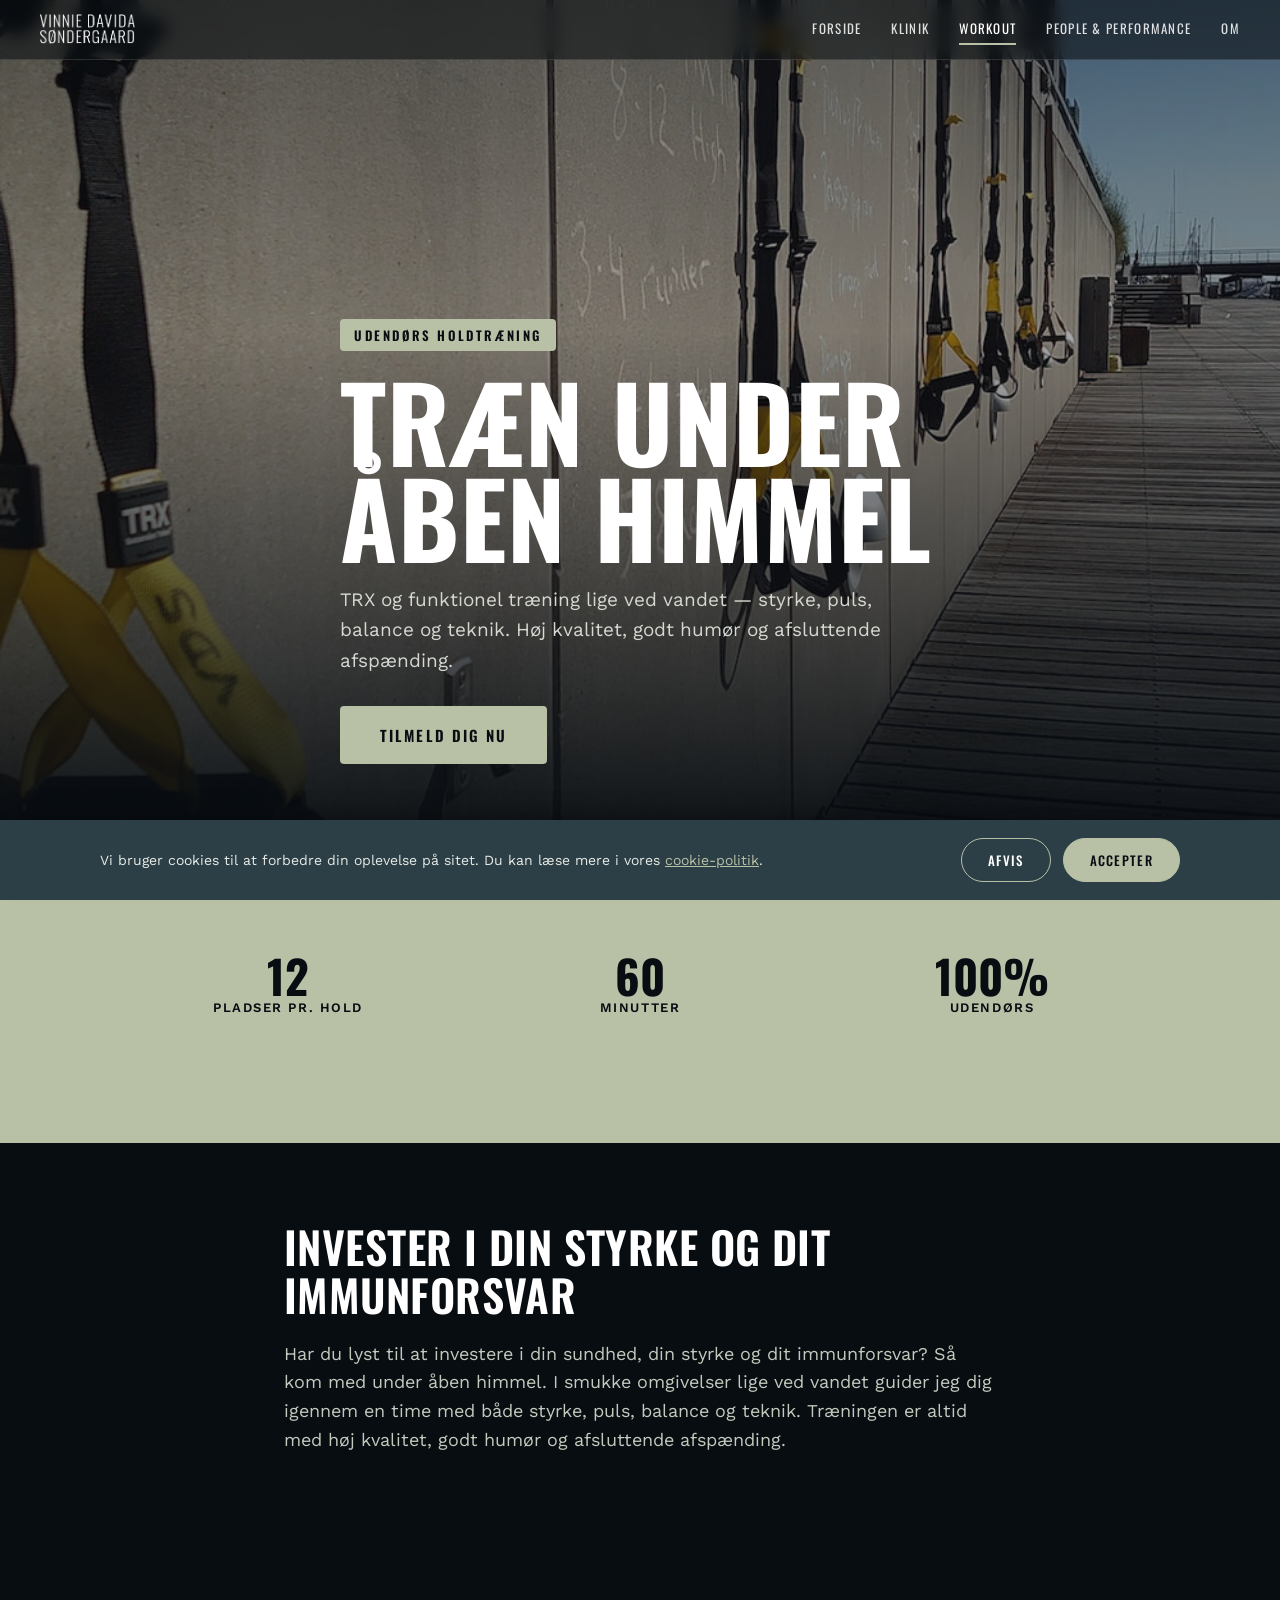
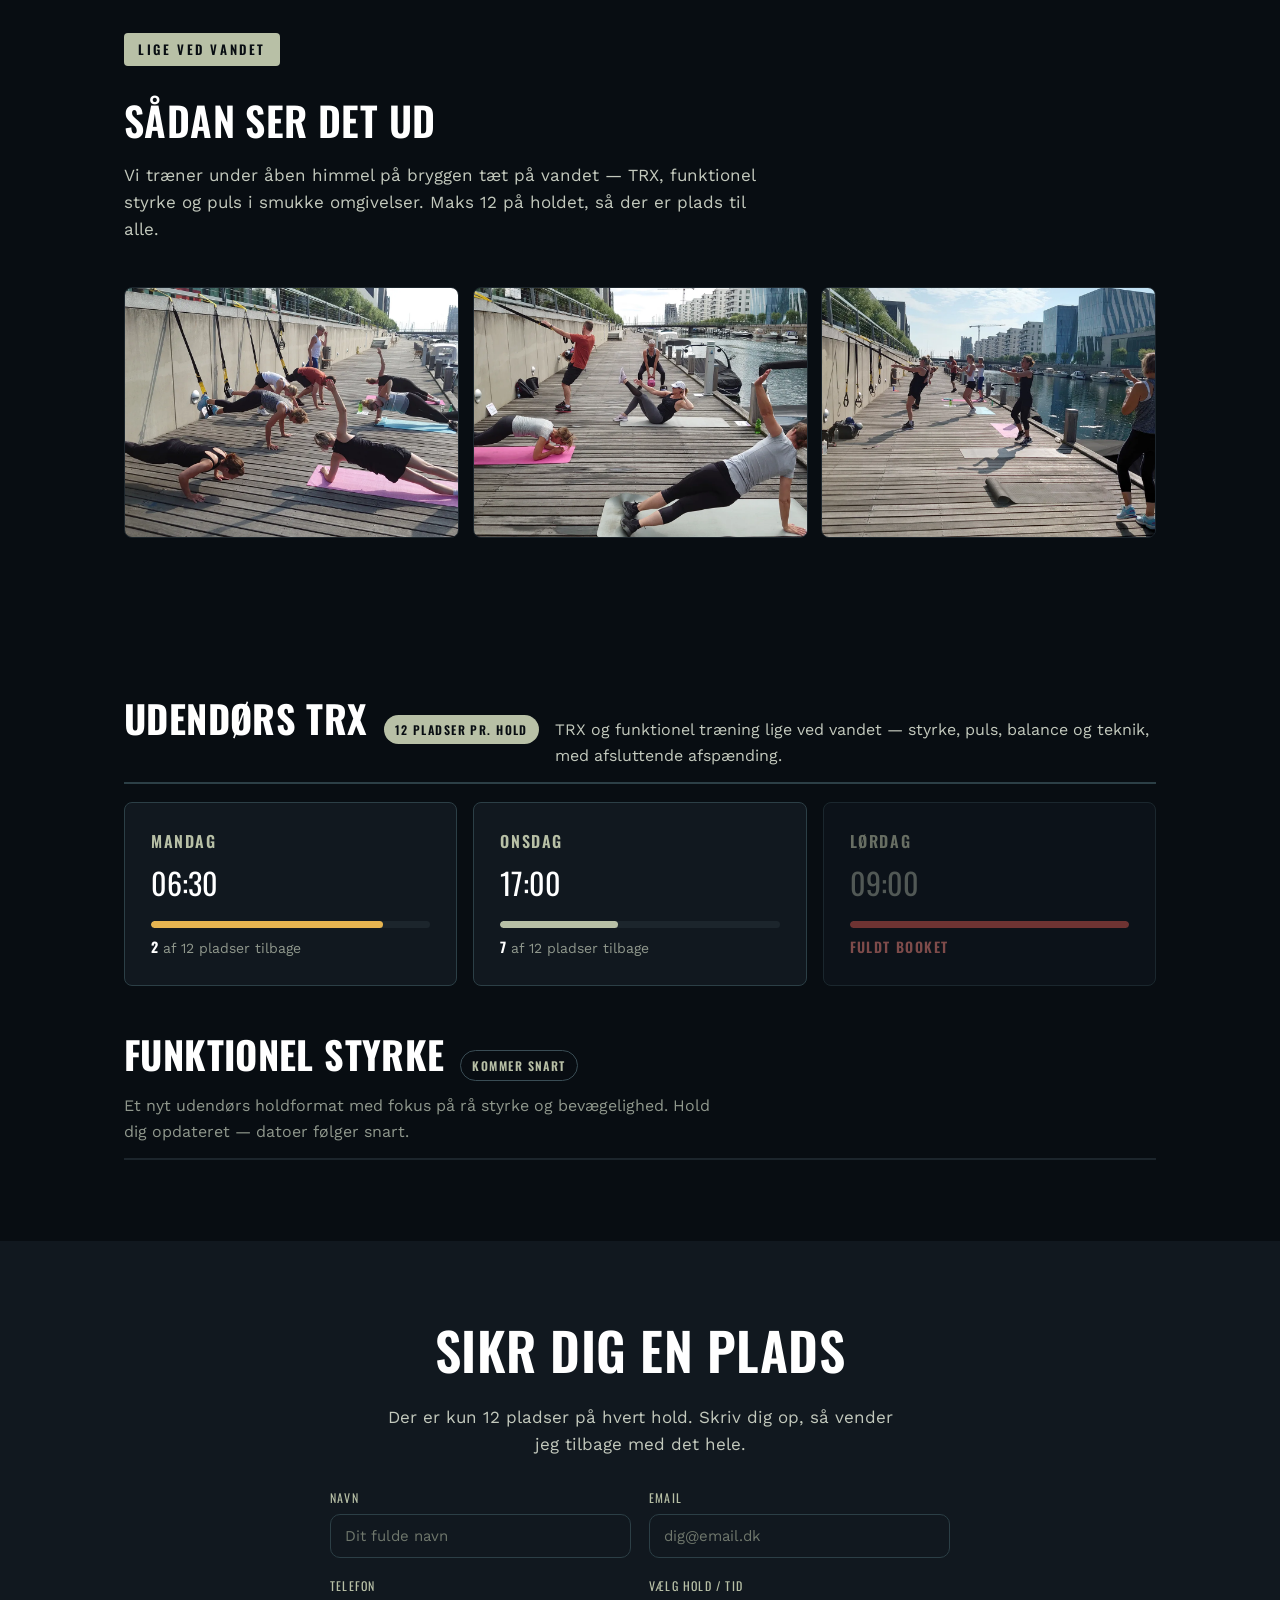
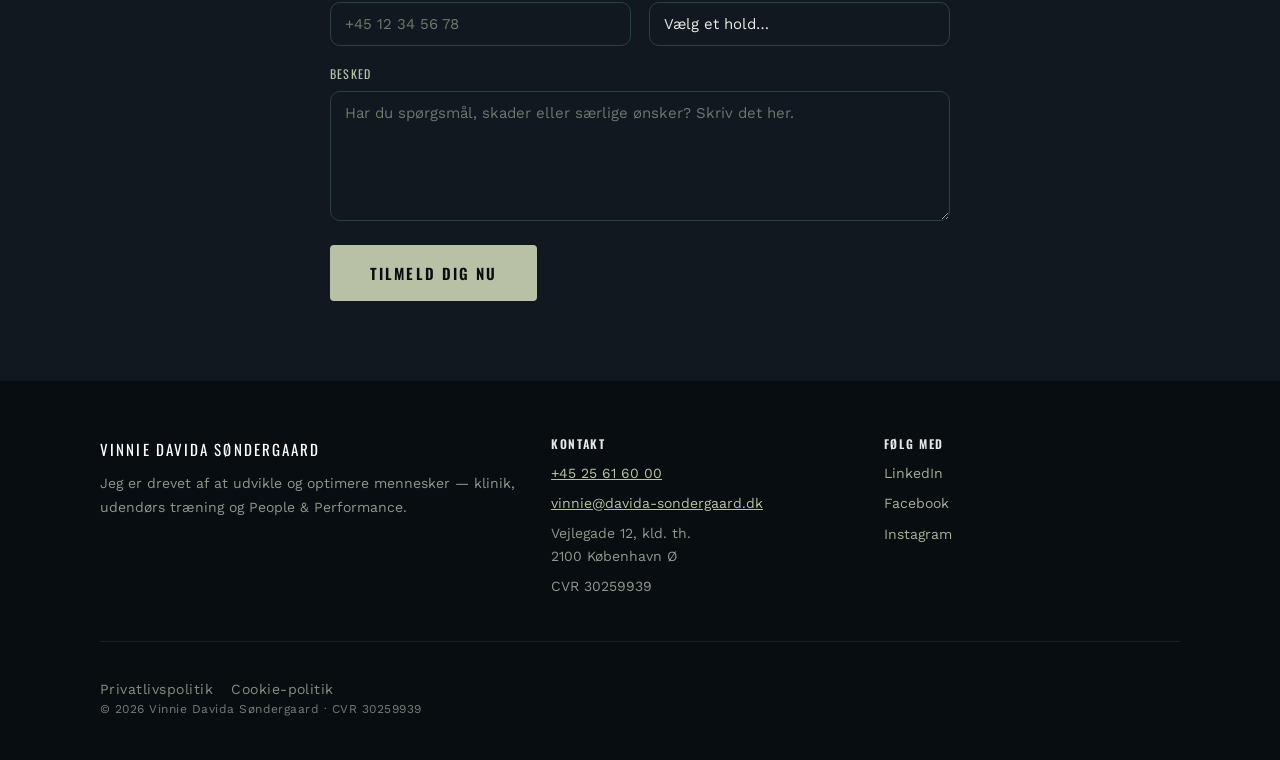
<file: workout/index.html>
<!DOCTYPE html>
<html lang="da">
<head>
<meta charset="utf-8">
<meta name="viewport" content="width=device-width, initial-scale=1">
<script>document.documentElement.classList.add('js');</script>
<title>Workout — Udendørs TRX | Vinnie Davida Søndergaard</title>
<link rel="canonical" href="https://rhjensen79.github.io/davida/workout/">
<meta name="description" content="Udendørs TRX og funktionel træning under åben himmel, lige ved vandet. 12 pladser pr. hold. Tilmeld dig nu.">

<!-- Favicon -->
<link rel="icon" type="image/png" href="../assets/images/source/favicon.png">
<link rel="apple-touch-icon" href="../assets/images/source/favicon.png">
<meta name="theme-color" content="#080d12">

<!-- Open Graph -->
<meta property="og:type" content="website">
<meta property="og:site_name" content="Vinnie Davida Søndergaard">
<meta property="og:locale" content="da_DK">
<meta property="og:title" content="Workout — Udendørs TRX | Vinnie Davida Søndergaard">
<meta property="og:description" content="Udendørs TRX og funktionel træning under åben himmel, lige ved vandet. 12 pladser pr. hold. Tilmeld dig nu.">
<meta property="og:url" content="https://rhjensen79.github.io/davida/workout/">
<meta property="og:image" content="https://rhjensen79.github.io/davida/assets/images/source/split-trx.jpg">

<!-- Twitter -->
<meta name="twitter:card" content="summary_large_image">
<meta name="twitter:title" content="Workout — Udendørs TRX | Vinnie Davida Søndergaard">
<meta name="twitter:description" content="Udendørs TRX og funktionel træning under åben himmel, lige ved vandet. 12 pladser pr. hold. Tilmeld dig nu.">
<meta name="twitter:image" content="https://rhjensen79.github.io/davida/assets/images/source/split-trx.jpg">
<!-- Preload the hero photo (a CSS background, otherwise discovered late) — the LCP element. -->
<link rel="preload" as="image" href="../assets/images/source/split-trx.jpg">
<link rel="preconnect" href="https://fonts.googleapis.com">
<link rel="preconnect" href="https://fonts.gstatic.com" crossorigin>
<link href="https://fonts.googleapis.com/css2?family=Oswald:wght@400;500;600;700&family=Work+Sans:wght@400;500;600&display=swap" rel="stylesheet">
<link rel="stylesheet" href="../assets/css/tokens.css">
<style>
  /* Workout tone: bold, dark, energetic, punchy */
  body { background: var(--c-near-black); color: #e9ece6; }
  h1, h2, h3 { color: #fff; text-transform: uppercase; letter-spacing: .01em; }

  .hero { position: relative; min-height: 92vh; display: flex; align-items: flex-end;
    background: url('../assets/images/source/split-trx.jpg') center/cover; }
  .hero::after { content:""; position:absolute; inset:0;
    background: linear-gradient(180deg, rgba(8,13,18,.55) 0%, rgba(8,13,18,.35) 40%, rgba(8,13,18,.95) 100%); }
  .hero .wrap { position: relative; z-index: 1; padding-bottom: 64px; padding-top: 120px; }
  .hero h1 { font-size: clamp(44px, 9vw, 104px); font-weight: 700; line-height: .92; margin-bottom: 20px; }
  .hero p { font-size: 19px; max-width: 50ch; color: #d4d8d0; margin-bottom: 30px; }

  .stats { background: var(--c-sage); color: var(--c-near-black); }
  .stats .wrap { display: grid; grid-template-columns: repeat(auto-fit,minmax(160px,1fr)); gap: 24px; padding: 44px 24px; text-align: center; }
  .stats .n { font-family: var(--font-head); font-weight: 700; font-size: 46px; line-height: 1; }
  .stats .l { text-transform: uppercase; letter-spacing: .12em; font-size: 13px; font-weight: 600; }

  .about .wrap { max-width: 760px; }
  .about h2 { font-size: clamp(28px,4vw,44px); margin-bottom: 20px; }
  .about p { font-size: 18px; color: #c3c9bd; }

  /* Outdoor gallery — authentic shots of the by-the-water holdtræning */
  .outdoor .section-head { max-width: 760px; }
  .outdoor .section-head h2 { font-size: clamp(26px,3.6vw,40px); }
  .outdoor .section-head p { font-size: 17px; color: #c3c9bd; margin-top: 14px; max-width: 60ch; }
  .outdoor-grid { display: grid; gap: 14px; grid-template-columns: repeat(3, 1fr); margin-top: 34px; }
  .outdoor-grid figure { margin: 0; border-radius: 8px; overflow: hidden; aspect-ratio: 4/3;
    border: 1px solid #1c252c; background: #11181f; }
  .outdoor-grid img { width: 100%; height: 100%; object-fit: cover; display: block; transition: transform .5s ease; }
  .outdoor-grid figure:hover img { transform: scale(1.05); }
  @media (max-width: 680px){ .outdoor-grid { grid-template-columns: 1fr; } }

  .schedule .wrap { display: grid; gap: 48px; }
  /* Each class type is a self-contained, duplicatable block. */
  .class-type { display: grid; gap: 18px; }
  .class-type-head { display: flex; align-items: baseline; flex-wrap: wrap; gap: 12px 16px;
    border-bottom: 2px solid #2c3f46; padding-bottom: 14px; }
  .class-type-head h3 { font-size: clamp(24px,3.5vw,38px); font-weight: 700; margin: 0; }
  .class-type-head .badge { font-family: var(--font-head); font-weight: 600; text-transform: uppercase;
    letter-spacing: .12em; font-size: 12px; padding: 5px 11px; border-radius: 999px;
    background: var(--c-sage); color: var(--c-near-black); }
  .class-type-head .lead { flex-basis: 100%; color:#c3c9bd; font-size: 16px; max-width: 60ch; margin: 0; }
  .class-type .slots { display: grid; gap: 16px; grid-template-columns: repeat(auto-fit,minmax(220px,1fr)); }
  .slot { border: 1px solid #2c3f46; border-radius: 8px; padding: 26px; background: #11181f; }
  .slot .day { font-family: var(--font-head); font-weight: 600; text-transform: uppercase; letter-spacing: .1em; color: var(--c-sage); }
  .slot .time { font-family: var(--font-head); font-size: 30px; color:#fff; margin: 4px 0; }
  .slot .spots { font-size: 14px; color:#8f978c; }

  /* Per-slot capacity indicator (static mock numbers) */
  .slot .capacity { margin-top: 14px; display: grid; gap: 8px; }
  .slot .cap-bar { height: 7px; border-radius: 999px; background: #1c252c; overflow: hidden; }
  .slot .cap-fill { display: block; height: 100%; border-radius: 999px; background: var(--c-sage); }
  .slot .cap-fill--low { background: #e6b450; }       /* nearly full — amber */
  .slot .cap-fill--full { background: #c4554d; }      /* sold out — red */
  .slot .spots strong { color: #fff; font-family: var(--font-head); }
  .slot .spots--full { color: #e08079; font-family: var(--font-head); font-weight: 600;
    text-transform: uppercase; letter-spacing: .1em; }
  /* Sold-out slot: visibly disabled */
  .slot.is-full { opacity: .55; }
  .slot.is-full .time { color: #8f978c; }

  /* "Kommer snart" type: visually de-emphasized. */
  .class-type.is-coming { opacity: .62; }
  .class-type.is-coming .class-type-head { border-bottom-color: #1c252c; }
  .class-type.is-coming .badge { background: transparent; color: var(--c-sage);
    border: 1px solid #3a4d55; }
  .class-type.is-coming .lead { color:#8f978c; }

  .signup { text-align: center; background: #11181f; }
  .signup h2 { font-size: clamp(30px,5vw,52px); }
  .signup p { color:#c3c9bd; max-width: 46ch; margin: 0 auto 30px; font-size: 17px; }
  /* Signup form: constrain width, left-align fields within the centered section */
  .signup .signup-form { max-width: 620px; margin: 0 auto; text-align: left; }
  .signup .signup-form .signup-submit { justify-self: start; margin-top: 6px; }
  .signup select { color: var(--field-fg); }
  /* Static confirmation/success panel (toggled visual-only) */
  .signup-success { max-width: 620px; margin: 0 auto; padding: 40px 30px;
    background: #11181f; border: 1px solid var(--c-sage); border-radius: 8px; text-align: center; }
  .signup-success-mark { width: 56px; height: 56px; margin: 0 auto 18px; border-radius: 999px;
    display: grid; place-items: center; background: var(--c-sage); color: var(--c-near-black);
    font-family: var(--font-head); font-weight: 700; font-size: 30px; line-height: 1; }
  .signup-success h3 { font-size: clamp(22px,3vw,30px); margin-bottom: 12px; }
  .signup-success p { margin-bottom: 26px; }

  /* Workout tone: dark, bold top-nav over the hero; near-black footer */
  .site-nav { --nav-bg: rgba(8,13,18,.55); --nav-fg: #fff; --nav-border: rgba(255,255,255,.12); --nav-accent: var(--c-sage); }
  .site-footer { --foot-bg: var(--c-near-black); --foot-fg: #8f978c; --foot-head: #fff; --foot-link: var(--c-sage); --foot-border: #1c252c; }
</style>

<!-- Structured data (#23): the outdoor TRX class as an offered service. -->
<script type="application/ld+json">
{
  "@context": "https://schema.org",
  "@type": "Service",
  "serviceType": "Udendørs TRX & funktionel holdtræning",
  "name": "Udendørs TRX",
  "description": "TRX og funktionel træning under åben himmel, lige ved vandet — styrke, puls, balance og teknik. 12 pladser pr. hold.",
  "url": "https://rhjensen79.github.io/davida/workout/",
  "image": "https://rhjensen79.github.io/davida/assets/images/source/split-trx.jpg",
  "areaServed": { "@type": "City", "name": "København" },
  "provider": {
    "@type": "Person",
    "name": "Vinnie Davida Søndergaard",
    "telephone": "+4525616000",
    "email": "vinnie@davida-sondergaard.dk"
  }
}
</script>
</head>
<body class="focus-workout">
  <!-- CANONICAL SHARED TOP-NAV (sub-sites) — see .site-nav in tokens.css. -->
  <nav class="site-nav">
    <a class="brand" href="../" aria-label="Vinnie Davida Søndergaard — forside">
      <img src="../assets/images/source/logolight.png" alt="Vinnie Davida Søndergaard">
    </a>
    <button class="nav-toggle" type="button" aria-label="Åbn menu" aria-expanded="false" aria-controls="primary-nav">
      <span class="bars" aria-hidden="true"></span>
    </button>
    <div class="nav-links" id="primary-nav">
      <a href="../">Forside</a>
      <a href="../klinik/">Klinik</a>
      <a href="../workout/" class="is-current">Workout</a>
      <a href="../people-performance/">People &amp; Performance</a>
      <a href="../om/">Om</a>
    </div>
  </nav>

  <header class="hero">
    <div class="wrap">
      <span class="kicker">Udendørs holdtræning</span>
      <h1>Træn under<br>åben himmel</h1>
      <p>TRX og funktionel træning lige ved vandet — styrke, puls, balance og teknik. Høj kvalitet, godt humør og afsluttende afspænding.</p>
      <a class="btn" href="#signup">Tilmeld dig nu</a>
    </div>
  </header>

  <section class="section stats">
    <div class="wrap reveal-stagger">
      <div class="reveal"><div class="n">12</div><div class="l">pladser pr. hold</div></div>
      <div class="reveal"><div class="n">60</div><div class="l">minutter</div></div>
      <div class="reveal"><div class="n">100%</div><div class="l">udendørs</div></div>
    </div>
  </section>

  <section class="section about">
    <div class="wrap">
      <h2>Invester i din styrke og dit immunforsvar</h2>
      <p>Har du lyst til at investere i din sundhed, din styrke og dit immunforsvar? Så kom med under åben himmel. I smukke omgivelser lige ved vandet guider jeg dig igennem en time med både styrke, puls, balance og teknik. Træningen er altid med høj kvalitet, godt humør og afsluttende afspænding.</p>
    </div>
  </section>

  <section class="section outdoor">
    <div class="wrap">
      <div class="section-head">
        <span class="kicker">Lige ved vandet</span>
        <h2>Sådan ser det ud</h2>
        <p>Vi træner under åben himmel på bryggen tæt på vandet — TRX, funktionel styrke og puls i smukke omgivelser. Maks 12 på holdet, så der er plads til alle.</p>
      </div>
      <div class="outdoor-grid reveal-stagger">
        <figure class="reveal">
          <img src="../assets/images/workout-udendoers-1.webp" alt="Udendørs holdtræning med TRX på bryggen ved vandet" loading="lazy" width="1500" height="844">
        </figure>
        <figure class="reveal">
          <img src="../assets/images/workout-udendoers-2.webp" alt="Funktionel træning på bryggen tæt på vandet" loading="lazy" width="1500" height="844">
        </figure>
        <figure class="reveal">
          <img src="../assets/images/workout-udendoers-3.webp" alt="Hold i gang med udendørs TRX-træning ved havnen" loading="lazy" width="1500" height="844">
        </figure>
      </div>
    </div>
  </section>

  <section class="section schedule">
    <div class="wrap reveal-stagger">

      <!-- CLASS TYPE: duplicate this whole <article class="class-type"> block to add a new type. -->
      <article class="class-type reveal">
        <header class="class-type-head">
          <h3>Udendørs TRX</h3>
          <span class="badge">12 pladser pr. hold</span>
          <p class="lead">TRX og funktionel træning lige ved vandet — styrke, puls, balance og teknik, med afsluttende afspænding.</p>
        </header>
        <!-- Capacity numbers below are STATIC MOCK values (non-functional). -->
        <div class="slots">
          <div class="slot">
            <div class="day">Mandag</div>
            <div class="time">06:30</div>
            <div class="capacity">
              <div class="cap-bar" role="img" aria-label="2 af 12 pladser tilbage">
                <span class="cap-fill cap-fill--low" style="width:83%"></span>
              </div>
              <div class="spots"><strong>2</strong> af 12 pladser tilbage</div>
            </div>
          </div>
          <div class="slot">
            <div class="day">Onsdag</div>
            <div class="time">17:00</div>
            <div class="capacity">
              <div class="cap-bar" role="img" aria-label="7 af 12 pladser tilbage">
                <span class="cap-fill" style="width:42%"></span>
              </div>
              <div class="spots"><strong>7</strong> af 12 pladser tilbage</div>
            </div>
          </div>
          <div class="slot is-full" aria-disabled="true">
            <div class="day">Lørdag</div>
            <div class="time">09:00</div>
            <div class="capacity">
              <div class="cap-bar" role="img" aria-label="Fuldt booket">
                <span class="cap-fill cap-fill--full" style="width:100%"></span>
              </div>
              <div class="spots spots--full">FULDT BOOKET</div>
            </div>
          </div>
        </div>
      </article>

      <!-- CLASS TYPE (placeholder): proves extensibility — no slots until launch. -->
      <article class="class-type is-coming reveal">
        <header class="class-type-head">
          <h3>Funktionel styrke</h3>
          <span class="badge">Kommer snart</span>
          <p class="lead">Et nyt udendørs holdformat med fokus på rå styrke og bevægelighed. Hold dig opdateret — datoer følger snart.</p>
        </header>
      </article>

    </div>
  </section>

  <!-- ========================================================================
       SIGNUP — NON-FUNCTIONAL MOCK. The form does not submit anywhere; the
       "Tilmeld dig nu" button is type=button and only toggles a static
       confirmation panel via signup.js (visual demo only, no backend).
       ===================================================================== -->
  <section class="section signup" id="signup">
    <div class="wrap">
      <h2>Sikr dig en plads</h2>
      <p>Der er kun 12 pladser på hvert hold. Skriv dig op, så vender jeg tilbage med det hele.</p>

      <form class="form signup-form reveal" id="signup-form" novalidate>
        <div class="form-row">
          <div class="field">
            <label for="su-navn">Navn</label>
            <input id="su-navn" name="navn" type="text" placeholder="Dit fulde navn" autocomplete="name">
          </div>
          <div class="field">
            <label for="su-email">Email</label>
            <input id="su-email" name="email" type="email" placeholder="dig@email.dk" autocomplete="email">
          </div>
        </div>
        <div class="form-row">
          <div class="field">
            <label for="su-tlf">Telefon</label>
            <input id="su-tlf" name="telefon" type="tel" placeholder="+45 12 34 56 78" autocomplete="tel">
          </div>
          <div class="field">
            <label for="su-hold">Vælg hold / tid</label>
            <select id="su-hold" name="hold">
              <option value="" selected>Vælg et hold…</option>
              <optgroup label="Udendørs TRX">
                <option value="ma-0630">Mandag 06:30 — 2 pladser tilbage</option>
                <option value="on-1700">Onsdag 17:00 — 7 pladser tilbage</option>
                <option value="lo-0900" disabled>Lørdag 09:00 — FULDT BOOKET</option>
              </optgroup>
            </select>
          </div>
        </div>
        <div class="field">
          <label for="su-besked">Besked</label>
          <textarea id="su-besked" name="besked" placeholder="Har du spørgsmål, skader eller særlige ønsker? Skriv det her."></textarea>
        </div>
        <button class="btn signup-submit" type="button" id="signup-submit">Tilmeld dig nu</button>
      </form>

      <!-- Static confirmation/success state — hidden until the button toggles it. -->
      <div class="signup-success" id="signup-success" hidden>
        <div class="signup-success-mark" aria-hidden="true">✓</div>
        <h3>Tak for din tilmelding — du er på holdet!</h3>
        <p>Vi har modtaget din tilmelding og vender tilbage med en bekræftelse på mail. Vi ses under åben himmel.</p>
        <button class="btn ghost" type="button" id="signup-reset">Tilmeld endnu en</button>
      </div>
    </div>
  </section>

  <!-- CANONICAL SHARED FOOTER — identical across all pages (see tokens.css). -->
  <footer class="site-footer">
    <div class="foot-inner">
      <div>
        <p class="foot-brand">Vinnie Davida Søndergaard</p>
        <p>Jeg er drevet af at udvikle og optimere mennesker — klinik, udendørs træning og People &amp; Performance.</p>
      </div>
      <div>
        <h4>Kontakt</h4>
        <p><a href="tel:+4525616000">+45 25 61 60 00</a></p>
        <p><a href="mailto:vinnie@davida-sondergaard.dk">vinnie@davida-sondergaard.dk</a></p>
        <p>Vejlegade 12, kld. th.<br>2100 København Ø</p>
        <p>CVR 30259939</p>
      </div>
      <div>
        <h4>Følg med</h4>
        <div class="social">
          <a href="https://www.linkedin.com/search/results/all/?keywords=Vinnie%20Davida%20S%C3%B8ndergaard" target="_blank" rel="noopener">LinkedIn</a>
          <a href="https://www.facebook.com/lifepoweredthroughinside" target="_blank" rel="noopener">Facebook</a>
          <a href="https://www.instagram.com/vinnie_davida_sondergaard" target="_blank" rel="noopener">Instagram</a>
        </div>
      </div>
    </div>
    <div class="foot-base">
      <div class="foot-legal">
        <a href="../privatlivspolitik.html">Privatlivspolitik</a>
        <a href="../cookie-politik.html">Cookie-politik</a>
      </div>
      © <span id="year">2026</span> Vinnie Davida Søndergaard · CVR 30259939
    </div>
  </footer>
  <script src="../assets/js/nav.js" defer></script>
  <script src="../assets/js/reveal.js" defer></script>
  <!-- Visual-only signup toggle (non-functional mock) — see assets/js/signup.js. -->
  <script src="../assets/js/signup.js" defer></script>
  <script src="../assets/js/cookie.js" data-path-prefix="../" defer></script>
</body>
</html>
</file>
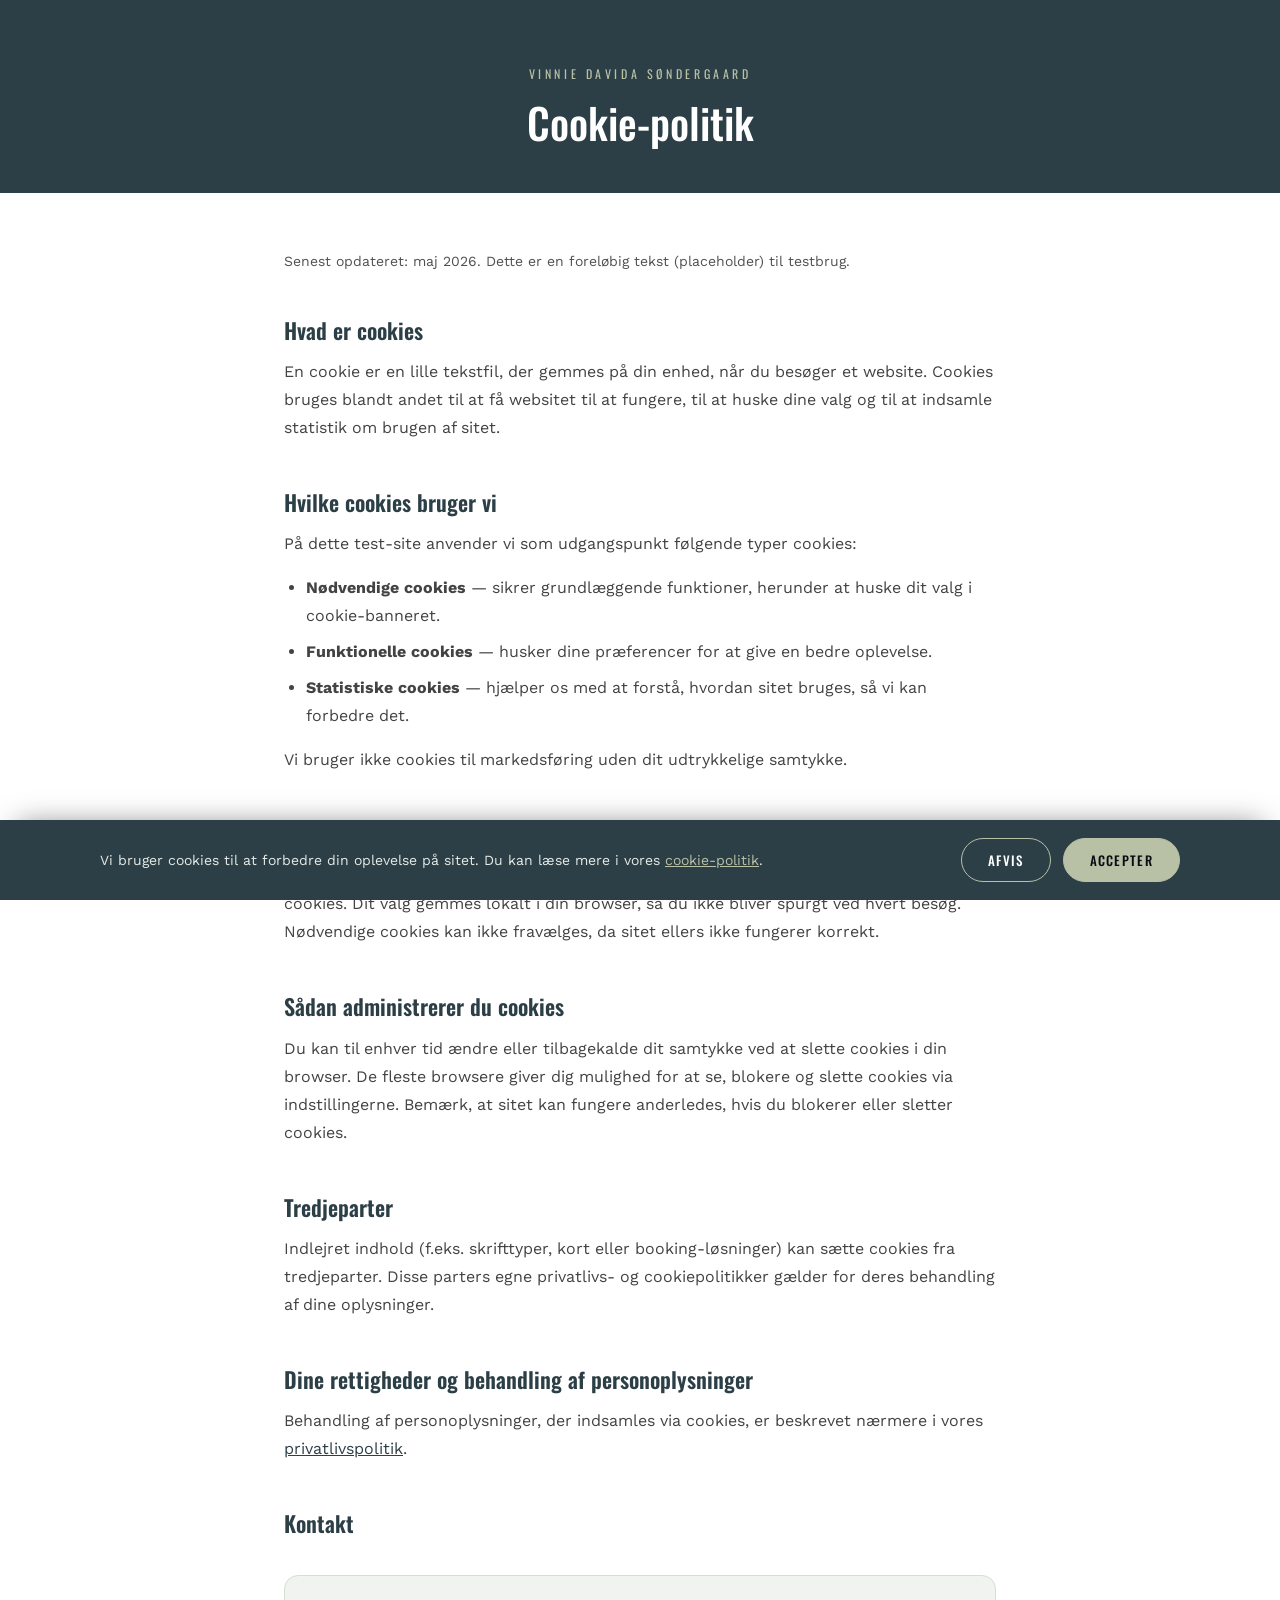
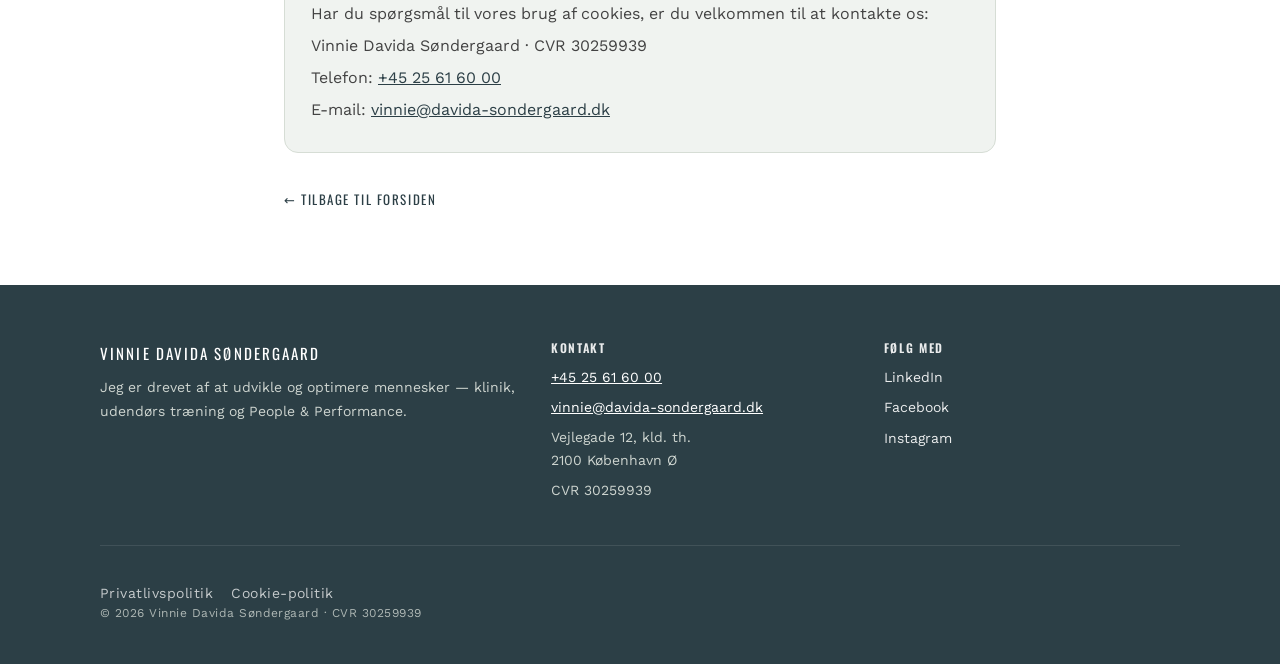
<file: cookie-politik.html>
<!DOCTYPE html>
<html lang="da">
<head>
<meta charset="utf-8">
<meta name="viewport" content="width=device-width, initial-scale=1">
<title>Cookie-politik — Vinnie Davida Søndergaard</title>
<meta name="description" content="Cookie-politik for Vinnie Davida Søndergaard — hvad cookies er, hvilke typer vi bruger, og hvordan du administrerer dit samtykke.">
<meta name="robots" content="noindex">

<!-- Favicon -->
<link rel="icon" type="image/png" href="assets/images/source/favicon.png">
<link rel="apple-touch-icon" href="assets/images/source/favicon.png">
<meta name="theme-color" content="#2c3f46">

<link rel="preconnect" href="https://fonts.googleapis.com">
<link rel="preconnect" href="https://fonts.gstatic.com" crossorigin>
<link href="https://fonts.googleapis.com/css2?family=Oswald:wght@300;400;500;600;700&family=Work+Sans:wght@300;400;500;600&display=swap" rel="stylesheet">
<link rel="stylesheet" href="assets/css/tokens.css">
<style>
  body { background: #fff; }
  /* Landing footer tone: dark slate. */
  .site-footer { --foot-bg: var(--c-slate); --foot-fg: #cdd4cf; --foot-head: #fff; --foot-link: #fff; }
</style>
</head>
<body>
  <header class="legal-header">
    <div class="eyebrow-line">Vinnie Davida Søndergaard</div>
    <h1>Cookie-politik</h1>
  </header>

  <main class="legal-main">
    <div class="legal-inner">
      <p class="updated">Senest opdateret: maj 2026. Dette er en foreløbig tekst (placeholder) til testbrug.</p>

      <h2>Hvad er cookies</h2>
      <p>En cookie er en lille tekstfil, der gemmes på din enhed, når du besøger et website. Cookies bruges blandt andet til at få websitet til at fungere, til at huske dine valg og til at indsamle statistik om brugen af sitet.</p>

      <h2>Hvilke cookies bruger vi</h2>
      <p>På dette test-site anvender vi som udgangspunkt følgende typer cookies:</p>
      <ul>
        <li><strong>Nødvendige cookies</strong> — sikrer grundlæggende funktioner, herunder at huske dit valg i cookie-banneret.</li>
        <li><strong>Funktionelle cookies</strong> — husker dine præferencer for at give en bedre oplevelse.</li>
        <li><strong>Statistiske cookies</strong> — hjælper os med at forstå, hvordan sitet bruges, så vi kan forbedre det.</li>
      </ul>
      <p>Vi bruger ikke cookies til markedsføring uden dit udtrykkelige samtykke.</p>

      <h2>Samtykke</h2>
      <p>Når du besøger sitet, vises et cookie-banner, hvor du kan vælge at acceptere eller afvise cookies. Dit valg gemmes lokalt i din browser, så du ikke bliver spurgt ved hvert besøg. Nødvendige cookies kan ikke fravælges, da sitet ellers ikke fungerer korrekt.</p>

      <h2>Sådan administrerer du cookies</h2>
      <p>Du kan til enhver tid ændre eller tilbagekalde dit samtykke ved at slette cookies i din browser. De fleste browsere giver dig mulighed for at se, blokere og slette cookies via indstillingerne. Bemærk, at sitet kan fungere anderledes, hvis du blokerer eller sletter cookies.</p>

      <h2>Tredjeparter</h2>
      <p>Indlejret indhold (f.eks. skrifttyper, kort eller booking-løsninger) kan sætte cookies fra tredjeparter. Disse parters egne privatlivs- og cookiepolitikker gælder for deres behandling af dine oplysninger.</p>

      <h2>Dine rettigheder og behandling af personoplysninger</h2>
      <p>Behandling af personoplysninger, der indsamles via cookies, er beskrevet nærmere i vores <a href="privatlivspolitik.html">privatlivspolitik</a>.</p>

      <h2>Kontakt</h2>
      <div class="legal-contact">
        <p>Har du spørgsmål til vores brug af cookies, er du velkommen til at kontakte os:</p>
        <p>Vinnie Davida Søndergaard · CVR 30259939</p>
        <p>Telefon: <a href="tel:+4525616000">+45 25 61 60 00</a></p>
        <p>E-mail: <a href="mailto:vinnie@davida-sondergaard.dk">vinnie@davida-sondergaard.dk</a></p>
      </div>

      <a class="legal-back" href="index.html">← Tilbage til forsiden</a>
    </div>
  </main>

  <!-- CANONICAL SHARED FOOTER — identical across all pages (see tokens.css). -->
  <footer class="site-footer">
    <div class="foot-inner">
      <div>
        <p class="foot-brand">Vinnie Davida Søndergaard</p>
        <p>Jeg er drevet af at udvikle og optimere mennesker — klinik, udendørs træning og People &amp; Performance.</p>
      </div>
      <div>
        <h4>Kontakt</h4>
        <p><a href="tel:+4525616000">+45 25 61 60 00</a></p>
        <p><a href="mailto:vinnie@davida-sondergaard.dk">vinnie@davida-sondergaard.dk</a></p>
        <p>Vejlegade 12, kld. th.<br>2100 København Ø</p>
        <p>CVR 30259939</p>
      </div>
      <div>
        <h4>Følg med</h4>
        <div class="social">
          <a href="https://www.linkedin.com/search/results/all/?keywords=Vinnie%20Davida%20S%C3%B8ndergaard" target="_blank" rel="noopener">LinkedIn</a>
          <a href="https://www.facebook.com/lifepoweredthroughinside" target="_blank" rel="noopener">Facebook</a>
          <a href="https://www.instagram.com/vinnie_davida_sondergaard" target="_blank" rel="noopener">Instagram</a>
        </div>
      </div>
    </div>
    <div class="foot-base">
      <div class="foot-legal">
        <a href="privatlivspolitik.html">Privatlivspolitik</a>
        <a href="cookie-politik.html">Cookie-politik</a>
      </div>
      © <span id="year">2026</span> Vinnie Davida Søndergaard · CVR 30259939
    </div>
  </footer>
  <script src="assets/js/nav.js" defer></script>
  <script src="assets/js/cookie.js" data-path-prefix="" defer></script>
</body>
</html>
</file>
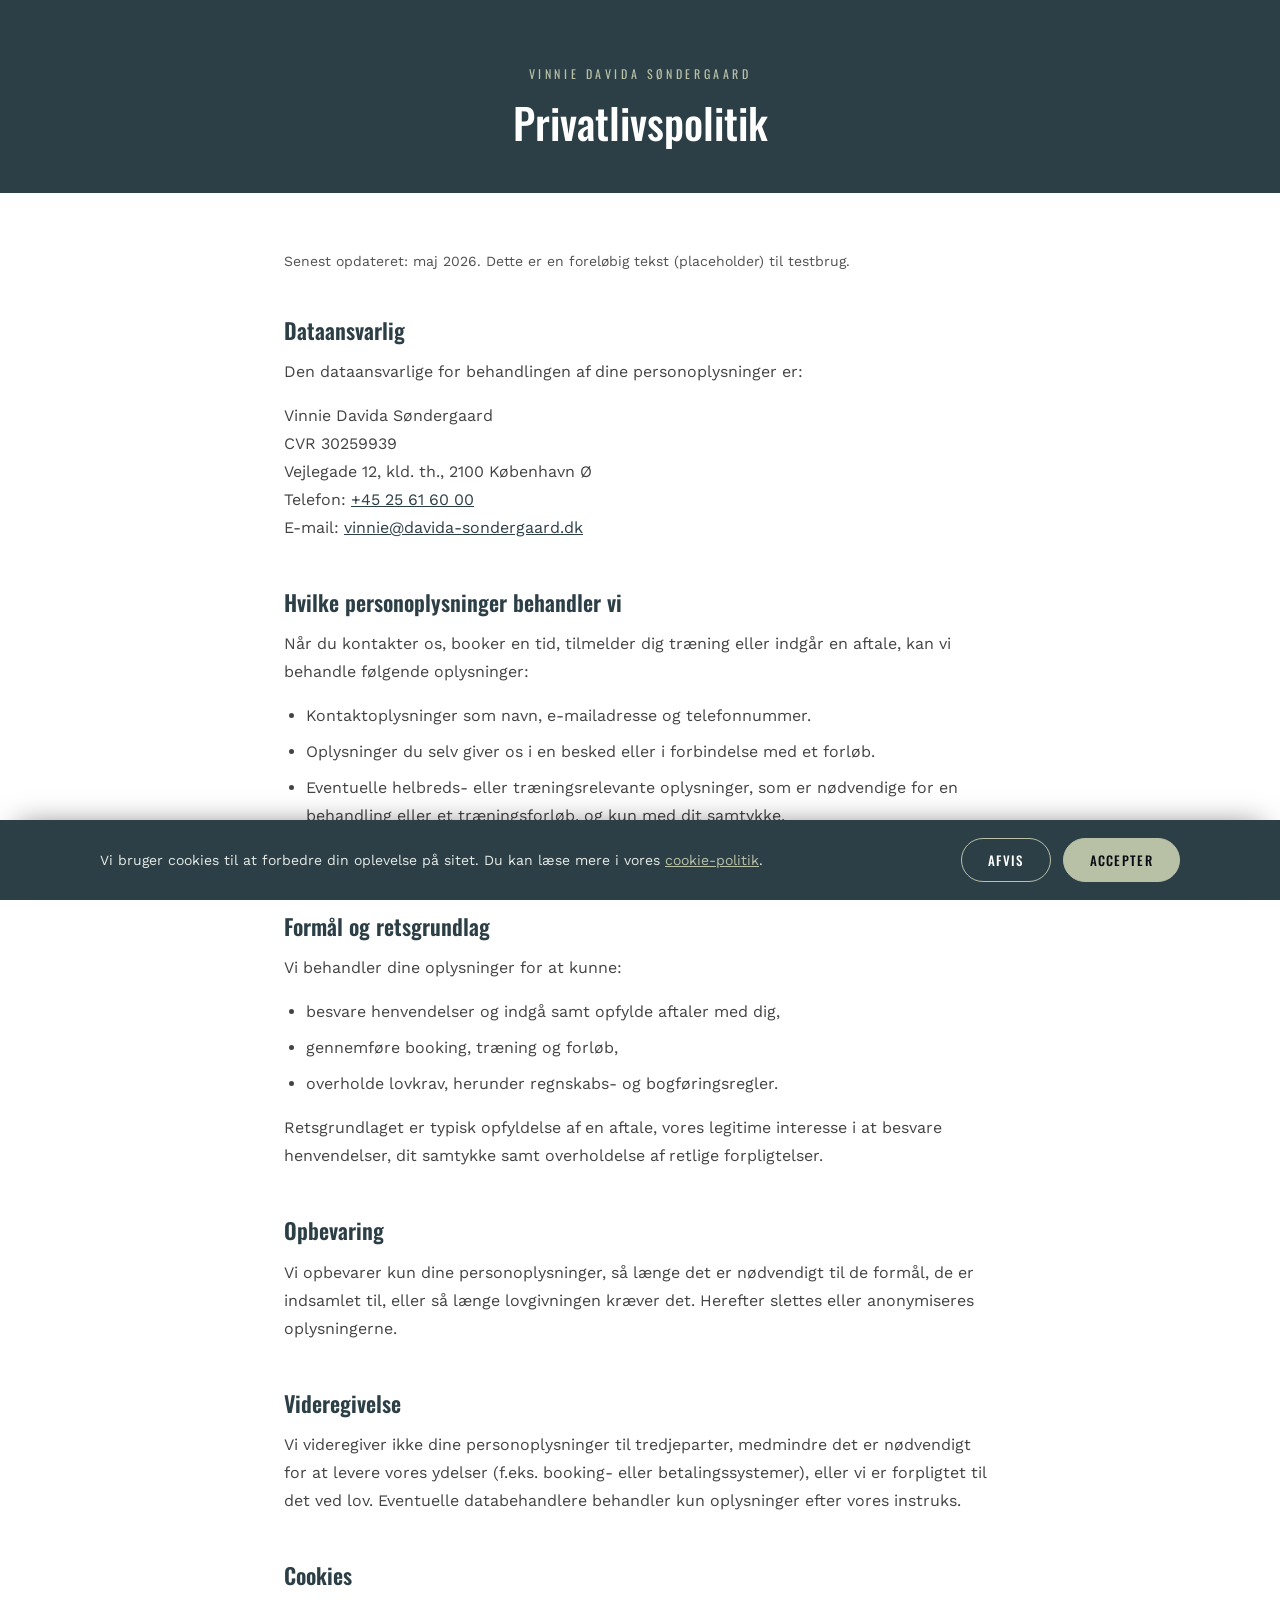
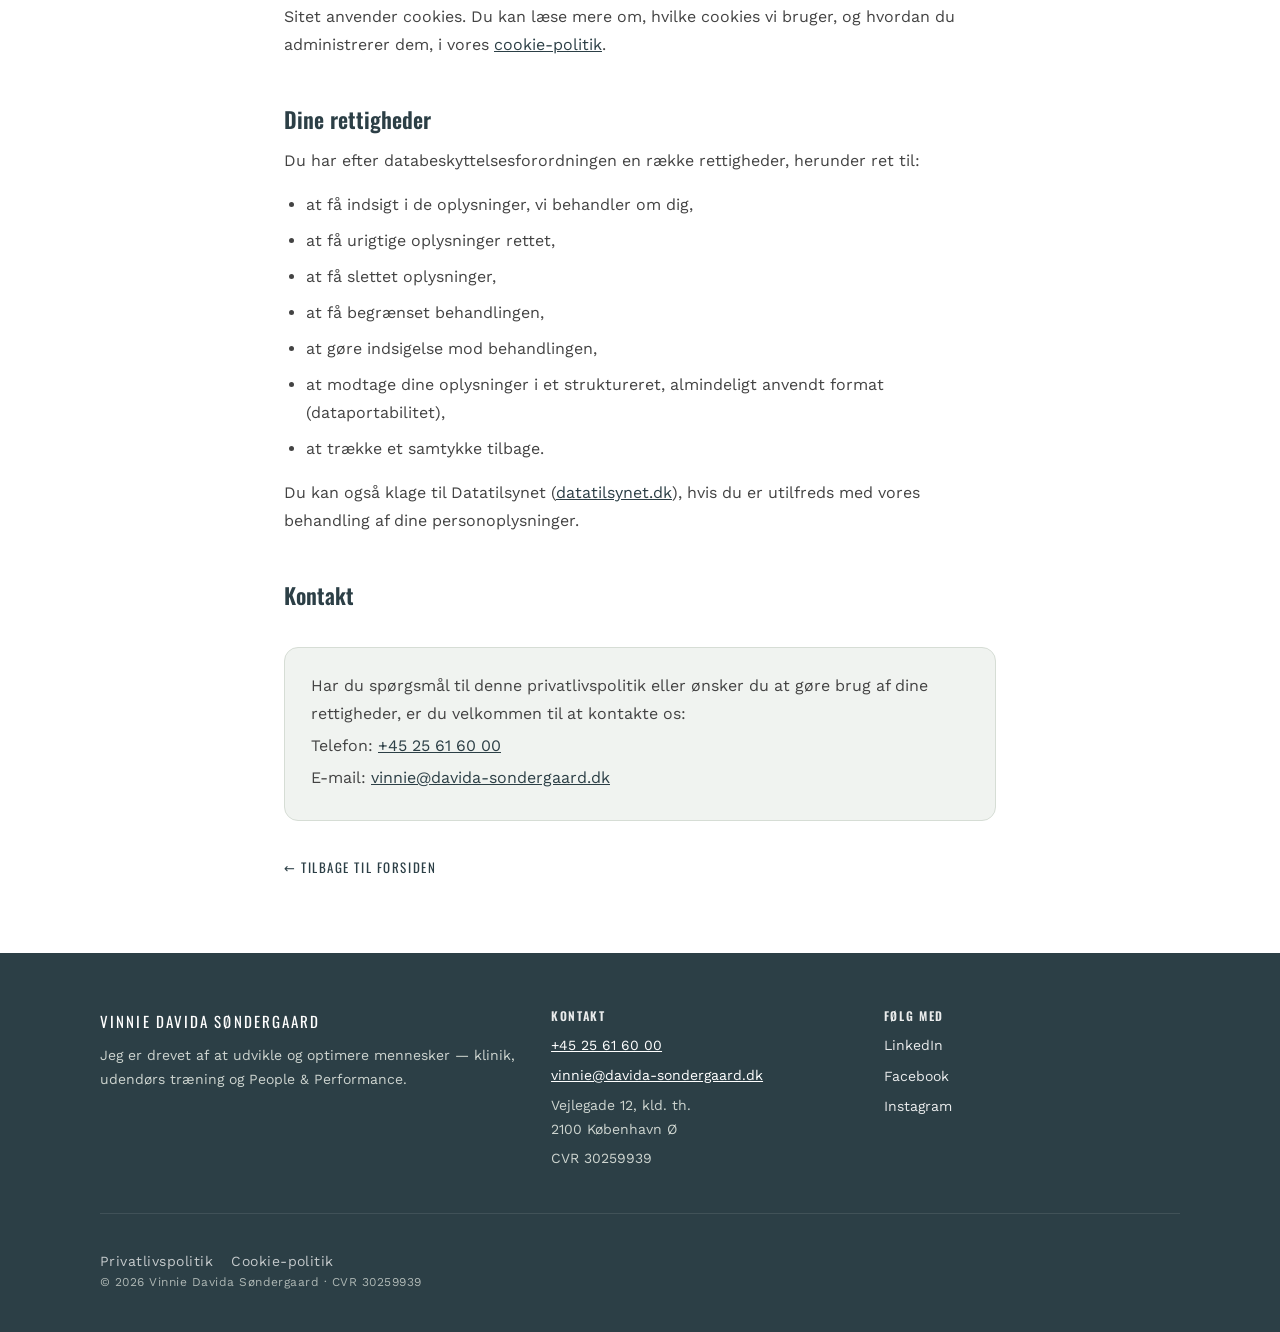
<file: privatlivspolitik.html>
<!DOCTYPE html>
<html lang="da">
<head>
<meta charset="utf-8">
<meta name="viewport" content="width=device-width, initial-scale=1">
<title>Privatlivspolitik — Vinnie Davida Søndergaard</title>
<meta name="description" content="Privatlivspolitik for Vinnie Davida Søndergaard — hvilke personoplysninger vi behandler, til hvilke formål, og hvilke rettigheder du har.">
<meta name="robots" content="noindex">

<!-- Favicon -->
<link rel="icon" type="image/png" href="assets/images/source/favicon.png">
<link rel="apple-touch-icon" href="assets/images/source/favicon.png">
<meta name="theme-color" content="#2c3f46">

<link rel="preconnect" href="https://fonts.googleapis.com">
<link rel="preconnect" href="https://fonts.gstatic.com" crossorigin>
<link href="https://fonts.googleapis.com/css2?family=Oswald:wght@300;400;500;600;700&family=Work+Sans:wght@300;400;500;600&display=swap" rel="stylesheet">
<link rel="stylesheet" href="assets/css/tokens.css">
<style>
  body { background: #fff; }
  /* Landing footer tone: dark slate. */
  .site-footer { --foot-bg: var(--c-slate); --foot-fg: #cdd4cf; --foot-head: #fff; --foot-link: #fff; }
</style>
</head>
<body>
  <header class="legal-header">
    <div class="eyebrow-line">Vinnie Davida Søndergaard</div>
    <h1>Privatlivspolitik</h1>
  </header>

  <main class="legal-main">
    <div class="legal-inner">
      <p class="updated">Senest opdateret: maj 2026. Dette er en foreløbig tekst (placeholder) til testbrug.</p>

      <h2>Dataansvarlig</h2>
      <p>Den dataansvarlige for behandlingen af dine personoplysninger er:</p>
      <p>
        Vinnie Davida Søndergaard<br>
        CVR 30259939<br>
        Vejlegade 12, kld. th., 2100 København Ø<br>
        Telefon: <a href="tel:+4525616000">+45 25 61 60 00</a><br>
        E-mail: <a href="mailto:vinnie@davida-sondergaard.dk">vinnie@davida-sondergaard.dk</a>
      </p>

      <h2>Hvilke personoplysninger behandler vi</h2>
      <p>Når du kontakter os, booker en tid, tilmelder dig træning eller indgår en aftale, kan vi behandle følgende oplysninger:</p>
      <ul>
        <li>Kontaktoplysninger som navn, e-mailadresse og telefonnummer.</li>
        <li>Oplysninger du selv giver os i en besked eller i forbindelse med et forløb.</li>
        <li>Eventuelle helbreds- eller træningsrelevante oplysninger, som er nødvendige for en behandling eller et træningsforløb, og kun med dit samtykke.</li>
        <li>Tekniske oplysninger om dit besøg på sitet, jf. vores <a href="cookie-politik.html">cookie-politik</a>.</li>
      </ul>

      <h2>Formål og retsgrundlag</h2>
      <p>Vi behandler dine oplysninger for at kunne:</p>
      <ul>
        <li>besvare henvendelser og indgå samt opfylde aftaler med dig,</li>
        <li>gennemføre booking, træning og forløb,</li>
        <li>overholde lovkrav, herunder regnskabs- og bogføringsregler.</li>
      </ul>
      <p>Retsgrundlaget er typisk opfyldelse af en aftale, vores legitime interesse i at besvare henvendelser, dit samtykke samt overholdelse af retlige forpligtelser.</p>

      <h2>Opbevaring</h2>
      <p>Vi opbevarer kun dine personoplysninger, så længe det er nødvendigt til de formål, de er indsamlet til, eller så længe lovgivningen kræver det. Herefter slettes eller anonymiseres oplysningerne.</p>

      <h2>Videregivelse</h2>
      <p>Vi videregiver ikke dine personoplysninger til tredjeparter, medmindre det er nødvendigt for at levere vores ydelser (f.eks. booking- eller betalingssystemer), eller vi er forpligtet til det ved lov. Eventuelle databehandlere behandler kun oplysninger efter vores instruks.</p>

      <h2>Cookies</h2>
      <p>Sitet anvender cookies. Du kan læse mere om, hvilke cookies vi bruger, og hvordan du administrerer dem, i vores <a href="cookie-politik.html">cookie-politik</a>.</p>

      <h2>Dine rettigheder</h2>
      <p>Du har efter databeskyttelsesforordningen en række rettigheder, herunder ret til:</p>
      <ul>
        <li>at få indsigt i de oplysninger, vi behandler om dig,</li>
        <li>at få urigtige oplysninger rettet,</li>
        <li>at få slettet oplysninger,</li>
        <li>at få begrænset behandlingen,</li>
        <li>at gøre indsigelse mod behandlingen,</li>
        <li>at modtage dine oplysninger i et struktureret, almindeligt anvendt format (dataportabilitet),</li>
        <li>at trække et samtykke tilbage.</li>
      </ul>
      <p>Du kan også klage til Datatilsynet (<a href="https://www.datatilsynet.dk" target="_blank" rel="noopener">datatilsynet.dk</a>), hvis du er utilfreds med vores behandling af dine personoplysninger.</p>

      <h2>Kontakt</h2>
      <div class="legal-contact">
        <p>Har du spørgsmål til denne privatlivspolitik eller ønsker du at gøre brug af dine rettigheder, er du velkommen til at kontakte os:</p>
        <p>Telefon: <a href="tel:+4525616000">+45 25 61 60 00</a></p>
        <p>E-mail: <a href="mailto:vinnie@davida-sondergaard.dk">vinnie@davida-sondergaard.dk</a></p>
      </div>

      <a class="legal-back" href="index.html">← Tilbage til forsiden</a>
    </div>
  </main>

  <!-- CANONICAL SHARED FOOTER — identical across all pages (see tokens.css). -->
  <footer class="site-footer">
    <div class="foot-inner">
      <div>
        <p class="foot-brand">Vinnie Davida Søndergaard</p>
        <p>Jeg er drevet af at udvikle og optimere mennesker — klinik, udendørs træning og People &amp; Performance.</p>
      </div>
      <div>
        <h4>Kontakt</h4>
        <p><a href="tel:+4525616000">+45 25 61 60 00</a></p>
        <p><a href="mailto:vinnie@davida-sondergaard.dk">vinnie@davida-sondergaard.dk</a></p>
        <p>Vejlegade 12, kld. th.<br>2100 København Ø</p>
        <p>CVR 30259939</p>
      </div>
      <div>
        <h4>Følg med</h4>
        <div class="social">
          <a href="https://www.linkedin.com/search/results/all/?keywords=Vinnie%20Davida%20S%C3%B8ndergaard" target="_blank" rel="noopener">LinkedIn</a>
          <a href="https://www.facebook.com/lifepoweredthroughinside" target="_blank" rel="noopener">Facebook</a>
          <a href="https://www.instagram.com/vinnie_davida_sondergaard" target="_blank" rel="noopener">Instagram</a>
        </div>
      </div>
    </div>
    <div class="foot-base">
      <div class="foot-legal">
        <a href="privatlivspolitik.html">Privatlivspolitik</a>
        <a href="cookie-politik.html">Cookie-politik</a>
      </div>
      © <span id="year">2026</span> Vinnie Davida Søndergaard · CVR 30259939
    </div>
  </footer>
  <script src="assets/js/nav.js" defer></script>
  <script src="assets/js/cookie.js" data-path-prefix="" defer></script>
</body>
</html>
</file>
<file: assets/css/tokens.css>
/* ==========================================================================
   tokens.css — shared design tokens + component library
   Single source of truth for primitives reused across all pages. See
   design.md §3 (palette) & §4 (type).

   ── COLOR TOKENS (--c-*) ───────────────────────────────────────────────
     --c-sage, --c-sage-light, --c-sage-tint, --c-sage-muted, --c-wash,
     --c-slate, --c-near-black, --c-sand, --c-text, --c-text-soft,
     --c-white, --c-off

   ── TYPE / LAYOUT TOKENS ────────────────────────────────────────────────
     --font-head ("Oswald"), --font-body ("Work Sans"), --maxw (1080px)

   ── COMPONENT KNOBS (override per focus; defaults below) ────────────────
     Button : --btn-bg --btn-fg --btn-bg-hover --btn-fg-hover --btn-radius
              --btn-pad --btn-size --btn-tracking --btn-weight
     Card   : --card-bg --card-fg --card-border --card-radius --card-pad
     Form   : --field-bg --field-fg --field-border --field-border-focus
              --field-radius --field-label --field-placeholder
     Nav    : --nav-bg --nav-fg --nav-border --nav-accent
     Footer : --foot-bg --foot-fg --foot-head --foot-link --foot-border

   ── SHARED COMPONENTS / CLASSES ─────────────────────────────────────────
     Layout   : .wrap, .section, .section-head
     Eyebrow  : .eyebrow, .kicker
     Buttons  : .btn, .btn.ghost
     Card     : .card
     Forms    : .form, .field, .form-row, label, input, select, textarea
                (controls inside .form/.field are token-driven)
     Nav/Foot : .site-nav (+children), .site-footer (+children), .back

   ── PER-FOCUS SCOPING ───────────────────────────────────────────────────
     Set the focus on <body> with one of: .focus-klinik | .focus-workout |
     .focus-pp. Each tunes the component knobs above to its tone. Pages then
     only need genuinely page-unique CSS in their inline <style>.
   ========================================================================== */
:root {
  /* Greens */
  --c-sage: #b8c0a6;        /* primary accent */
  --c-sage-light: #d6ddd5;
  --c-sage-tint: #c0c9b6;
  --c-sage-muted: #afb89b;
  --c-eyebrow: #656f57;     /* darkened sage for small label TEXT on light bg
                               (WCAG AA on white/wash; sage-muted alone fails) */
  --c-wash: #f0f3f0;        /* pale green wash */
  /* Darks */
  --c-slate: #2c3f46;       /* dark slate/teal */
  --c-near-black: #080d12;
  /* Warm */
  --c-sand: #e0ddd4;
  --c-gold: #b8924f;        /* afdæmpet messingguld — from the logo */
  /* Text & neutrals */
  --c-text: #434343;
  --c-text-soft: #515151;
  --c-white: #ffffff;
  --c-off: #f5f5f5;

  --font-head: "Oswald", system-ui, sans-serif;
  --font-body: "Work Sans", system-ui, sans-serif;

  --maxw: 1080px;
  --section-pad: 72px;

  /* Button knobs (neutral slate default; overridden per focus) */
  --btn-bg: var(--c-slate);
  --btn-fg: #fff;
  --btn-bg-hover: var(--c-near-black);
  --btn-fg-hover: #fff;
  --btn-radius: 999px;
  --btn-pad: 15px 34px;
  --btn-size: 14px;
  --btn-tracking: .12em;
  --btn-weight: 500;
  --btn-transition: background .2s, transform .15s;
  --btn-translate-hover: 0;

  /* Card knobs */
  --card-bg: #fff;
  --card-fg: var(--c-text);
  --card-border: var(--c-sage-light);
  --card-radius: 16px;
  --card-pad: 30px;

  /* Form / field knobs (neutral; each focus can tint) */
  --field-bg: #fff;
  --field-fg: var(--c-text);
  --field-border: var(--c-sage-light);
  --field-border-focus: var(--c-sage-muted);
  --field-radius: 10px;
  --field-pad: 12px 14px;
  --field-label: var(--c-slate);
  --field-placeholder: #9aa39c;
}

* { box-sizing: border-box; }
html { scroll-behavior: smooth; }
body {
  margin: 0;
  font-family: var(--font-body);
  color: var(--c-text);
  line-height: 1.6;
  -webkit-font-smoothing: antialiased;
  overflow-x: hidden; /* belt-and-braces against accidental horizontal scroll */
}
/* prevent long, unbroken strings (emails, headings) from forcing overflow */
h1, h2, h3, h4, p, a { overflow-wrap: break-word; }
h1, h2, h3, h4 {
  font-family: var(--font-head);
  font-weight: 600;
  line-height: 1.1;
  margin: 0 0 .5em;
}
img { max-width: 100%; display: block; }
a { color: inherit; }

/* ==========================================================================
   GLOBAL KEYBOARD FOCUS (a11y, #18) — a clearly visible focus ring for
   keyboard users on every interactive element. :focus-visible keeps the ring
   off mouse clicks. Uses two outlines (slate + white offset) so it stays
   legible on both light and dark backgrounds across all three focuses.
   ========================================================================== */
:focus-visible {
  outline: 2px solid var(--c-slate);
  outline-offset: 2px;
  box-shadow: 0 0 0 4px rgba(255, 255, 255, .9);
  border-radius: 3px;
}
/* On dark surfaces (Workout / P&P dark nav, hero, footer) flip the ring to a
   light sage so it reads against near-black/slate. */
.focus-workout :focus-visible,
.focus-pp :focus-visible,
.site-footer :focus-visible,
.cookie-banner :focus-visible {
  outline-color: var(--c-sage);
  box-shadow: 0 0 0 4px rgba(8, 13, 18, .55);
}
/* Form fields already show a focus box-shadow; don't double up the ring on
   them when focused via keyboard — keep just the outline. */
.field :focus-visible, .form :focus-visible { box-shadow: none; }
.wrap { max-width: var(--maxw); margin: 0 auto; padding: 0 24px; }

/* ==========================================================================
   LAYOUT — section + section heading
   ========================================================================== */
.section { padding: var(--section-pad) 0; }
.section-head { max-width: 640px; margin-bottom: 44px; }
.section-head h2 { margin-top: 10px; }

/* ==========================================================================
   EYEBROW / KICKER — small uppercase labels above headings
   .eyebrow: quiet, letter-spaced label (Klinik / P&P).
   .kicker:  badge-style accent label (Workout).
   ========================================================================== */
.eyebrow {
  font-family: var(--font-head); text-transform: uppercase;
  letter-spacing: .3em; font-size: 13px; color: var(--c-eyebrow);
  margin-bottom: 18px;
}
.kicker {
  display: inline-block; font-family: var(--font-head); font-weight: 600;
  text-transform: uppercase; letter-spacing: .2em; font-size: 13px;
  color: var(--c-near-black); background: var(--c-sage);
  padding: 6px 14px; border-radius: 4px; margin-bottom: 22px;
}

/* ==========================================================================
   BUTTONS — .btn (solid) and .btn.ghost (outline). Token-driven; each focus
   overrides the --btn-* knobs (see per-focus scoping below).
   ========================================================================== */
.btn {
  display: inline-block; font-family: var(--font-head); font-weight: var(--btn-weight);
  text-transform: uppercase; letter-spacing: var(--btn-tracking);
  font-size: var(--btn-size); text-decoration: none; cursor: pointer;
  padding: var(--btn-pad); border: 0; border-radius: var(--btn-radius);
  background: var(--btn-bg); color: var(--btn-fg);
  transition: var(--btn-transition);
}
.btn:hover {
  background: var(--btn-bg-hover); color: var(--btn-fg-hover);
  transform: translateY(var(--btn-translate-hover));
}
.btn.ghost {
  background: transparent; color: var(--btn-bg);
  border: 1px solid var(--btn-bg);
}
.btn.ghost:hover { background: var(--btn-bg); color: var(--btn-fg); }

/* ==========================================================================
   CARD — generic content card; token-driven so each focus can tint it.
   ========================================================================== */
.card {
  background: var(--card-bg); color: var(--card-fg);
  border: 1px solid var(--card-border); border-radius: var(--card-radius);
  padding: var(--card-pad);
}

/* ==========================================================================
   FORMS — primitives shared by the mock booking / signup / contact UIs.
   Markup pattern:
     <form class="form">
       <div class="form-row">                 (multi-column row; stacks <=560px)
         <div class="field">
           <label for="name">Navn</label>
           <input id="name" type="text" placeholder="…">
         </div>
         <div class="field"> … </div>
       </div>
       <div class="field"> <label>…</label> <textarea></textarea> </div>
       <button class="btn" type="submit">Send</button>
     </form>
   All controls read the --field-* knobs, so a focus tints them by overriding
   those (e.g. dark fields on Workout). Visually neutral by default.
   ========================================================================== */
.form { display: grid; gap: 18px; }
.field { display: flex; flex-direction: column; gap: 7px; }
.field label,
.form label {
  font-family: var(--font-head); text-transform: uppercase;
  letter-spacing: .1em; font-size: 12px; color: var(--field-label);
}
.form-row {
  display: grid; gap: 18px;
  grid-template-columns: repeat(auto-fit, minmax(180px, 1fr));
}
.field input,
.field select,
.field textarea,
.form input,
.form select,
.form textarea {
  width: 100%; font-family: var(--font-body); font-size: 15px;
  color: var(--field-fg); background: var(--field-bg);
  border: 1px solid var(--field-border); border-radius: var(--field-radius);
  padding: var(--field-pad); transition: border-color .2s, box-shadow .2s;
}
.field textarea, .form textarea { min-height: 130px; resize: vertical; }
.field select, .form select { appearance: none; cursor: pointer; }
.field input:focus,
.field select:focus,
.field textarea:focus,
.form input:focus,
.form select:focus,
.form textarea:focus {
  outline: none; border-color: var(--field-border-focus);
  box-shadow: 0 0 0 3px color-mix(in srgb, var(--field-border-focus) 30%, transparent);
}
.field input::placeholder,
.field textarea::placeholder,
.form input::placeholder,
.form textarea::placeholder { color: var(--field-placeholder); }

/* ==========================================================================
   PER-FOCUS SCOPING — set one of these on <body>. Only the component knobs
   that differ from the neutral defaults are overridden here.
   ========================================================================== */
/* Klinik — calm slate pill button, airy fields */
.focus-klinik {
  --section-pad: 72px;
  --btn-bg: var(--c-slate); --btn-fg: #fff;
  --btn-bg-hover: var(--c-near-black); --btn-fg-hover: #fff;
  --btn-radius: 999px; --btn-pad: 15px 34px; --btn-size: 14px;
}

/* Workout — bold sage button on dark, dark fields */
.focus-workout {
  --section-pad: 80px;
  --btn-bg: var(--c-sage); --btn-fg: var(--c-near-black);
  --btn-bg-hover: #c8d0b6; --btn-fg-hover: var(--c-near-black);
  --btn-radius: 4px; --btn-pad: 17px 40px; --btn-size: 15px;
  --btn-tracking: .14em; --btn-weight: 600; --btn-translate-hover: -2px;
  --card-bg: #11181f; --card-fg: #c3c9bd; --card-border: #2c3f46;
  --card-radius: 8px; --card-pad: 26px;
  --field-bg: #11181f; --field-fg: #e9ece6; --field-border: #2c3f46;
  --field-border-focus: var(--c-sage); --field-label: var(--c-sage);
  --field-placeholder: #6f776c;
}

/* People & Performance — premium sand button, refined fields */
.focus-pp {
  --section-pad: 84px;
  --btn-bg: var(--c-sand); --btn-fg: var(--c-slate);
  --btn-bg-hover: #efece3; --btn-fg-hover: var(--c-slate);
  --btn-radius: 6px; --btn-pad: 16px 36px; --btn-size: 14px;
  --btn-translate-hover: -2px;
}

/* shared "back to hub" pill (legacy / optional) */
.back {
  position: fixed; top: 18px; left: 18px; z-index: 50;
  font-family: var(--font-head); font-size: 13px; letter-spacing: .08em;
  text-transform: uppercase; text-decoration: none;
  padding: 8px 16px; border-radius: 999px;
  background: rgba(255,255,255,.85); color: var(--c-slate);
  backdrop-filter: blur(6px); border: 1px solid rgba(0,0,0,.08);
}
.back:hover { background: #fff; }

/* ==========================================================================
   SHARED TOP-NAV (sub-sites only) — canonical markup, see HTML comment in each
   sub-site page. Structure/classes are identical across pages; per-page tone
   is set with the --nav-* / --foot-* custom properties below, scoped in each
   page's <style>.
   ========================================================================== */
:root {
  /* Header/nav tone knobs (overridden per page) */
  --nav-bg: rgba(255,255,255,.92);
  --nav-fg: var(--c-slate);
  --nav-border: rgba(0,0,0,.08);
  --nav-accent: var(--c-sage-muted);

  /* Footer tone knobs (overridden per page) */
  --foot-bg: var(--c-slate);
  --foot-fg: #cdd4cf;
  --foot-head: #ffffff;
  --foot-link: #ffffff;
  --foot-border: rgba(255,255,255,.12);
}

.site-nav {
  position: fixed; top: 0; left: 0; right: 0; z-index: 50;
  display: flex; align-items: center; justify-content: space-between;
  gap: 20px; padding: 14px clamp(18px, 4vw, 40px);
  background: var(--nav-bg); color: var(--nav-fg);
  border-bottom: 1px solid var(--nav-border);
  backdrop-filter: blur(8px);
}
.site-nav .brand { display: flex; align-items: center; text-decoration: none; }
.site-nav .brand img { height: 30px; width: auto; }
/* The brand wordmark (logolight.png) renders as DARK text on transparent, so it
   reads as-is on the light Klinik nav. On the dark Workout / People&Performance
   navs it would be invisible, so knock it out to white. */
.focus-workout .site-nav .brand img,
.focus-pp .site-nav .brand img { filter: brightness(0) invert(1); }
.site-nav .nav-links {
  display: flex; align-items: center; gap: clamp(14px, 3vw, 30px);
  font-family: var(--font-head); text-transform: uppercase;
  letter-spacing: .1em; font-size: 13px;
}
.site-nav .nav-links a {
  color: var(--nav-fg); text-decoration: none; opacity: .85;
  padding: 4px 0; border-bottom: 2px solid transparent; transition: opacity .2s, border-color .2s;
}
.site-nav .nav-links a:hover { opacity: 1; border-bottom-color: var(--nav-accent); }
.site-nav .nav-links a.is-current { opacity: 1; border-bottom-color: var(--nav-accent); }

/* Hamburger toggle — hidden on desktop, shown on small screens (see media query) */
.site-nav .nav-toggle {
  display: none;
  width: 44px; height: 44px; padding: 0; margin: 0;
  background: transparent; border: 0; cursor: pointer;
  color: var(--nav-fg); align-items: center; justify-content: center;
}
.site-nav .nav-toggle .bars,
.site-nav .nav-toggle .bars::before,
.site-nav .nav-toggle .bars::after {
  content: ""; display: block; width: 22px; height: 2px;
  background: currentColor; transition: transform .25s ease, opacity .2s ease;
}
.site-nav .nav-toggle .bars { position: relative; }
.site-nav .nav-toggle .bars::before { position: absolute; top: -7px; left: 0; }
.site-nav .nav-toggle .bars::after  { position: absolute; top:  7px; left: 0; }
/* animate to an X when open */
.site-nav .nav-toggle[aria-expanded="true"] .bars { background: transparent; }
.site-nav .nav-toggle[aria-expanded="true"] .bars::before { transform: translateY(7px) rotate(45deg); }
.site-nav .nav-toggle[aria-expanded="true"] .bars::after  { transform: translateY(-7px) rotate(-45deg); }

/* ── Mobile nav (<= 760px): stacked panel toggled by the hamburger ───────── */
@media (max-width: 760px) {
  .site-nav { flex-wrap: wrap; }
  .site-nav .nav-toggle { display: inline-flex; }
  .site-nav .nav-links {
    display: none; flex-basis: 100%; order: 3;
    flex-direction: column; align-items: stretch; gap: 0;
    margin: 8px -4px 4px;
  }
  .site-nav .nav-links.is-open { display: flex; }
  .site-nav .nav-links a {
    padding: 13px 4px; opacity: 1; border-bottom: 1px solid var(--nav-border);
    min-height: 44px; display: flex; align-items: center;
  }
  .site-nav .nav-links a:last-child { border-bottom: 0; }
  .site-nav .nav-links a:hover,
  .site-nav .nav-links a.is-current { border-bottom-color: var(--nav-border); color: var(--nav-accent); }
}

/* ==========================================================================
   SHARED FOOTER — canonical markup, identical across all four pages.
   Full contact block (phone, email, clinic address, CVR) + social links.
   ========================================================================== */
.site-footer {
  background: var(--foot-bg); color: var(--foot-fg);
  padding: 56px clamp(24px, 5vw, 48px) 40px;
}
.site-footer a { color: var(--foot-link); }
.site-footer .foot-inner {
  max-width: var(--maxw); margin: 0 auto;
  display: grid; gap: 36px; grid-template-columns: 1.4fr 1fr 1fr;
}
.site-footer .foot-brand {
  font-family: var(--font-head); text-transform: uppercase;
  letter-spacing: .14em; font-size: 15px; color: var(--foot-head); margin: 0 0 10px;
}
.site-footer h4 {
  font-family: var(--font-head); text-transform: uppercase; letter-spacing: .14em;
  font-size: 12px; color: var(--foot-head); opacity: .9; margin: 0 0 12px;
}
.site-footer p { margin: 0 0 6px; font-size: 14px; line-height: 1.7; }
.site-footer .social { display: flex; flex-direction: column; gap: 8px; }
.site-footer .social a {
  font-size: 14px; text-decoration: none; opacity: .9;
}
.site-footer .social a:hover { opacity: 1; text-decoration: underline; }
.site-footer .foot-base {
  max-width: var(--maxw); margin: 36px auto 0; padding-top: 22px;
  border-top: 1px solid var(--foot-border);
  font-size: 12px; letter-spacing: .04em; opacity: .8;
}
@media (max-width: 720px) {
  .site-footer .foot-inner { grid-template-columns: 1fr; gap: 28px; }
}
/* Footer legal links (privacy + cookie policy, #16) */
.site-footer .foot-legal { display: flex; flex-wrap: wrap; gap: 8px 18px; margin-top: 14px; }
.site-footer .foot-legal a { font-size: 14px; text-decoration: none; opacity: .9; }
.site-footer .foot-legal a:hover { opacity: 1; text-decoration: underline; }

/* ==========================================================================
   COOKIE CONSENT BANNER (#16) — shared, dismissible, visual-only.
   Markup is injected/toggled by assets/js/cookie.js. The banner is hidden
   by default and only revealed (.is-visible) when consent hasn't been
   stored yet, so it never flashes on pages a visitor has already accepted.
   ========================================================================== */
.cookie-banner {
  position: fixed; left: 0; right: 0; bottom: 0; z-index: 1000;
  display: none;
  background: var(--c-slate); color: #e6eae6;
  padding: 18px clamp(20px, 5vw, 40px);
  box-shadow: 0 -12px 30px -18px rgba(0,0,0,.55);
}
.cookie-banner.is-visible { display: block; }
.cookie-banner .cookie-inner {
  max-width: var(--maxw); margin: 0 auto;
  display: flex; align-items: center; gap: 22px 28px; flex-wrap: wrap;
}
.cookie-banner .cookie-text { flex: 1 1 320px; font-size: 14px; line-height: 1.6; margin: 0; }
.cookie-banner .cookie-text a { color: var(--c-sage); text-decoration: underline; }
.cookie-banner .cookie-actions { display: flex; gap: 12px; flex-wrap: wrap; }
.cookie-banner .cookie-btn {
  font-family: var(--font-head); text-transform: uppercase;
  letter-spacing: .1em; font-size: 13px; font-weight: 500;
  border: 1px solid var(--c-sage); border-radius: 999px;
  padding: 11px 26px; cursor: pointer; background: transparent; color: #fff;
  transition: background .2s, color .2s;
}
.cookie-banner .cookie-btn:hover { background: var(--c-sage); color: var(--c-near-black); }
.cookie-banner .cookie-btn.accept { background: var(--c-sage); color: var(--c-near-black); }
.cookie-banner .cookie-btn.accept:hover { background: #fff; border-color: #fff; }
@media (max-width: 560px) {
  .cookie-banner .cookie-actions { width: 100%; }
  .cookie-banner .cookie-btn { flex: 1 1 auto; text-align: center; }
}

/* ==========================================================================
   LEGAL / POLICY PAGES (#16) — privatlivspolitik & cookie-politik.
   Simple, readable, light-background article layout.
   ========================================================================== */
.legal-header {
  background: var(--c-slate); color: #fff;
  padding: 64px clamp(24px, 5vw, 48px) 48px; text-align: center;
}
.legal-header .eyebrow-line {
  font-family: var(--font-head); text-transform: uppercase; letter-spacing: .3em;
  font-size: 12px; color: var(--c-sage); margin-bottom: 16px;
}
.legal-header h1 { font-size: clamp(28px, 4.5vw, 42px); font-weight: 500; margin: 0; }
.legal-main { background: #fff; }
.legal-main .legal-inner { max-width: 760px; margin: 0 auto; padding: 56px 24px 72px; }
.legal-main .updated { color: var(--c-text-soft); font-size: 14px; margin: 0 0 36px; }
.legal-main h2 {
  color: var(--c-slate); font-size: 22px; margin: 40px 0 12px;
  padding-top: 8px;
}
.legal-main h2:first-of-type { margin-top: 0; }
.legal-main p, .legal-main li { color: var(--c-text); font-size: 16px; line-height: 1.75; }
.legal-main ul { padding-left: 22px; margin: 0 0 16px; }
.legal-main li { margin-bottom: 8px; }
.legal-main a { color: var(--c-slate); text-decoration: underline; }
.legal-main .legal-contact {
  margin-top: 40px; padding: 24px 26px; background: var(--c-wash);
  border-radius: 14px; border: 1px solid var(--c-sage-light);
}
.legal-main .legal-contact p { margin: 0 0 4px; }
.legal-main .legal-back {
  display: inline-block; margin-top: 36px; font-family: var(--font-head);
  text-transform: uppercase; letter-spacing: .12em; font-size: 13px;
  text-decoration: none; color: var(--c-slate);
}
.legal-main .legal-back:hover { text-decoration: underline; }

/* ==========================================================================
   GLOBAL SMALL-SCREEN PASS (#4) — tighten generous section padding and keep
   tap targets comfortable on phones, without touching desktop layouts.
   ========================================================================== */
@media (max-width: 600px) {
  :root, .focus-klinik, .focus-workout, .focus-pp { --section-pad: 48px; }
  .wrap { padding: 0 20px; }
  /* comfortable tap targets for the primary buttons on mobile */
  .btn { display: inline-block; min-height: 44px; line-height: 1.4; }
}

/* ==========================================================================
   SCROLL REVEAL (#23) — subtle staggered entrance for content as it scrolls
   into view. Progressive enhancement: the hidden start-state is scoped to
   html.js (a class set by a tiny inline script before paint), so if JS is
   disabled or fails, every .reveal stays fully visible — nothing is gated
   behind the IntersectionObserver in assets/js/reveal.js.
   ========================================================================== */
.js .reveal {
  opacity: 0;
  transform: translateY(14px);
  transition: opacity .6s ease, transform .6s cubic-bezier(.16, .8, .3, 1);
  will-change: opacity, transform;
}
.js .reveal.is-visible { opacity: 1; transform: none; }

/* ==========================================================================
   REDUCED MOTION (#23) — honour the OS "reduce motion" preference. Kills the
   global smooth scroll, every transition/animation (hover scale, tile lift,
   calendar fades), and forces reveal content to its final, visible state so
   nothing stays hidden. The near-zero (not 0) durations keep transitionend /
   animationend listeners firing.
   ========================================================================== */
@media (prefers-reduced-motion: reduce) {
  html { scroll-behavior: auto; }
  *, *::before, *::after {
    animation-duration: .001ms !important;
    animation-iteration-count: 1 !important;
    transition-duration: .001ms !important;
    scroll-behavior: auto !important;
  }
  .js .reveal { opacity: 1 !important; transform: none !important; }
}
</file>
